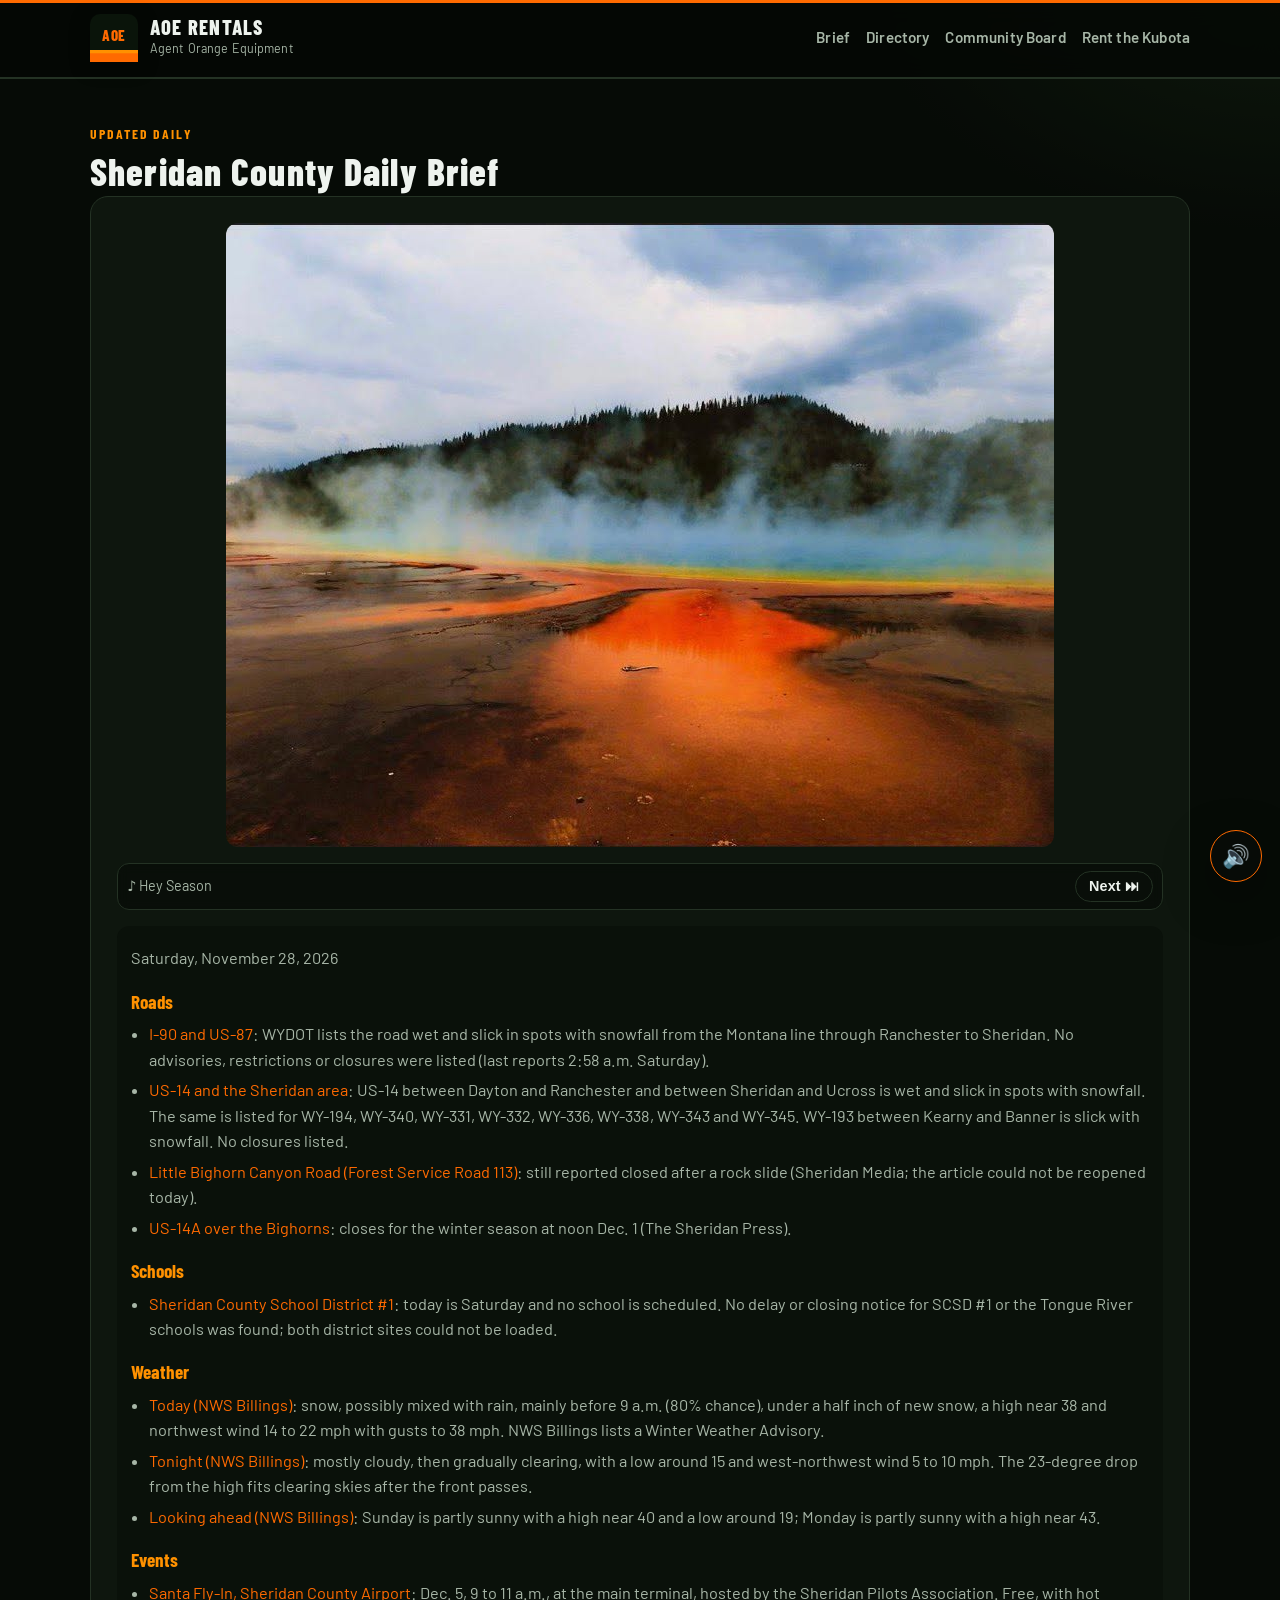
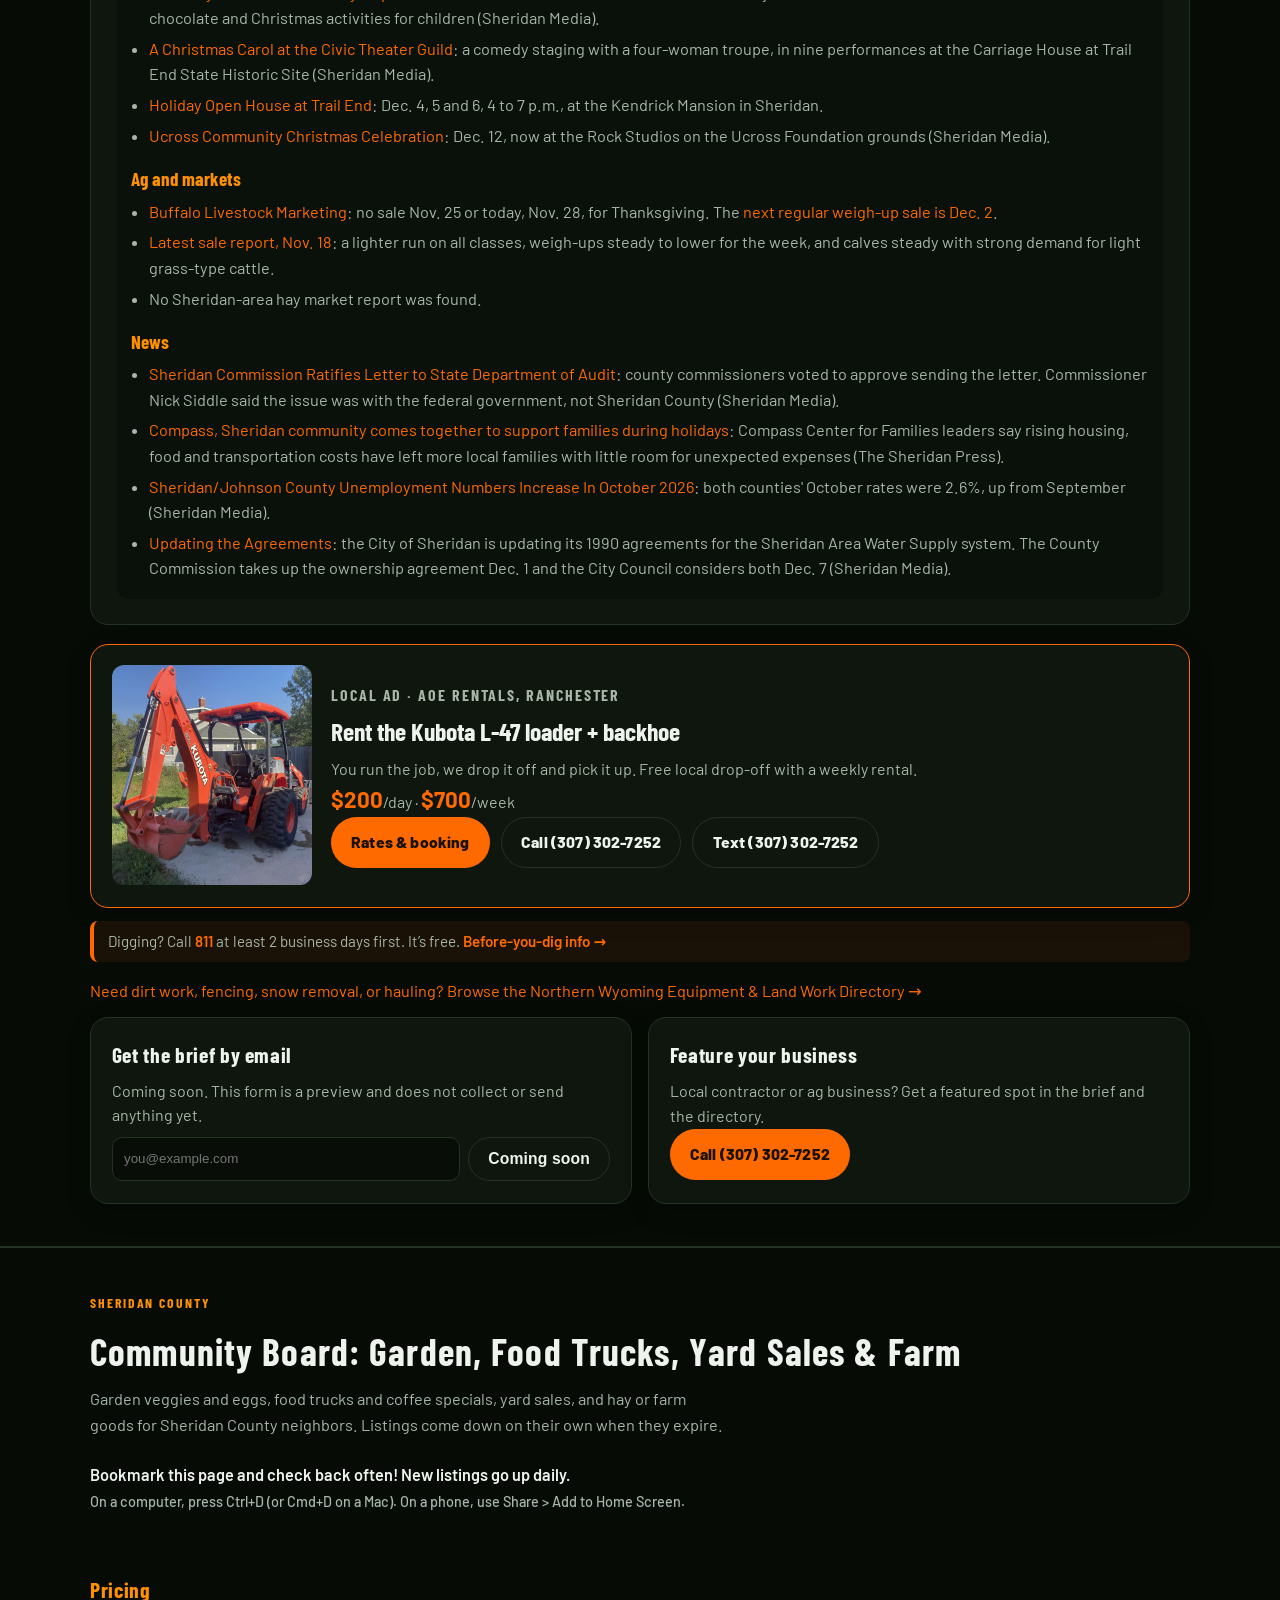
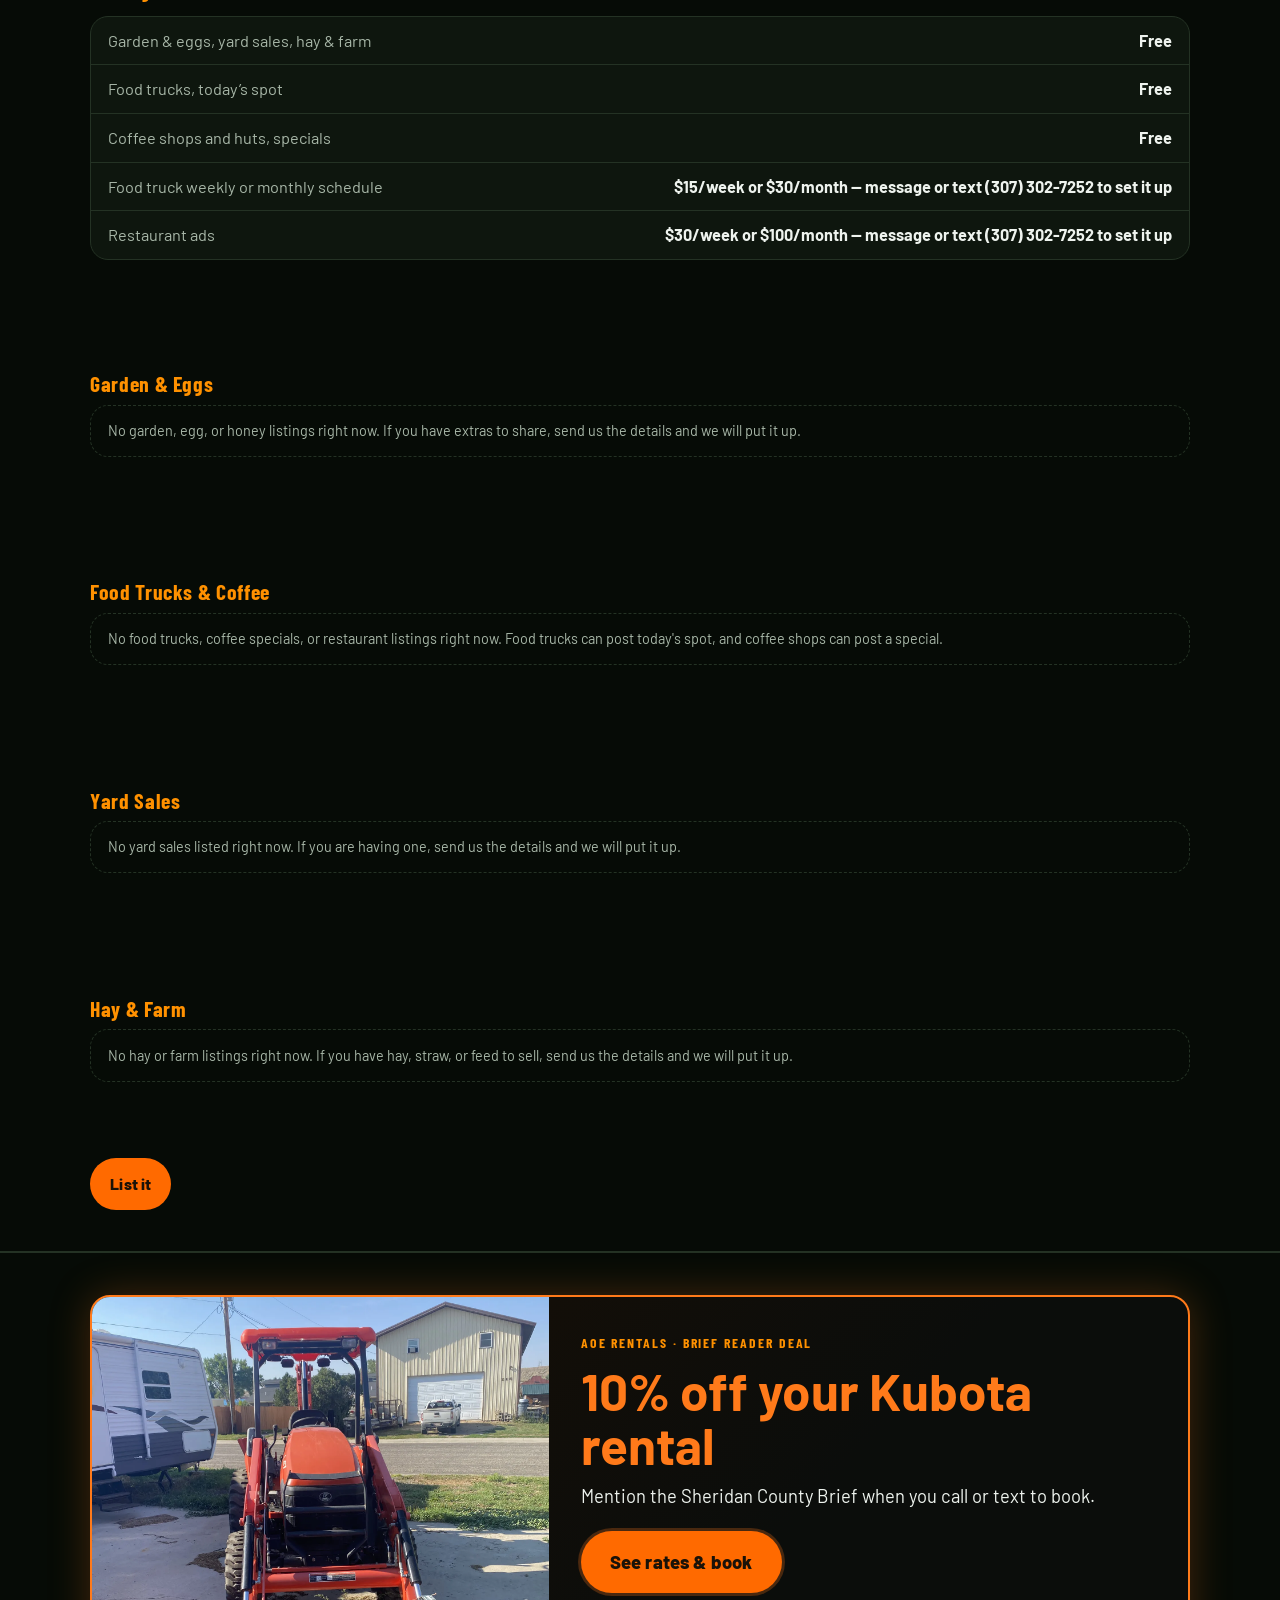
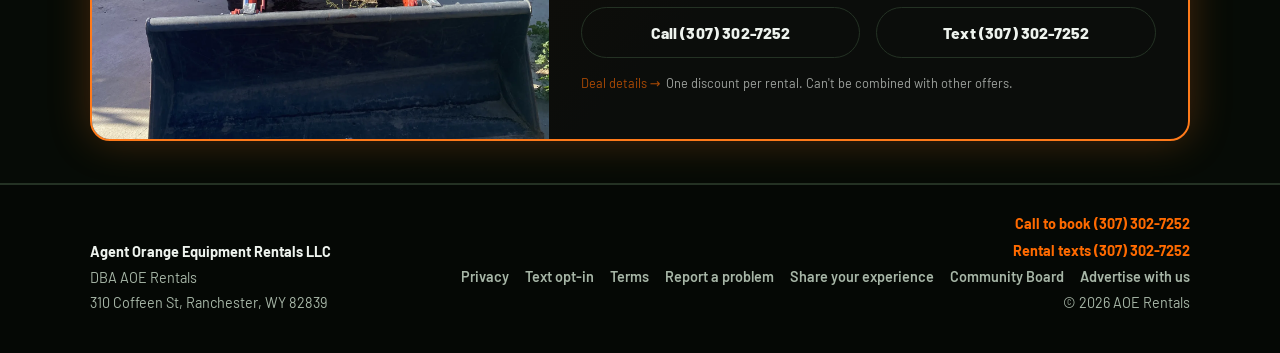
<file: index.html>
<!DOCTYPE html>
<html lang="en">
<head>
  <meta name="google-site-verification" content="XRtDp937F2dgaVs2_JRyppwqxyw12K1FWjylyy8Uv8o" />
  <meta charset="utf-8" />
  <meta name="viewport" content="width=device-width, initial-scale=1" />
  <title>Sheridan County Daily Brief | AOE Rentals · Ranchester, WY</title>
  <meta name="description" content="Sheridan County Daily Brief: roads, schools, weather, events, ag markets, and local news with sources. From AOE Rentals in Ranchester, WY." />
  <link rel="canonical" href="https://aoerentalswyo.com/" />
  <meta name="theme-color" content="#050805" />
  <link rel="preconnect" href="https://fonts.googleapis.com" />
  <link rel="preconnect" href="https://fonts.gstatic.com" crossorigin />
  <link href="https://fonts.googleapis.com/css2?family=Barlow+Condensed:wght@600;700;800&family=Barlow:wght@400;500;600;700;800&display=swap" rel="stylesheet" />
  <link rel="icon" href="/favicon.svg" type="image/svg+xml" />
  <link rel="stylesheet" href="/styles.css" />
  <script data-goatcounter="https://aoerentals.goatcounter.com/count" async src="//gc.zgo.at/count.js"></script>
</head>
<body>
  <a class="skip" href="#main">Skip to content</a>

  <header>
    <div class="wrap nav">
      <a class="brand" href="/">
        <span class="logo" aria-hidden="true">
          <svg viewBox="0 0 48 48" width="44" height="44">
            <rect width="48" height="48" rx="10" fill="#0a140a"/>
            <path d="M0 36h48v12H0z" fill="#ff6a00"/>
            <path d="M0 36h48v3.2H0z" fill="#ff9100"/>
            <text x="24" y="27" text-anchor="middle" fill="#ff6a00" font-size="15" font-weight="800" font-family="Barlow Condensed, Arial Narrow, sans-serif" letter-spacing="0.5">AOE</text>
          </svg>
        </span>
        <span class="brand-text">
          <strong>AOE Rentals</strong>
          <span>Agent Orange Equipment</span>
        </span>
      </a>
      <nav class="nav-links" aria-label="Primary">
        <div class="nav-text-links">
          <a href="/">Brief</a>
          <a href="/directory/">Directory</a>
          <a href="/yard-sales/">Community Board</a>
          <a href="/rentals/">Rent the Kubota</a>
        </div>
      </nav>
    </div>
  </header>

  <main id="main">
    <section class="band" id="brief">
      <div class="wrap">
        <p class="eyebrow">Updated daily</p>
        <h1 class="section-title">Sheridan County Daily Brief</h1>
        <div class="brief">
          <img class="brief-photo" src="assets/img/brief-bg.jpg" alt="Hot spring steam rising in front of forested hills" width="828" height="624" decoding="async" onerror="this.remove()" />
          <div class="brief-player" id="brief-player">
            <button type="button" class="btn btn-ghost sound-toggle" id="sound-toggle" aria-pressed="false">🔇 Sound off</button>
            <span class="now-playing" id="now-playing" aria-live="polite"></span>
            <button type="button" class="btn btn-ghost player-btn" id="player-pause" hidden aria-label="Pause">Pause</button>
            <button type="button" class="btn btn-ghost player-btn" id="player-next" hidden aria-label="Next track">Next ⏭</button>
          </div>
          <span class="brief-badge">Sample brief</span>
          <p class="note" id="brief-label">Sample brief: placeholder content, not real news</p>
          <div class="brief-grid" id="brief-body"></div>
        </div>
        <article class="card ad-card" aria-label="AOE Rentals advertisement">
          <picture class="ad-photo">
            <source srcset="/images/kubota-l47-side.webp" type="image/webp" />
            <img src="/images/kubota-l47-side.jpg" alt="2017 Kubota L-47 loader and backhoe" width="1600" height="2133" loading="lazy" decoding="async" />
          </picture>
          <div class="ad-body">
            <p class="card-kicker">Local ad · AOE Rentals, Ranchester</p>
            <h2>Rent the Kubota L-47 loader + backhoe</h2>
            <p>You run the job, we drop it off and pick it up. Free local drop-off with a weekly rental.</p>
            <p class="ad-price"><b>$200</b>/day · <b>$700</b>/week</p>
            <div class="cta-row">
              <a class="btn btn-primary" href="/rentals/">Rates &amp; booking</a>
              <a class="btn btn-ghost" href="tel:+13073027252">Call (307) 302-7252</a>
              <a class="btn btn-ghost" href="sms:+13073027252">Text (307) 302-7252</a>
            </div>
          </div>
        </article>
        <p class="dig-reminder">Digging? Call <a href="tel:811">811</a> at least 2 business days first. It&rsquo;s free. <a href="/rentals/#dig-safe">Before-you-dig info &rarr;</a></p>
        <p class="dir-teaser"><a href="/directory/">Need dirt work, fencing, snow removal, or hauling? Browse the Northern Wyoming Equipment &amp; Land Work Directory →</a></p>
        <div class="promo-row">
          <article class="card">
            <h3>Get the brief by email</h3>
            <p class="note">Coming soon. This form is a preview and does not collect or send anything yet.</p>
            <form class="signup" onsubmit="return false;" aria-label="Newsletter signup (preview, inactive)">
              <input type="email" placeholder="you@example.com" disabled aria-label="Email (inactive)" />
              <button class="btn btn-ghost" type="button" disabled>Coming soon</button>
            </form>
          </article>
          <article class="card">
            <h3>Feature your business</h3>
            <p>Local contractor or ag business? Get a featured spot in the brief and the directory.</p>
            <a class="btn btn-primary" href="tel:+13073027252">Call (307) 302-7252</a>
          </article>
        </div>
      </div>
    </section>
    <section class="band" id="yard-sales">
      <div class="wrap">
        <p class="eyebrow">Sheridan County</p>
        <h2 class="section-title">Community Board: Garden, Food Trucks, Yard Sales &amp; Farm</h2>
        <p class="section-sub">Garden veggies and eggs, food trucks and coffee specials, yard sales, and hay or farm goods for Sheridan County neighbors. Listings come down on their own when they expire.</p>
        <p class="board-bookmark">Bookmark this page and check back often! New listings go up daily. <span class="board-bookmark-hint">On a computer, press Ctrl+D (or Cmd+D on a Mac). On a phone, use Share &gt; Add to Home Screen.</span></p>
        <section class="board-pricing" aria-labelledby="home-board-pricing-title">
          <h3 id="home-board-pricing-title">Pricing</h3>
          <ul class="board-pricing-list">
            <li><span>Garden &amp; eggs, yard sales, hay &amp; farm</span> <strong>Free</strong></li>
            <li><span>Food trucks, today&rsquo;s spot</span> <strong>Free</strong></li>
            <li><span>Coffee shops and huts, specials</span> <strong>Free</strong></li>
            <li><span>Food truck weekly or monthly schedule</span> <strong>$15/week or $30/month &mdash; message or text (307) 302-7252 to set it up</strong></li>
            <li><span>Restaurant ads</span> <strong>$30/week or $100/month &mdash; message or text (307) 302-7252 to set it up</strong></li>
          </ul>
        </section>
        <div class="community-board">
          <section class="board-section" aria-labelledby="home-board-garden">
            <h3 id="home-board-garden">Garden &amp; Eggs</h3>
            <div id="garden-body"></div>
          </section>
          <section class="board-section" aria-labelledby="home-board-food">
            <h3 id="home-board-food">Food Trucks &amp; Coffee</h3>
            <div id="food-body"></div>
          </section>
          <section class="board-section" aria-labelledby="home-board-yard">
            <h3 id="home-board-yard">Yard Sales</h3>
            <div id="yard-sales-body"></div>
          </section>
          <section class="board-section" aria-labelledby="home-board-farm">
            <h3 id="home-board-farm">Hay &amp; Farm</h3>
            <div id="farm-body"></div>
          </section>
        </div>
        <div class="cta-row yard-sales-actions">
          <a class="btn btn-primary" href="/yard-sales/">List it</a>
        </div>
      </div>
    </section>
    <section class="band" id="promo">
      <div class="wrap">
        <div class="promo">
          <a class="promo-media" href="/promo/"><picture><source srcset="/images/kubota-l47-front.webp" type="image/webp" /><img class="promo-img" src="/images/kubota-l47-front.jpg" alt="2017 Kubota L-47 ready to rent" decoding="async" /></picture></a>
          <div class="promo-body">
            <p class="eyebrow">AOE Rentals · Brief reader deal</p>
            <h2 class="promo-h">10% off your Kubota rental</h2>
            <p class="promo-sub">Mention the Sheridan County Brief when you call or text to book.</p>
            <a class="btn btn-primary btn-xl" href="/rentals/">See rates &amp; book</a>
            <div class="cta-row promo-row">
              <a class="btn btn-ghost" href="tel:+13073027252">Call (307) 302-7252</a>
              <a class="btn btn-ghost" href="sms:+13073027252">Text (307) 302-7252</a>
            </div>
            <p class="promo-fine"><a href="/promo/">Deal details →</a>&nbsp;&nbsp;One discount per rental. Can't be combined with other offers.</p>
          </div>
        </div>
      </div>
    </section>
  </main>

  <footer>
    <div class="wrap foot">
      <div class="foot-brand">
        <strong>Agent Orange Equipment Rentals LLC</strong>
        <span>DBA AOE Rentals</span>
        <address>310 Coffeen St, Ranchester, WY 82839</address>
      </div>
      <div class="foot-meta">
        <a href="tel:+13073027252">Call to book (307) 302-7252</a>
        <a href="tel:+13073027252">Rental texts (307) 302-7252</a>
        <nav class="foot-legal" aria-label="Legal">
          <a href="/privacy.html">Privacy</a>
          <a href="/text-opt-in.html">Text opt-in</a>
          <a href="/terms.html">Terms</a>
          <a href="mailto:buzzbe+website@mail.grokbot.com?subject=AOE%20website%20problem%20report&amp;body=Page%20URL%3A%0A%0AWhat%20went%20wrong%3A%0A" title="Email us about a broken page or typo">Report a problem</a>
          <a href="mailto:buzzbe+experience@mail.grokbot.com?subject=Share%20my%20AOE%20experience&amp;body=Service%20used%20%28e.g.%20Kubota%20rental%2C%20trailer%2C%20other%29%3A%0A%0AYour%20experience%3A%0A%0APublic%20display%20name%20%28optional%29%3A%0A%0AMay%20we%20publish%20your%20comments%20on%20our%20website%3F%20Yes%20%2F%20No%20%28please%20choose%29%3A%0A%0ANote%3A%20Submissions%20are%20reviewed%20by%20us%20and%20are%20never%20posted%20automatically.%20Sending%20this%20email%20does%20not%20count%20as%20permission%20to%20publish.%0A" title="Email us about your rental">Share your experience</a>
          <a href="/yard-sales/">Community Board</a>
          <a href="/advertise/">Advertise with us</a>
        </nav>
        <span>© <span id="y"></span> AOE Rentals</span>
      </div>
    </div>
  </footer>
  <script src="/site.js"></script>
</body>
</html>
</file>
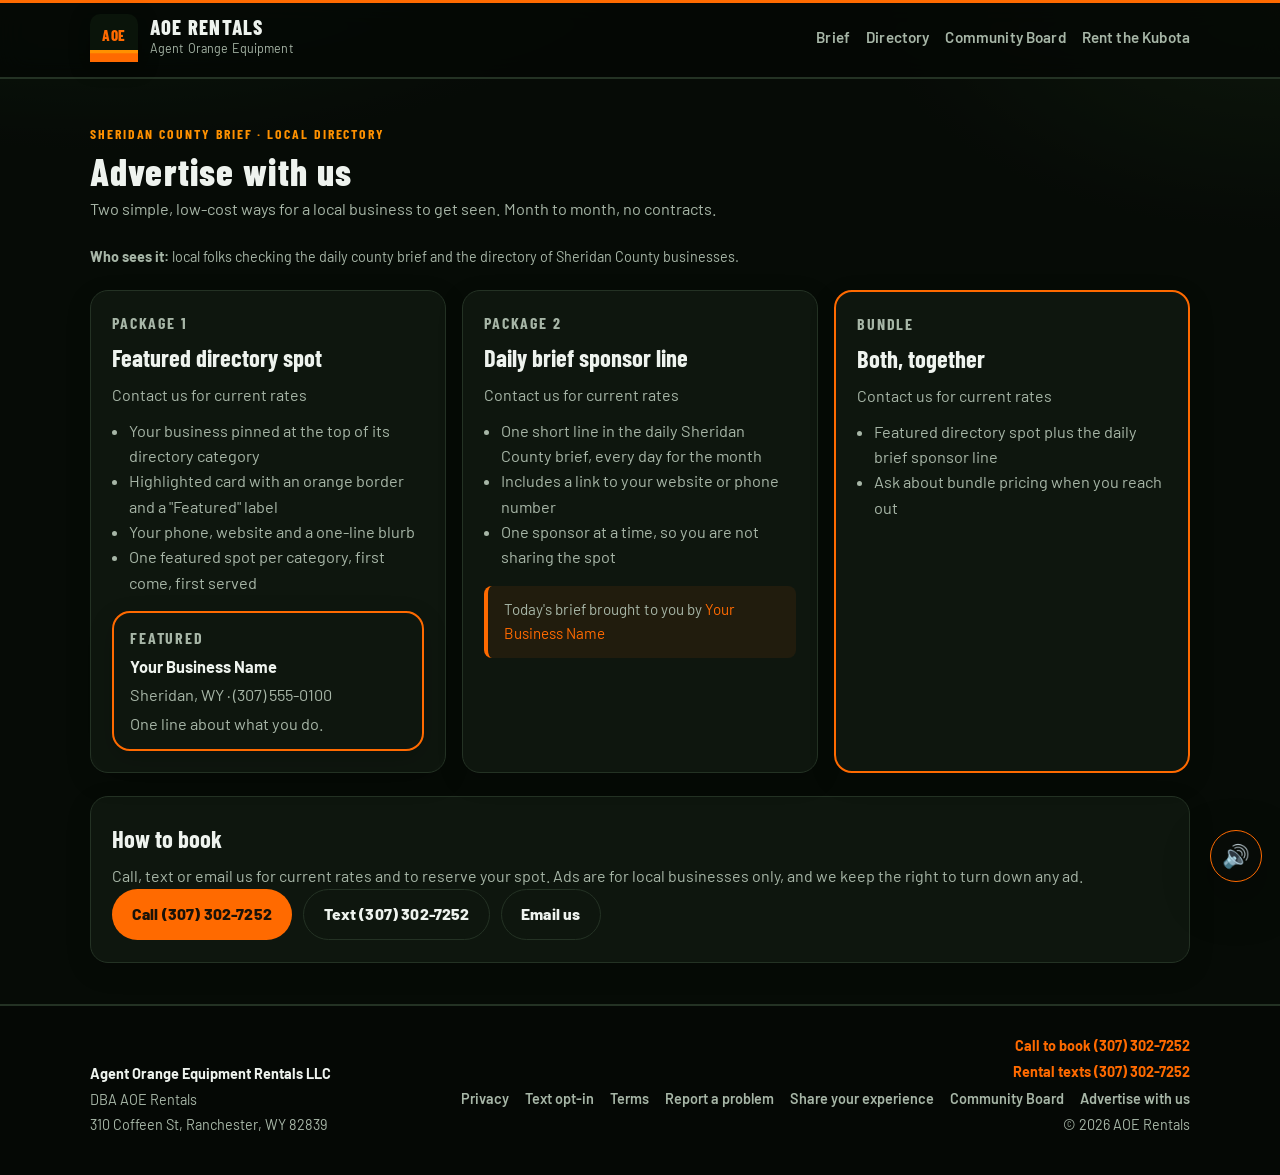
<file: advertise/index.html>
<!DOCTYPE html>
<html lang="en">
<head>
  <meta charset="utf-8" />
  <meta name="viewport" content="width=device-width, initial-scale=1" />
  <title>Advertise | AOE Rentals · Sheridan County Brief</title>
  <meta name="description" content="Featured directory spots and daily brief sponsor lines for local Sheridan County businesses." />
  <meta name="theme-color" content="#050805" />
  <link rel="preconnect" href="https://fonts.googleapis.com" />
  <link rel="preconnect" href="https://fonts.gstatic.com" crossorigin />
  <link href="https://fonts.googleapis.com/css2?family=Barlow+Condensed:wght@600;700;800&family=Barlow:wght@400;500;600;700;800&display=swap" rel="stylesheet" />
  <link rel="icon" href="/favicon.svg" type="image/svg+xml" />
  <link rel="stylesheet" href="/styles.css" />
  <script data-goatcounter="https://aoerentals.goatcounter.com/count" async src="//gc.zgo.at/count.js"></script>
</head>
<body>
  <a class="skip" href="#main">Skip to content</a>

  <header>
    <div class="wrap nav">
      <a class="brand" href="/">
        <span class="logo" aria-hidden="true">
          <svg viewBox="0 0 48 48" width="44" height="44">
            <rect width="48" height="48" rx="10" fill="#0a140a"/>
            <path d="M0 36h48v12H0z" fill="#ff6a00"/>
            <path d="M0 36h48v3.2H0z" fill="#ff9100"/>
            <text x="24" y="27" text-anchor="middle" fill="#ff6a00" font-size="15" font-weight="800" font-family="Barlow Condensed, Arial Narrow, sans-serif" letter-spacing="0.5">AOE</text>
          </svg>
        </span>
        <span class="brand-text">
          <strong>AOE Rentals</strong>
          <span>Agent Orange Equipment</span>
        </span>
      </a>
      <nav class="nav-links" aria-label="Primary">
        <div class="nav-text-links">
          <a href="/">Brief</a>
          <a href="/directory/">Directory</a>
          <a href="/yard-sales/">Community Board</a>
          <a href="/rentals/">Rent the Kubota</a>
        </div>
      </nav>
    </div>
  </header>

  <main id="main">
    <section class="band">
      <div class="wrap">
        <p class="eyebrow">Sheridan County Brief · Local Directory</p>
        <h1 class="section-title">Advertise with us</h1>
        <p class="section-sub">Two simple, low-cost ways for a local business to get seen. Month to month, no contracts.</p>
        <p class="note"><strong>Who sees it:</strong> local folks checking the daily county brief and the directory of Sheridan County businesses.</p>

        <div class="ad-packages">
          <article class="card ad-pkg">
            <p class="card-kicker">Package 1</p>
            <h2>Featured directory spot</h2>
            <p class="ad-pkg-price">Contact us for current rates</p>
            <ul>
              <li>Your business pinned at the top of its directory category</li>
              <li>Highlighted card with an orange border and a "Featured" label</li>
              <li>Your phone, website and a one-line blurb</li>
              <li>One featured spot per category, first come, first served</li>
            </ul>
            <div class="ad-sample card featured" aria-label="Example featured card">
              <p class="card-kicker">Featured</p>
              <strong>Your Business Name</strong>
              <span>Sheridan, WY · (307) 555-0100</span>
              <span>One line about what you do.</span>
            </div>
          </article>

          <article class="card ad-pkg">
            <p class="card-kicker">Package 2</p>
            <h2>Daily brief sponsor line</h2>
            <p class="ad-pkg-price">Contact us for current rates</p>
            <ul>
              <li>One short line in the daily Sheridan County brief, every day for the month</li>
              <li>Includes a link to your website or phone number</li>
              <li>One sponsor at a time, so you are not sharing the spot</li>
            </ul>
            <div class="ad-sample ad-sponsor-line" aria-label="Example sponsor line">
              Today's brief brought to you by <a href="#" onclick="return false;">Your Business Name</a>
            </div>
          </article>

          <article class="card ad-pkg featured">
            <p class="card-kicker">Bundle</p>
            <h2>Both, together</h2>
            <p class="ad-pkg-price">Contact us for current rates</p>
            <ul>
              <li>Featured directory spot plus the daily brief sponsor line</li>
              <li>Ask about bundle pricing when you reach out</li>
            </ul>
          </article>
        </div>

        <div class="card ad-book">
          <h2>How to book</h2>
          <p>Call, text or email us for current rates and to reserve your spot. Ads are for local businesses only, and we keep the right to turn down any ad.</p>
          <div class="cta-row">
            <a class="btn btn-primary" href="tel:+13073027252">Call (307) 302-7252</a>
            <a class="btn btn-ghost" href="sms:+13073027252">Text (307) 302-7252</a>
            <a class="btn btn-ghost" href="mailto:buzzbe+advertise@mail.grokbot.com?subject=AOE%20advertising%20inquiry">Email us</a>
          </div>
        </div>
      </div>
    </section>
  </main>

  <footer>
    <div class="wrap foot">
      <div class="foot-brand">
        <strong>Agent Orange Equipment Rentals LLC</strong>
        <span>DBA AOE Rentals</span>
        <address>310 Coffeen St, Ranchester, WY 82839</address>
      </div>
      <div class="foot-meta">
        <a href="tel:+13073027252">Call to book (307) 302-7252</a>
        <a href="tel:+13073027252">Rental texts (307) 302-7252</a>
        <nav class="foot-legal" aria-label="Legal">
          <a href="/privacy.html">Privacy</a>
          <a href="/text-opt-in.html">Text opt-in</a>
          <a href="/terms.html">Terms</a>
          <a href="mailto:buzzbe+website@mail.grokbot.com?subject=AOE%20website%20problem%20report&amp;body=Page%20URL%3A%0A%0AWhat%20went%20wrong%3A%0A" title="Email us about a broken page or typo">Report a problem</a>
          <a href="mailto:buzzbe+experience@mail.grokbot.com?subject=Share%20my%20AOE%20experience&amp;body=Service%20used%20%28e.g.%20Kubota%20rental%2C%20trailer%2C%20other%29%3A%0A%0AYour%20experience%3A%0A%0APublic%20display%20name%20%28optional%29%3A%0A%0AMay%20we%20publish%20your%20comments%20on%20our%20website%3F%20Yes%20%2F%20No%20%28please%20choose%29%3A%0A%0ANote%3A%20Submissions%20are%20reviewed%20by%20us%20and%20are%20never%20posted%20automatically.%20Sending%20this%20email%20does%20not%20count%20as%20permission%20to%20publish.%0A" title="Email us about your rental">Share your experience</a>
          <a href="/yard-sales/">Community Board</a>
          <a href="/advertise/">Advertise with us</a>
        </nav>
        <span>© <span id="y"></span> AOE Rentals</span>
      </div>
    </div>
  </footer>
  <script src="/site.js"></script>
</body>
</html>
</file>
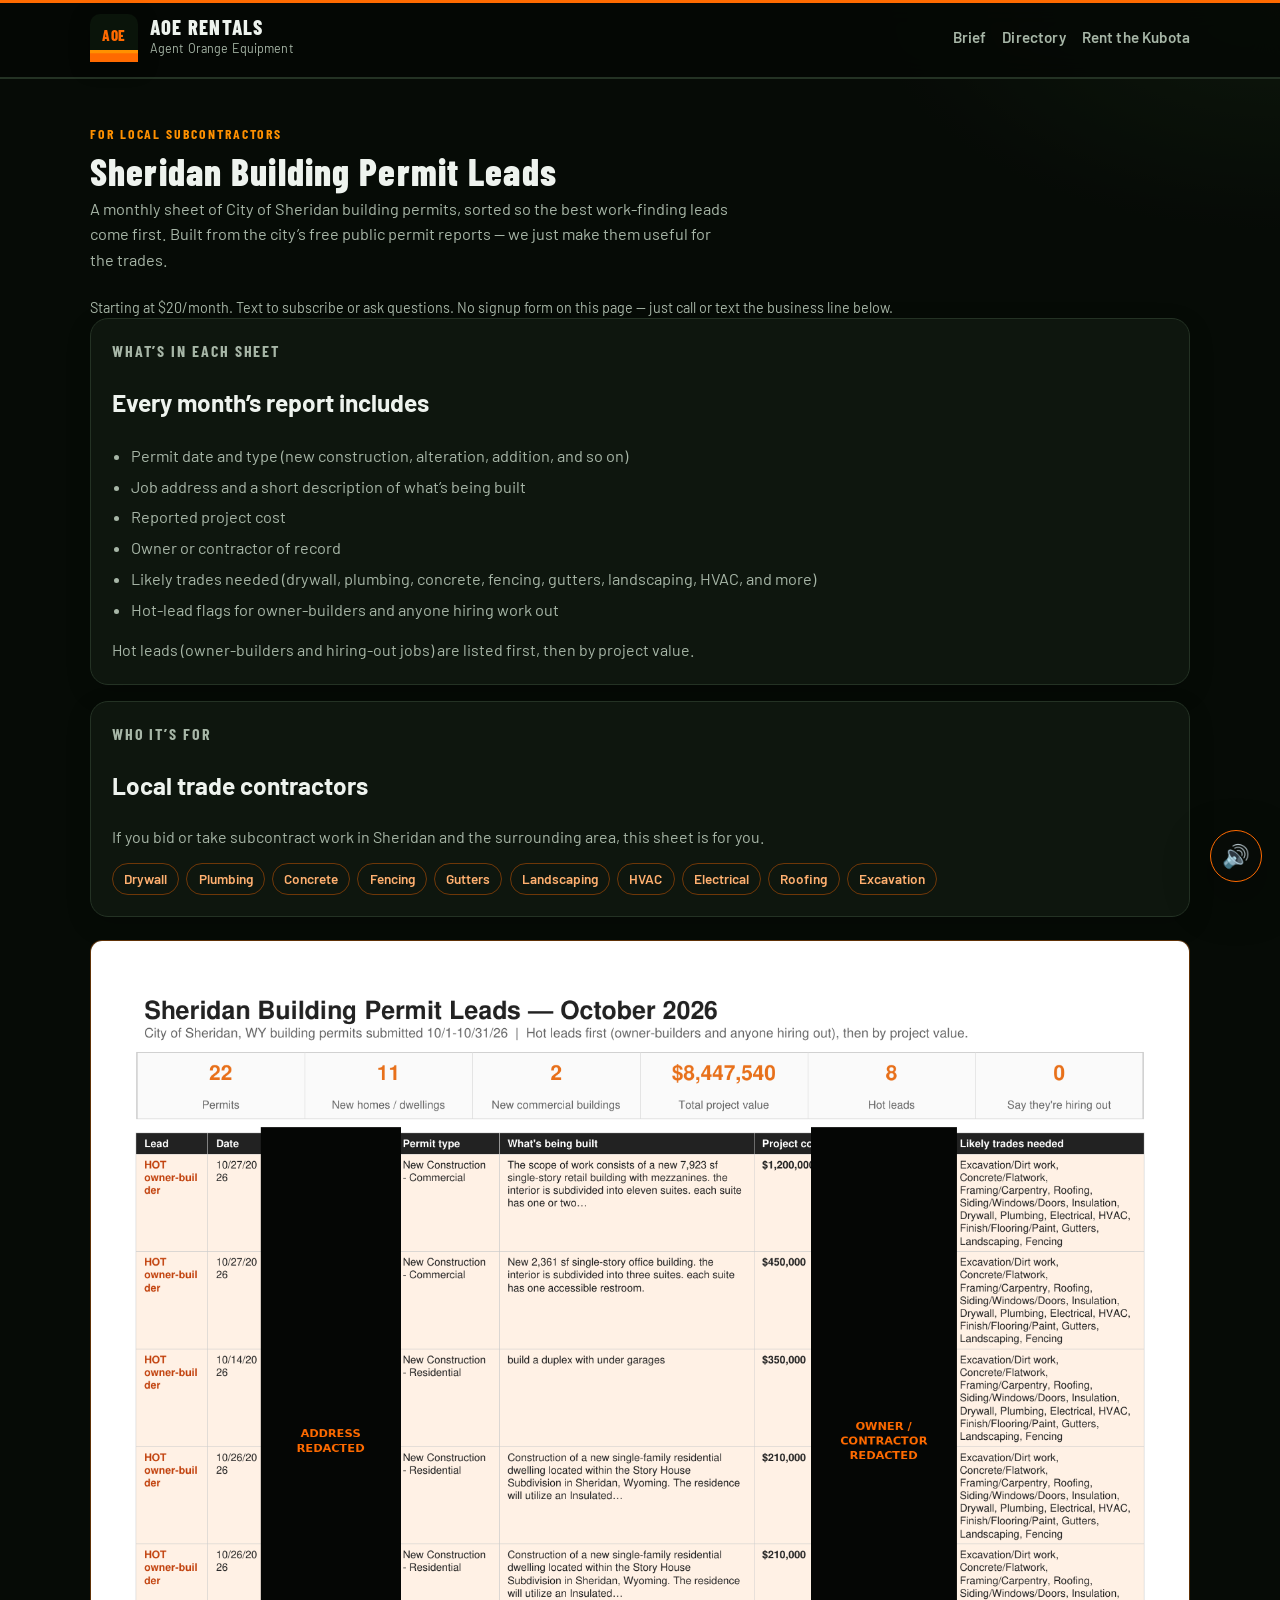
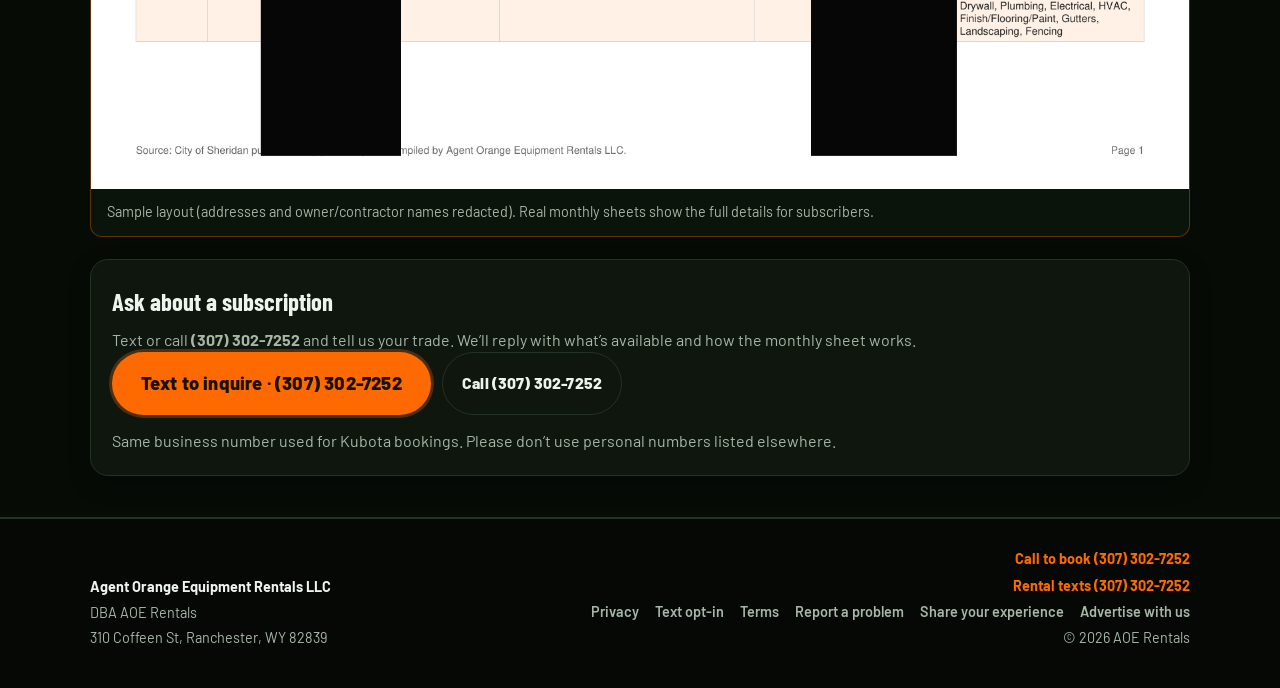
<file: contractor-leads/index.html>
<!DOCTYPE html>
<html lang="en">
<head>
  <meta charset="utf-8" />
  <meta name="viewport" content="width=device-width, initial-scale=1" />
  <title>Contractor Leads | AOE Rentals · Sheridan, WY</title>
  <meta name="description" content="Monthly Sheridan building permit leads for local subcontractors. Text AOE Rentals to inquire." />
  <meta name="robots" content="noindex,nofollow" />
  <meta name="theme-color" content="#050805" />
  <link rel="preconnect" href="https://fonts.googleapis.com" />
  <link rel="preconnect" href="https://fonts.gstatic.com" crossorigin />
  <link href="https://fonts.googleapis.com/css2?family=Barlow+Condensed:wght@600;700;800&family=Barlow:wght@400;500;600;700;800&display=swap" rel="stylesheet" />
  <link rel="icon" href="/favicon.svg" type="image/svg+xml" />
  <link rel="stylesheet" href="/styles.css" />
  <script data-goatcounter="https://aoerentals.goatcounter.com/count" async src="//gc.zgo.at/count.js"></script>
  <style>
    .leads-preview {
      margin: 1.4rem 0;
      border: 1px solid rgba(255, 106, 0, 0.35);
      border-radius: 12px;
      overflow: hidden;
      background: #0a140a;
    }
    .leads-preview img {
      display: block;
      width: 100%;
      height: auto;
    }
    .leads-preview figcaption {
      padding: 0.75rem 1rem;
      color: var(--muted, #a8b5a8);
      font-size: 0.9rem;
    }
    .leads-list {
      margin: 0.6rem 0 0;
      padding-left: 1.2rem;
      color: var(--muted, #a8b5a8);
    }
    .leads-list li { margin: 0.35rem 0; }
    .leads-who {
      display: flex;
      flex-wrap: wrap;
      gap: 0.45rem;
      margin: 0.8rem 0 0;
    }
    .leads-who span {
      display: inline-block;
      padding: 0.28rem 0.7rem;
      border-radius: 999px;
      border: 1px solid rgba(255, 106, 0, 0.4);
      color: #ffb070;
      font-size: 0.85rem;
      font-weight: 600;
    }
  </style>
</head>
<body>
  <a class="skip" href="#main">Skip to content</a>

  <header>
    <div class="wrap nav">
      <a class="brand" href="/">
        <span class="logo" aria-hidden="true">
          <svg viewBox="0 0 48 48" width="44" height="44">
            <rect width="48" height="48" rx="10" fill="#0a140a"/>
            <path d="M0 36h48v12H0z" fill="#ff6a00"/>
            <path d="M0 36h48v3.2H0z" fill="#ff9100"/>
            <text x="24" y="27" text-anchor="middle" fill="#ff6a00" font-size="15" font-weight="800" font-family="Barlow Condensed, Arial Narrow, sans-serif" letter-spacing="0.5">AOE</text>
          </svg>
        </span>
        <span class="brand-text">
          <strong>AOE Rentals</strong>
          <span>Agent Orange Equipment</span>
        </span>
      </a>
      <nav class="nav-links" aria-label="Primary">
        <div class="nav-text-links">
          <a href="/">Brief</a>
          <a href="/directory/">Directory</a>
          <a href="/rentals/">Rent the Kubota</a>
        </div>
      </nav>
    </div>
  </header>

  <main id="main">
    <section class="band">
      <div class="wrap">
        <p class="eyebrow">For local subcontractors</p>
        <h1 class="section-title">Sheridan Building Permit Leads</h1>
        <p class="section-sub">
          A monthly sheet of City of Sheridan building permits, sorted so the best work-finding leads come first.
          Built from the city’s free public permit reports — we just make them useful for the trades.
        </p>
        <p class="note">
          Starting at $20/month. Text to subscribe or ask questions. No signup form on this page — just call or text the business line below.
        </p>

        <article class="card">
          <p class="card-kicker">What’s in each sheet</p>
          <h2>Every month’s report includes</h2>
          <ul class="leads-list">
            <li>Permit date and type (new construction, alteration, addition, and so on)</li>
            <li>Job address and a short description of what’s being built</li>
            <li>Reported project cost</li>
            <li>Owner or contractor of record</li>
            <li>Likely trades needed (drywall, plumbing, concrete, fencing, gutters, landscaping, HVAC, and more)</li>
            <li>Hot-lead flags for owner-builders and anyone hiring work out</li>
          </ul>
          <p class="note" style="margin-top:1rem">Hot leads (owner-builders and hiring-out jobs) are listed first, then by project value.</p>
        </article>

        <article class="card" style="margin-top:1rem">
          <p class="card-kicker">Who it’s for</p>
          <h2>Local trade contractors</h2>
          <p>If you bid or take subcontract work in Sheridan and the surrounding area, this sheet is for you.</p>
          <div class="leads-who" aria-label="Example trades">
            <span>Drywall</span>
            <span>Plumbing</span>
            <span>Concrete</span>
            <span>Fencing</span>
            <span>Gutters</span>
            <span>Landscaping</span>
            <span>HVAC</span>
            <span>Electrical</span>
            <span>Roofing</span>
            <span>Excavation</span>
          </div>
        </article>

        <figure class="leads-preview">
          <img
            src="/images/leads-preview-redacted-v2.png"
            alt="Sample October 2026 lead sheet with address and owner/contractor columns fully redacted"
            width="1650"
            height="1275"
            loading="lazy"
            decoding="async"
          />
          <figcaption>
            Sample layout (addresses and owner/contractor names redacted). Real monthly sheets show the full details for subscribers.
          </figcaption>
        </figure>

        <div class="card ad-book">
          <h2>Ask about a subscription</h2>
          <p>
            Text or call <strong>(307) 302-7252</strong> and tell us your trade.
            We’ll reply with what’s available and how the monthly sheet works.
          </p>
          <div class="cta-row">
            <a
              class="btn btn-primary btn-xl"
              href="sms:+13073027252?body=Hi%2C%20I%27m%20interested%20in%20the%20Sheridan%20permit%20leads%20sheet.%20My%20trade%20is%3A%20"
            >Text to inquire · (307) 302-7252</a>
            <a class="btn btn-ghost" href="tel:+13073027252">Call (307) 302-7252</a>
          </div>
          <p class="note" style="margin-top:0.9rem">
            Same business number used for Kubota bookings. Please don’t use personal numbers listed elsewhere.
          </p>
        </div>
      </div>
    </section>
  </main>

  <footer>
    <div class="wrap foot">
      <div class="foot-brand">
        <strong>Agent Orange Equipment Rentals LLC</strong>
        <span>DBA AOE Rentals</span>
        <address>310 Coffeen St, Ranchester, WY 82839</address>
      </div>
      <div class="foot-meta">
        <a href="tel:+13073027252">Call to book (307) 302-7252</a>
        <a href="tel:+13073027252">Rental texts (307) 302-7252</a>
        <nav class="foot-legal" aria-label="Legal">
          <a href="/privacy.html">Privacy</a>
          <a href="/text-opt-in.html">Text opt-in</a>
          <a href="/terms.html">Terms</a>
          <a href="mailto:buzzbe+website@mail.grokbot.com?subject=AOE%20website%20problem%20report&amp;body=Page%20URL%3A%0A%0AWhat%20went%20wrong%3A%0A" title="Email us about a broken page or typo">Report a problem</a>
          <a href="mailto:buzzbe+experience@mail.grokbot.com?subject=Share%20my%20AOE%20experience&amp;body=Service%20used%20%28e.g.%20Kubota%20rental%2C%20trailer%2C%20other%29%3A%0A%0AYour%20experience%3A%0A%0APublic%20display%20name%20%28optional%29%3A%0A%0AMay%20we%20publish%20your%20comments%20on%20our%20website%3F%20Yes%20%2F%20No%20%28please%20choose%29%3A%0A%0ANote%3A%20Submissions%20are%20reviewed%20by%20us%20and%20are%20never%20posted%20automatically.%20Sending%20this%20email%20does%20not%20count%20as%20permission%20to%20publish.%0A" title="Email us about your rental">Share your experience</a>
          <a href="/advertise/">Advertise with us</a>
        </nav>
        <span>© <span id="y"></span> AOE Rentals</span>
      </div>
    </div>
  </footer>
  <script src="/site.js"></script>
</body>
</html>
</file>
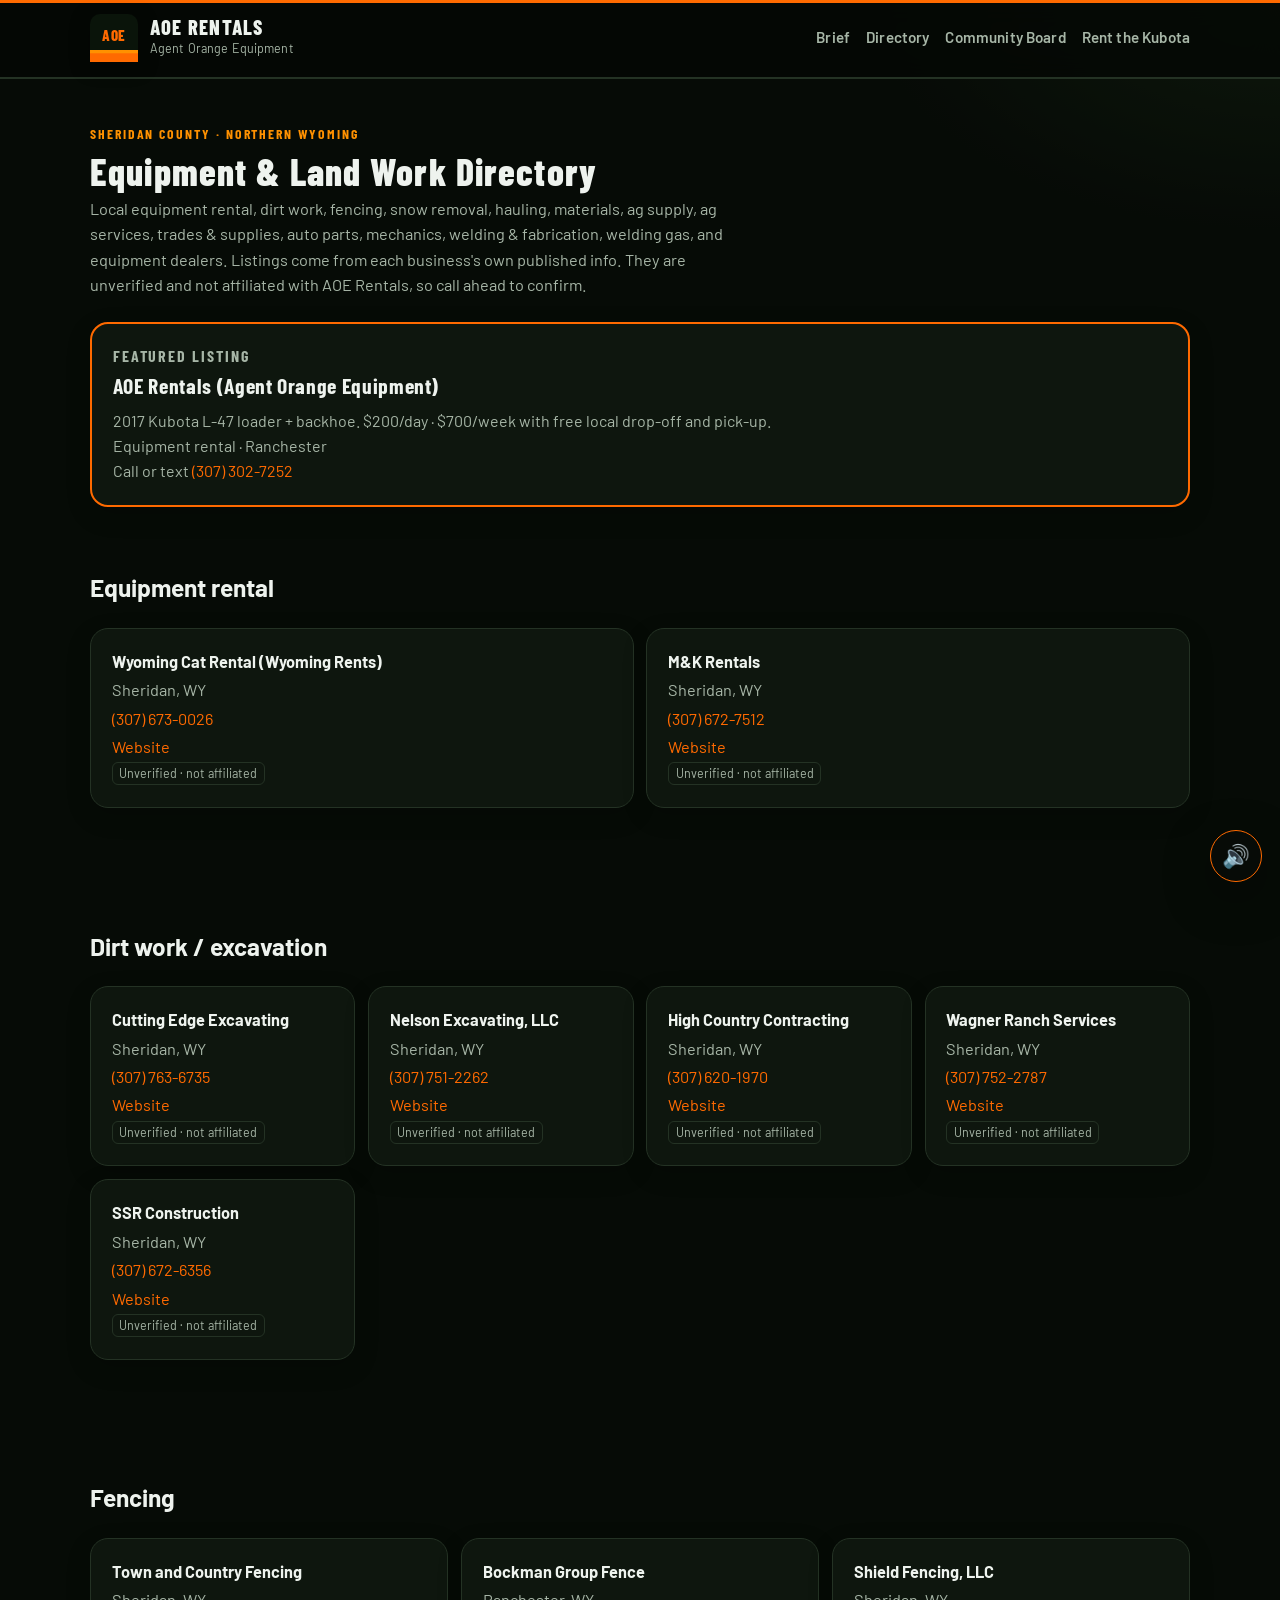
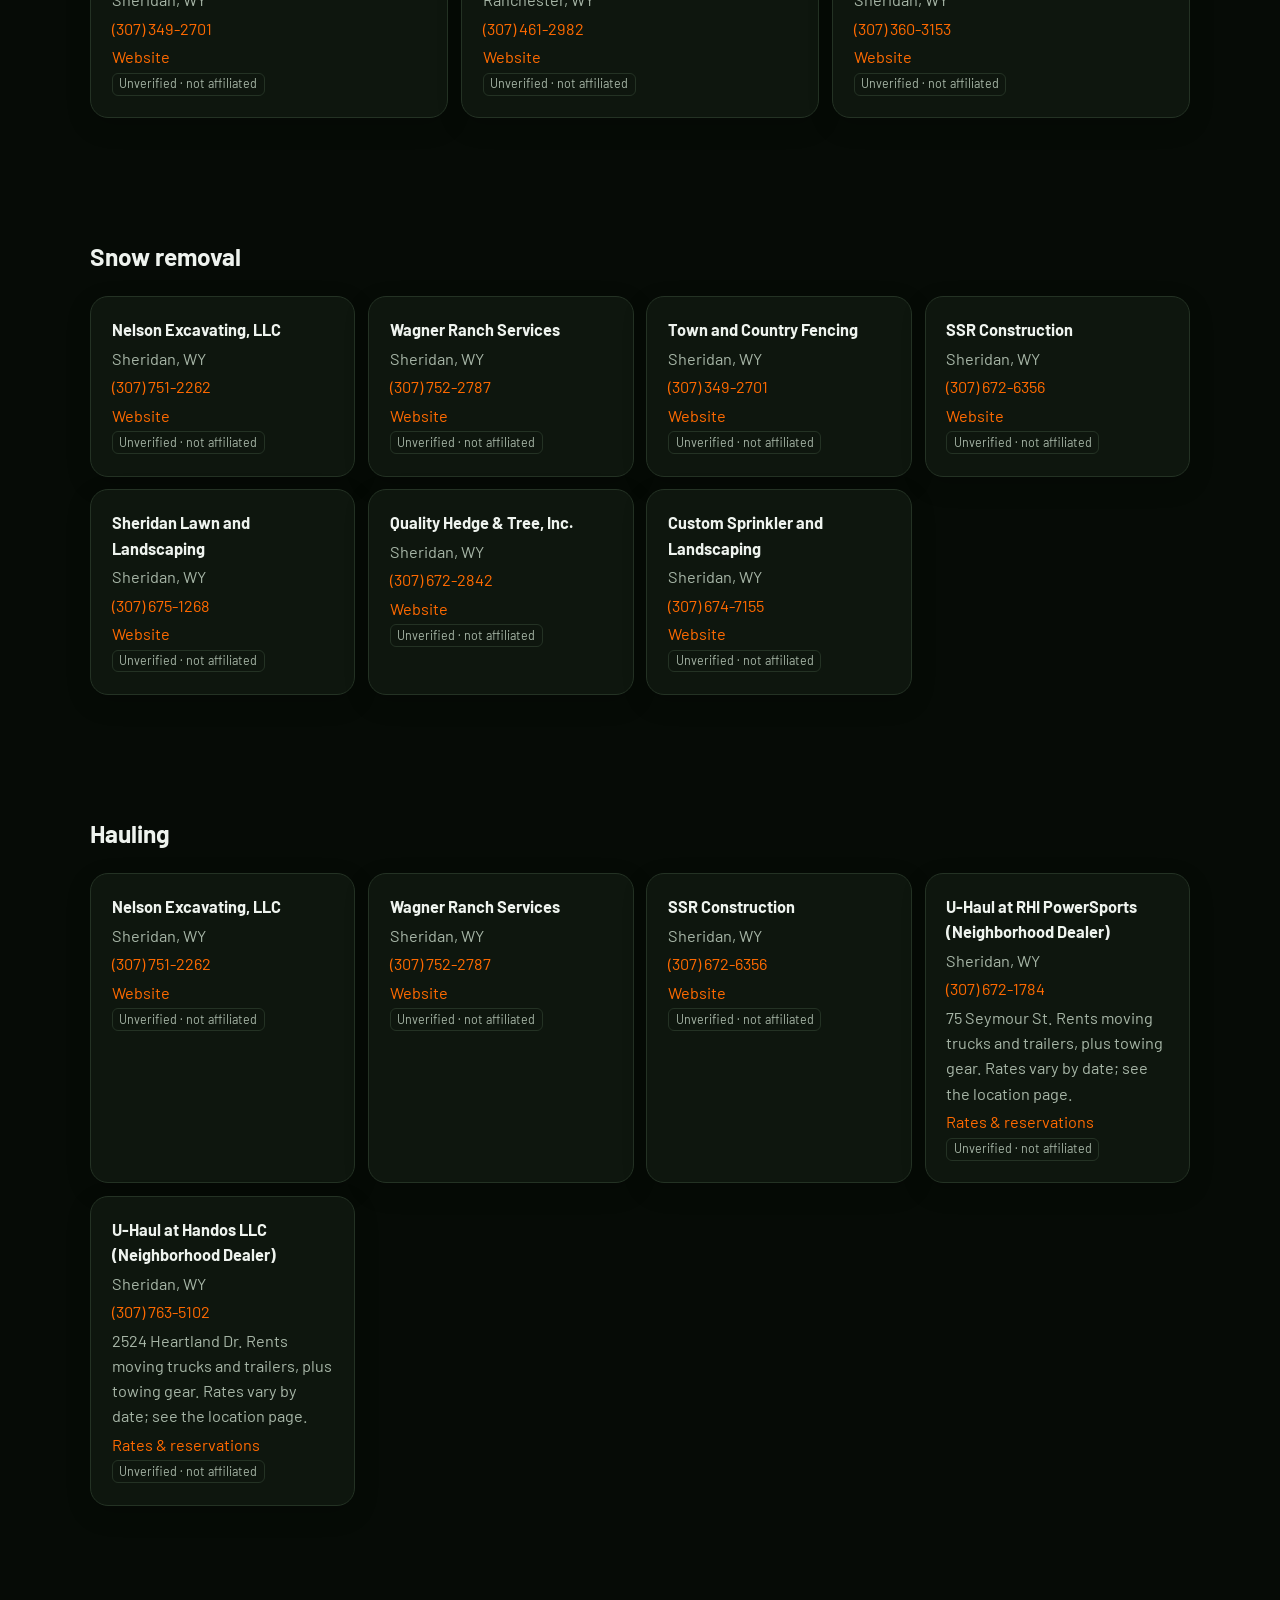
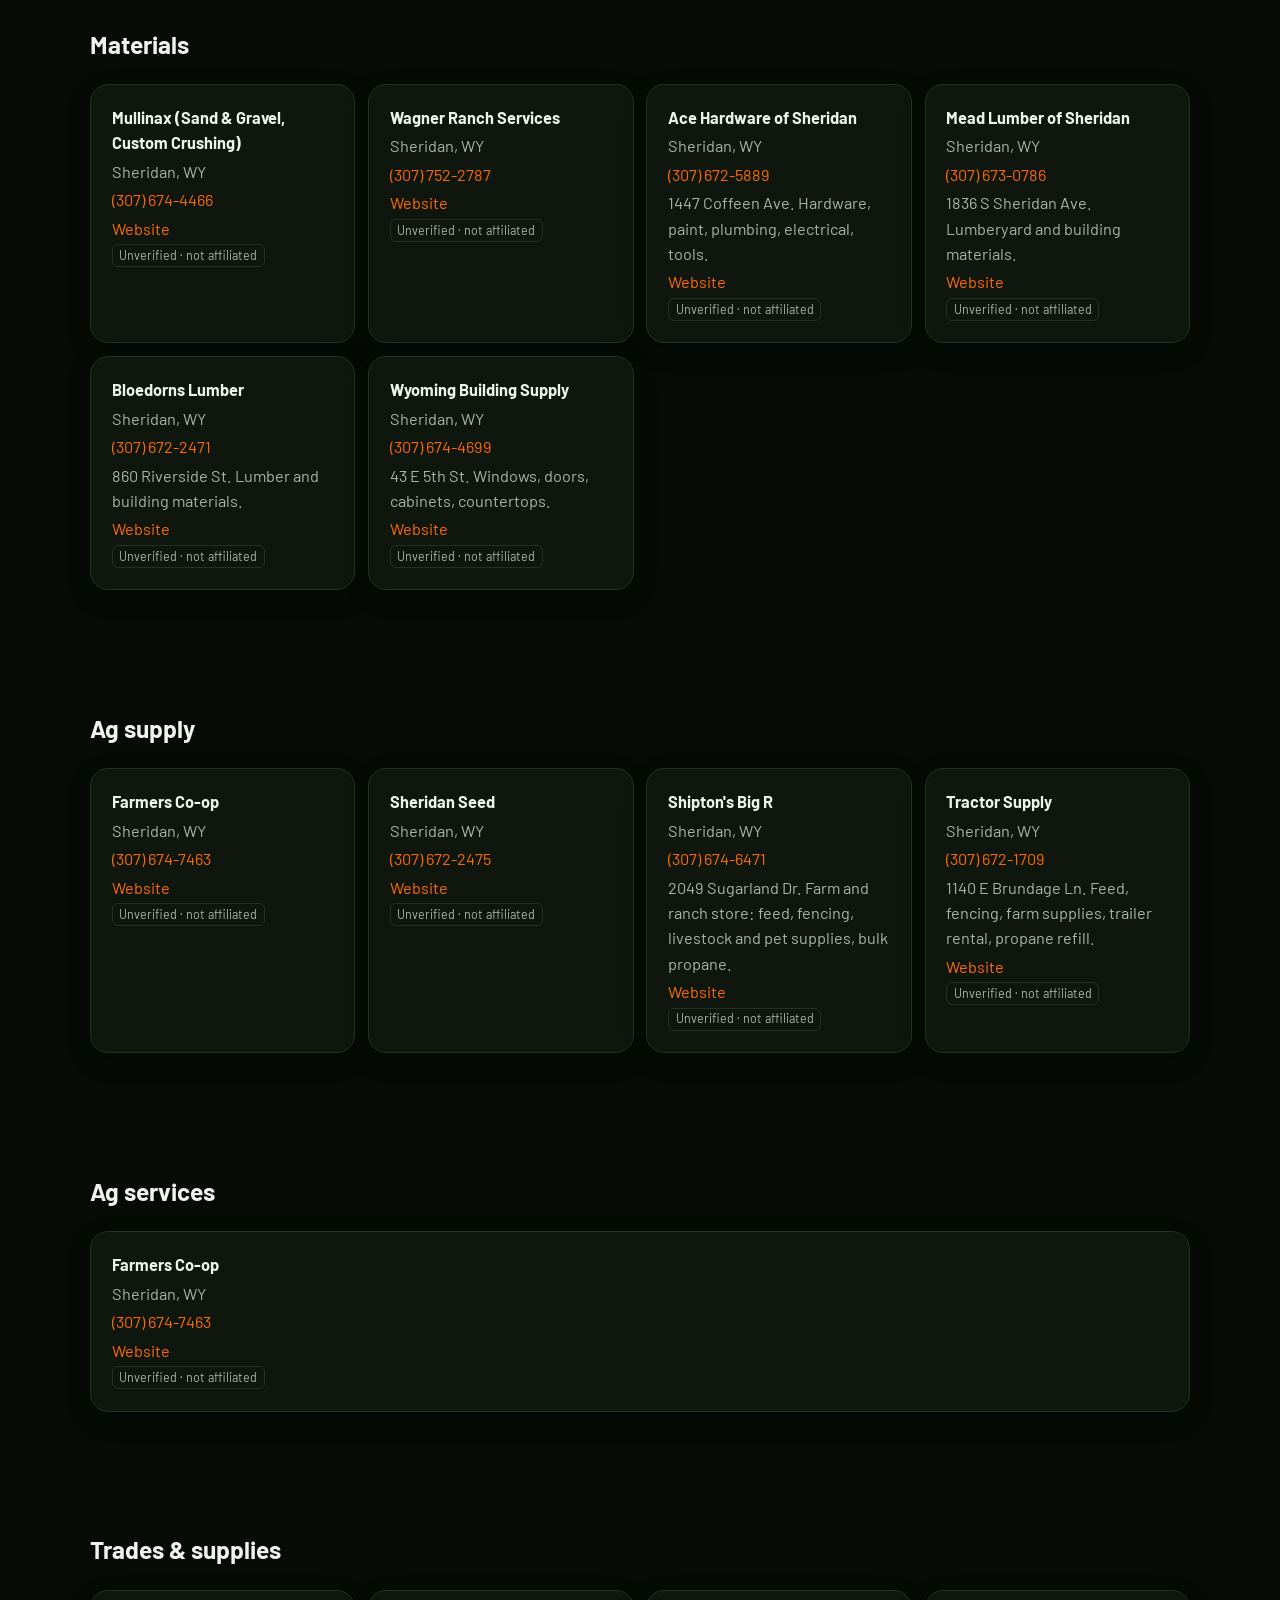
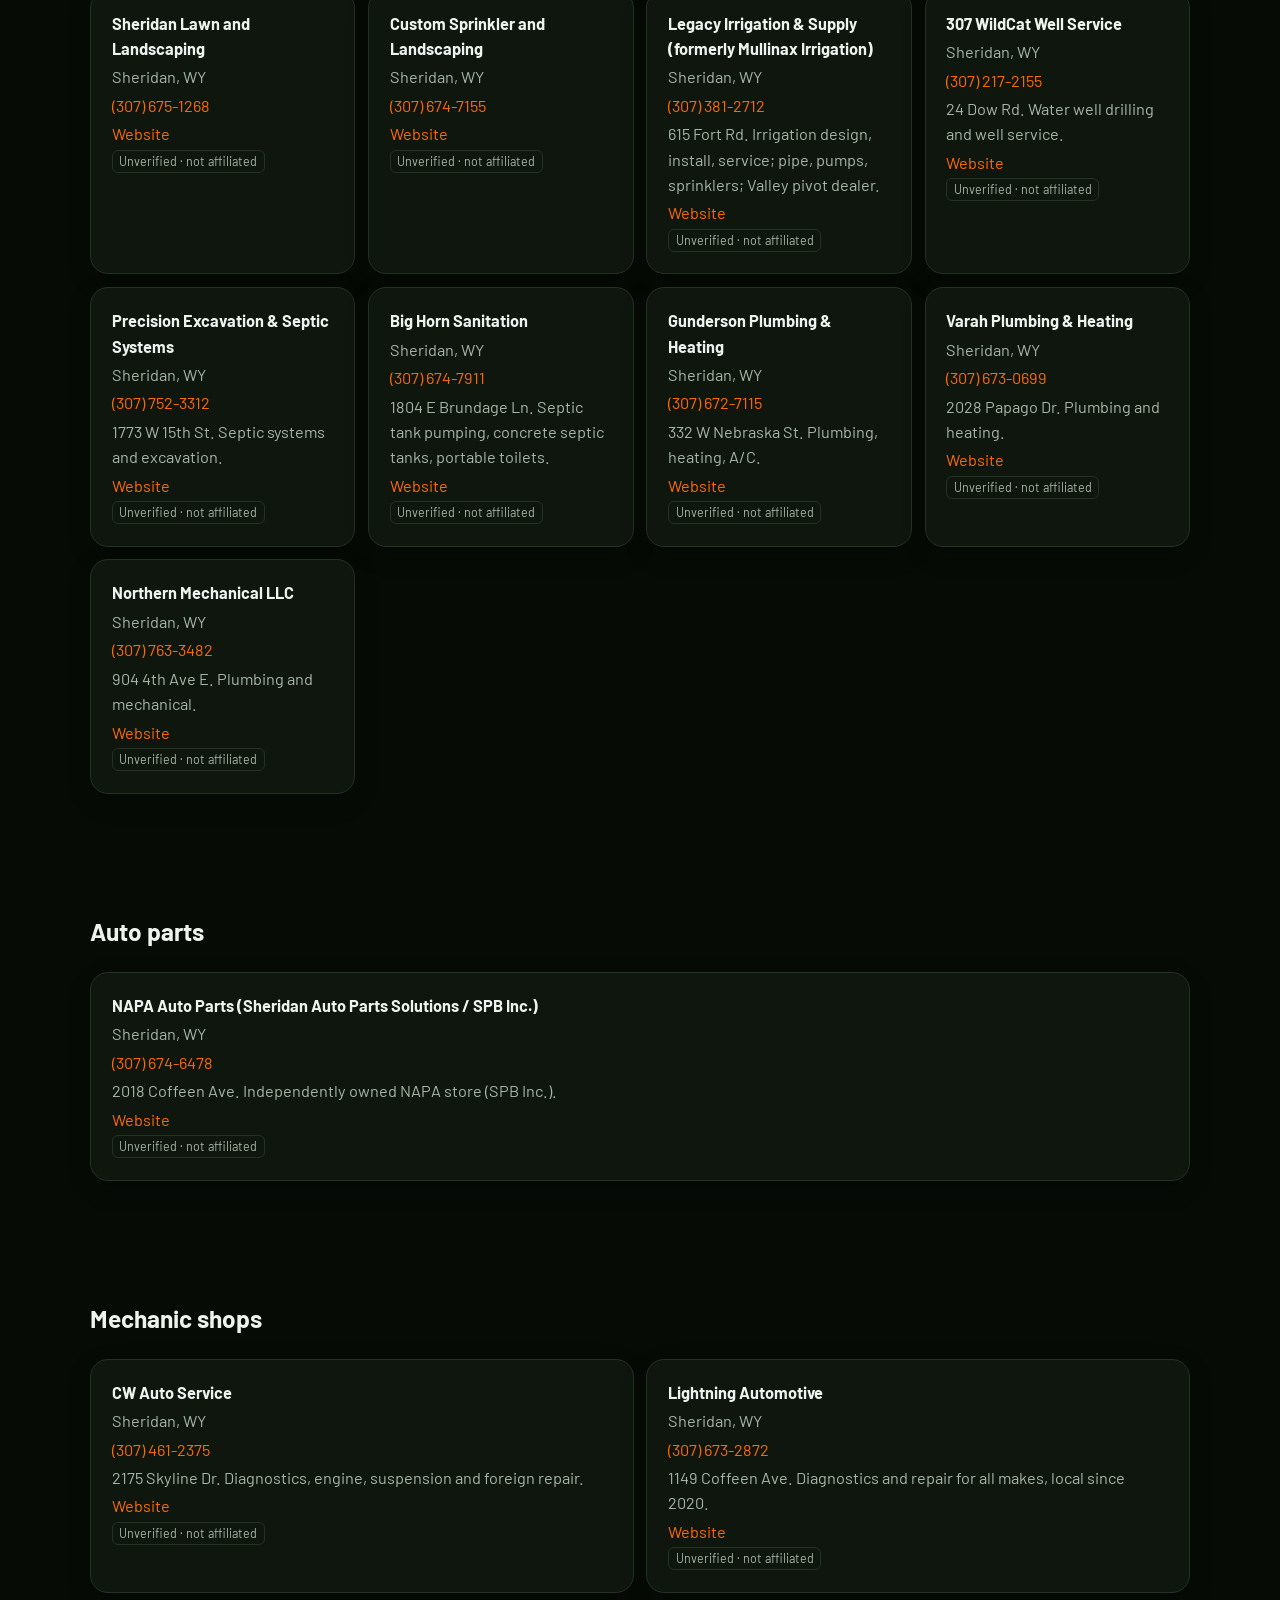
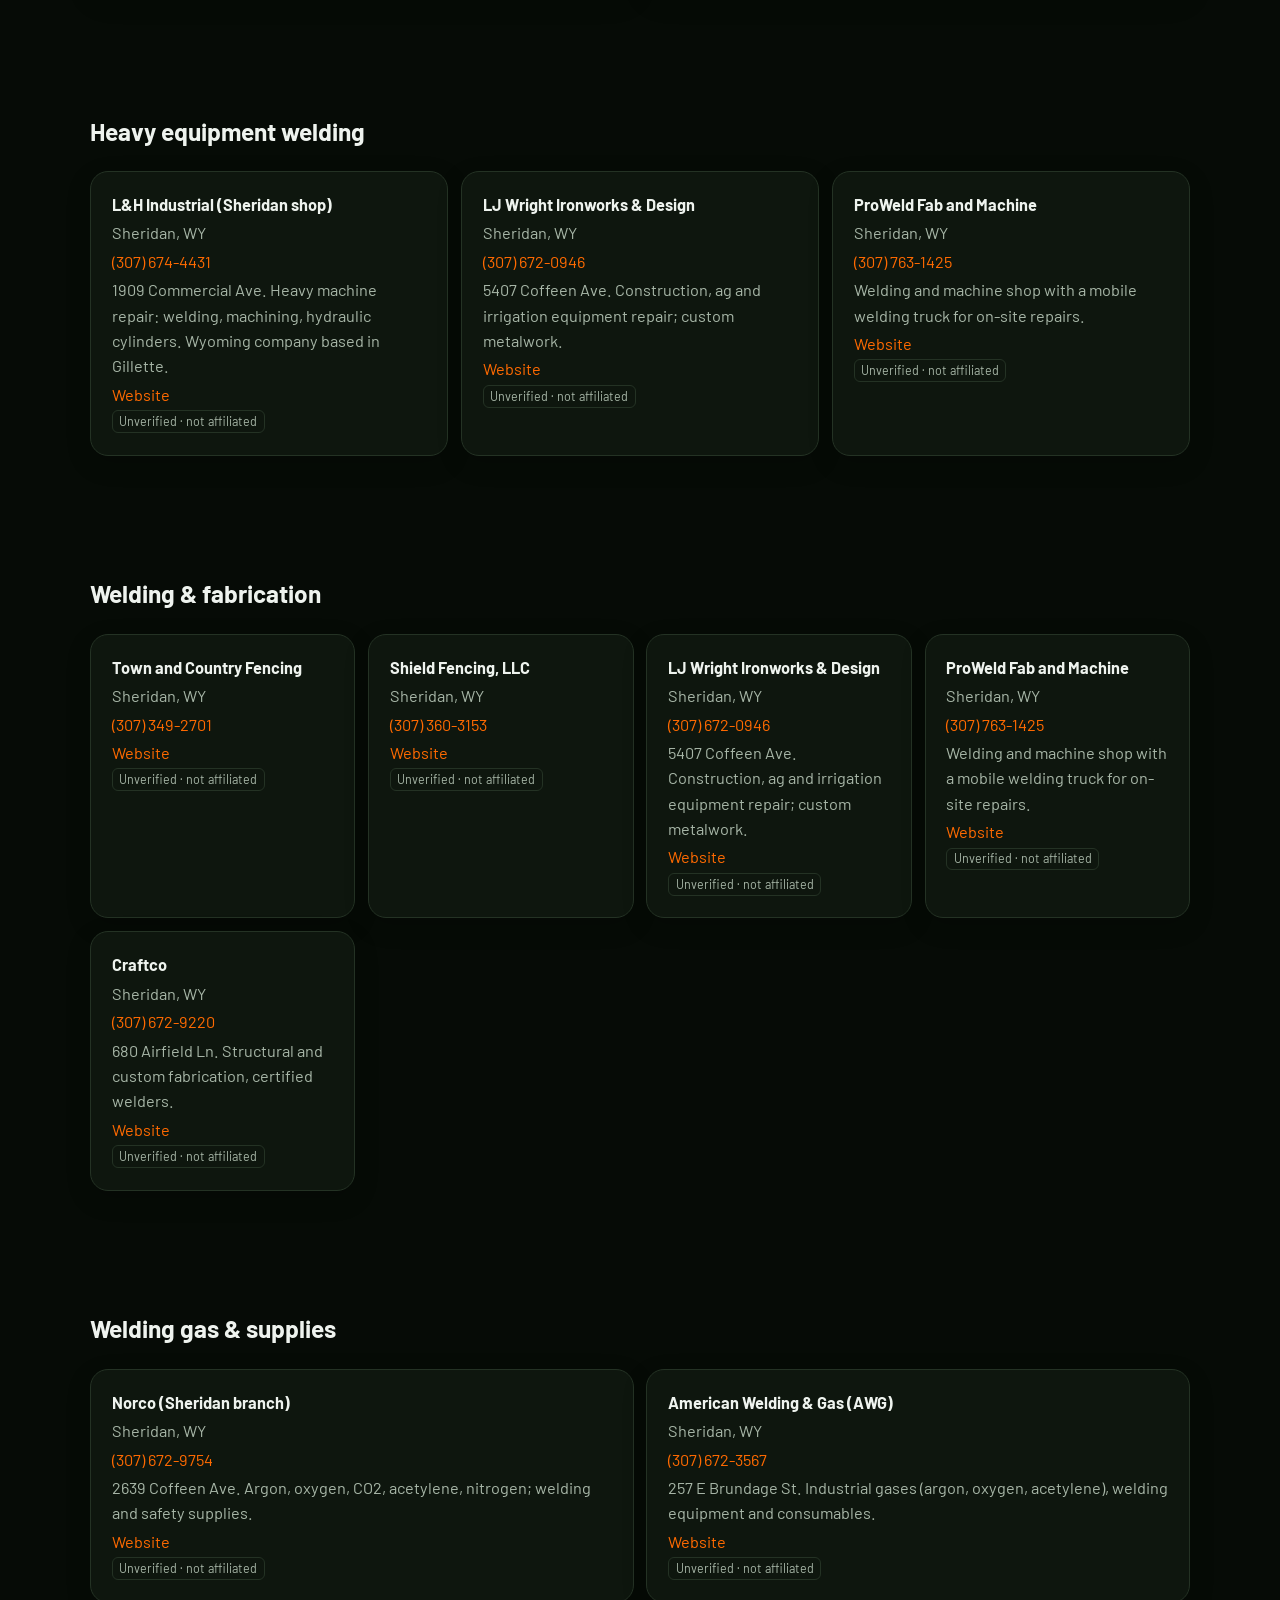
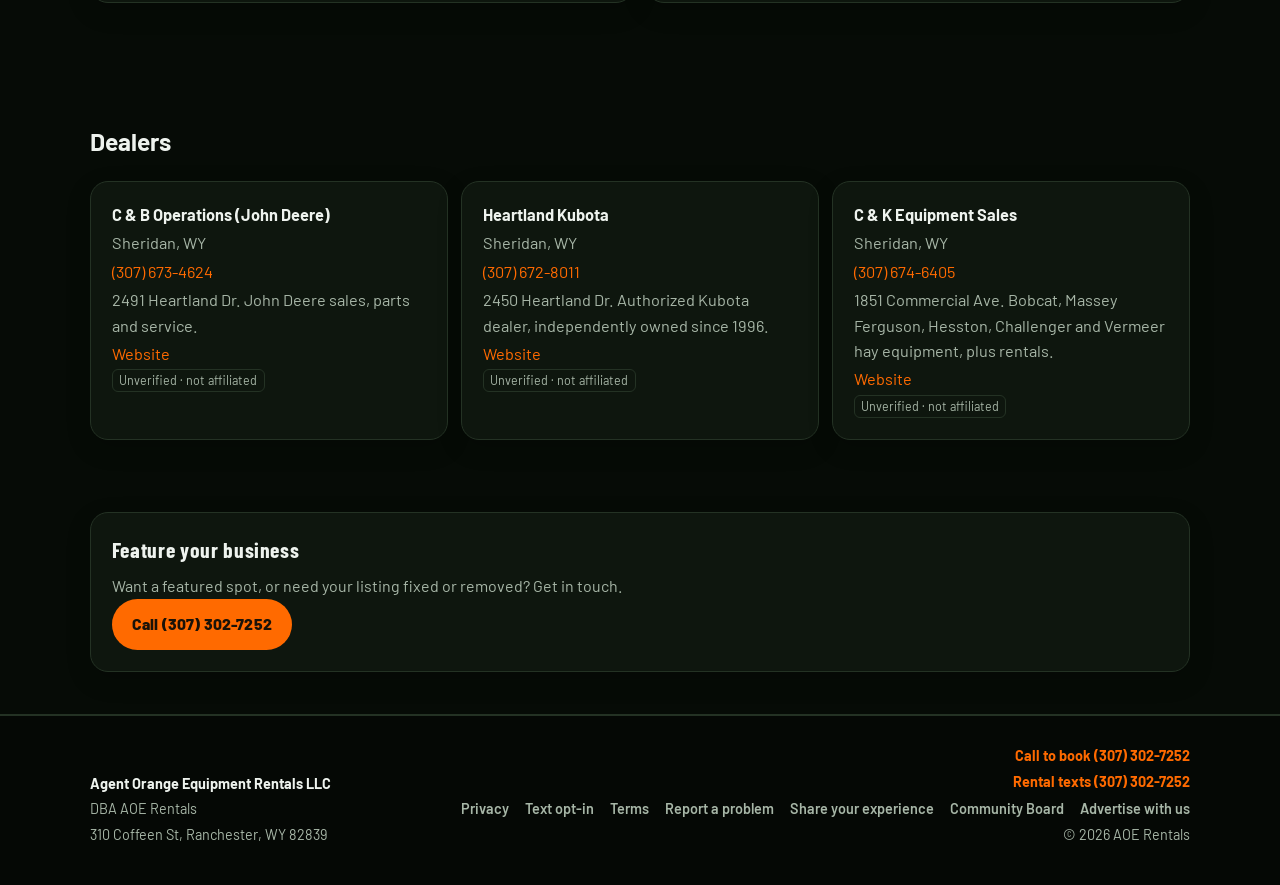
<file: directory/index.html>
<!DOCTYPE html>
<html lang="en">
<head>
  <meta charset="utf-8" />
  <meta name="viewport" content="width=device-width, initial-scale=1" />
  <title>Northern Wyoming Equipment &amp; Land Work Directory | AOE Rentals</title>
  <meta name="description" content="Directory of equipment rental, dirt work, fencing, snow removal, hauling, materials, ag supply, ag services, trades &amp; supplies, auto parts, mechanics, welding &amp; fabrication, welding gas, and equipment dealers around Sheridan County, Wyoming." />
  <link rel="canonical" href="https://aoerentalswyo.com/directory/" />
  <meta name="theme-color" content="#050805" />
  <link rel="preconnect" href="https://fonts.googleapis.com" />
  <link rel="preconnect" href="https://fonts.gstatic.com" crossorigin />
  <link href="https://fonts.googleapis.com/css2?family=Barlow+Condensed:wght@600;700;800&family=Barlow:wght@400;500;600;700;800&display=swap" rel="stylesheet" />
  <link rel="icon" href="/favicon.svg" type="image/svg+xml" />
  <link rel="stylesheet" href="/styles.css" />
  <script data-goatcounter="https://aoerentals.goatcounter.com/count" async src="//gc.zgo.at/count.js"></script>
</head>
<body data-base="../">
  <a class="skip" href="#main">Skip to content</a>

  <header>
    <div class="wrap nav">
      <a class="brand" href="../">
        <span class="logo" aria-hidden="true">
          <svg viewBox="0 0 48 48" width="44" height="44">
            <rect width="48" height="48" rx="10" fill="#0a140a"/>
            <path d="M0 36h48v12H0z" fill="#ff6a00"/>
            <path d="M0 36h48v3.2H0z" fill="#ff9100"/>
            <text x="24" y="27" text-anchor="middle" fill="#ff6a00" font-size="15" font-weight="800" font-family="Barlow Condensed, Arial Narrow, sans-serif" letter-spacing="0.5">AOE</text>
          </svg>
        </span>
        <span class="brand-text">
          <strong>AOE Rentals</strong>
          <span>Agent Orange Equipment</span>
        </span>
      </a>
      <nav class="nav-links" aria-label="Primary">
        <div class="nav-text-links">
          <a href="/">Brief</a>
          <a href="/directory/">Directory</a>
          <a href="/yard-sales/">Community Board</a>
          <a href="/rentals/">Rent the Kubota</a>
        </div>
      </nav>
    </div>
  </header>

  <main id="main">
    <section class="band"><div class="wrap">
      <p class="eyebrow">Sheridan County · Northern Wyoming</p>
      <h1 class="section-title">Equipment &amp; Land Work Directory</h1>
      <p class="section-sub">Local equipment rental, dirt work, fencing, snow removal, hauling, materials, ag supply, ag services, trades &amp; supplies, auto parts, mechanics, welding &amp; fabrication, welding gas, and equipment dealers. Listings come from each business's own published info. They are unverified and not affiliated with AOE Rentals, so call ahead to confirm.</p>
      <article class="card featured" id="dir-featured"></article>
      <div id="dir-body"></div>
      <div class="promo-row"><article class="card"><h3>Feature your business</h3><p>Want a featured spot, or need your listing fixed or removed? Get in touch.</p><a class="btn btn-primary" href="tel:+13073027252">Call (307) 302-7252</a></article></div>
    </div></section>
  </main>

  <footer>
    <div class="wrap foot">
      <div class="foot-brand">
        <strong>Agent Orange Equipment Rentals LLC</strong>
        <span>DBA AOE Rentals</span>
        <address>310 Coffeen St, Ranchester, WY 82839</address>
      </div>
      <div class="foot-meta">
        <a href="tel:+13073027252">Call to book (307) 302-7252</a>
        <a href="tel:+13073027252">Rental texts (307) 302-7252</a>
        <nav class="foot-legal" aria-label="Legal">
          <a href="../privacy.html">Privacy</a>
          <a href="../text-opt-in.html">Text opt-in</a>
          <a href="../terms.html">Terms</a>
          <a href="mailto:buzzbe+website@mail.grokbot.com?subject=AOE%20website%20problem%20report&amp;body=Page%20URL%3A%0A%0AWhat%20went%20wrong%3A%0A" title="Email us about a broken page or typo">Report a problem</a>
          <a href="mailto:buzzbe+experience@mail.grokbot.com?subject=Share%20my%20AOE%20experience&amp;body=Service%20used%20%28e.g.%20Kubota%20rental%2C%20trailer%2C%20other%29%3A%0A%0AYour%20experience%3A%0A%0APublic%20display%20name%20%28optional%29%3A%0A%0AMay%20we%20publish%20your%20comments%20on%20our%20website%3F%20Yes%20%2F%20No%20%28please%20choose%29%3A%0A%0ANote%3A%20Submissions%20are%20reviewed%20by%20us%20and%20are%20never%20posted%20automatically.%20Sending%20this%20email%20does%20not%20count%20as%20permission%20to%20publish.%0A" title="Email us about your rental">Share your experience</a>
          <a href="/yard-sales/">Community Board</a>
          <a href="/advertise/">Advertise with us</a>
        </nav>
        <span>© <span id="y"></span> AOE Rentals</span>
      </div>
    </div>
  </footer>
  <script src="/site.js"></script>
</body>
</html>
</file>
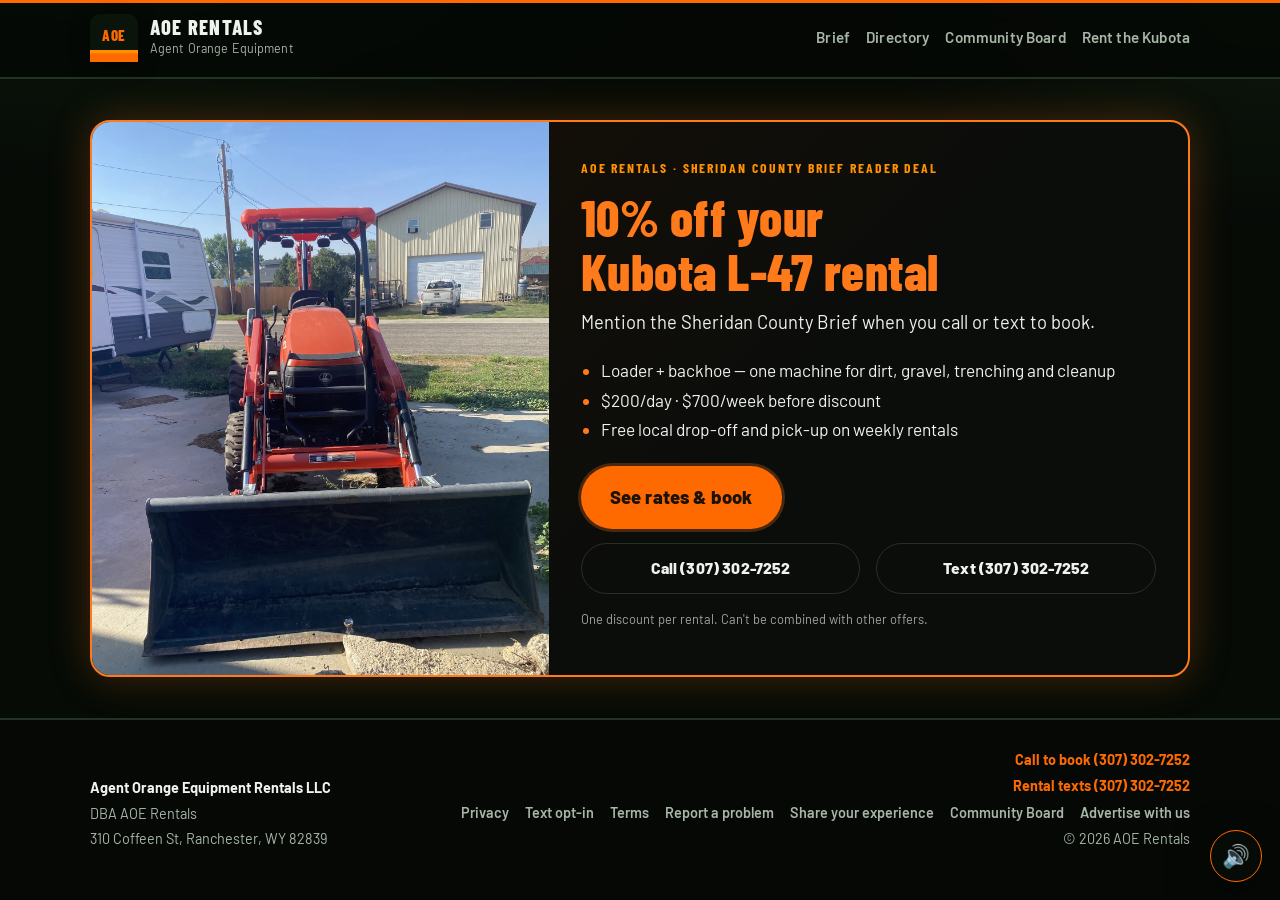
<file: promo/index.html>
<!DOCTYPE html>
<html lang="en">
<head>
  <meta charset="utf-8" />
  <meta name="viewport" content="width=device-width, initial-scale=1" />
  <title>10% off your Kubota L-47 rental | AOE Rentals</title>
  <meta name="description" content="Mention the Sheridan County Brief when you call or text to book and get 10% off the 2017 Kubota L-47 loader + backhoe near Ranchester and Sheridan, WY." />
  <link rel="canonical" href="https://aoerentalswyo.com/promo/" />
  <meta property="og:type" content="website" />
  <meta property="og:site_name" content="AOE Rentals" />
  <meta property="og:title" content="10% off your Kubota L-47 rental | AOE Rentals" />
  <meta property="og:description" content="Mention the Sheridan County Brief when you call or text to book and get 10% off the 2017 Kubota L-47 loader + backhoe near Ranchester and Sheridan, WY." />
  <meta property="og:url" content="https://aoerentalswyo.com/promo/" />
  <meta property="og:image" content="https://aoerentalswyo.com/images/kubota-l47-front.jpg" />
  <meta property="og:image:alt" content="2017 Kubota L-47 loader and backhoe" />
  <meta name="twitter:card" content="summary_large_image" />
  <meta name="twitter:title" content="10% off your Kubota L-47 rental | AOE Rentals" />
  <meta name="twitter:description" content="Mention the Sheridan County Brief when you call or text to book and get 10% off the 2017 Kubota L-47 loader + backhoe near Ranchester and Sheridan, WY." />
  <meta name="twitter:image" content="https://aoerentalswyo.com/images/kubota-l47-front.jpg" />
  <meta name="theme-color" content="#050805" />
  <link rel="preconnect" href="https://fonts.googleapis.com" />
  <link rel="preconnect" href="https://fonts.gstatic.com" crossorigin />
  <link href="https://fonts.googleapis.com/css2?family=Barlow+Condensed:wght@600;700;800&family=Barlow:wght@400;500;600;700;800&display=swap" rel="stylesheet" />
  <link rel="icon" href="/favicon.svg" type="image/svg+xml" />
  <link rel="stylesheet" href="/styles.css" />
  <script data-goatcounter="https://aoerentals.goatcounter.com/count" async src="//gc.zgo.at/count.js"></script>
</head>
<body>
  <a class="skip" href="#main">Skip to content</a>

  <header>
    <div class="wrap nav">
      <a class="brand" href="/">
        <span class="logo" aria-hidden="true">
          <svg viewBox="0 0 48 48" width="44" height="44">
            <rect width="48" height="48" rx="10" fill="#0a140a"/>
            <path d="M0 36h48v12H0z" fill="#ff6a00"/>
            <path d="M0 36h48v3.2H0z" fill="#ff9100"/>
            <text x="24" y="27" text-anchor="middle" fill="#ff6a00" font-size="15" font-weight="800" font-family="Barlow Condensed, Arial Narrow, sans-serif" letter-spacing="0.5">AOE</text>
          </svg>
        </span>
        <span class="brand-text">
          <strong>AOE Rentals</strong>
          <span>Agent Orange Equipment</span>
        </span>
      </a>
      <nav class="nav-links" aria-label="Primary">
        <div class="nav-text-links">
          <a href="/">Brief</a>
          <a href="/directory/">Directory</a>
          <a href="/yard-sales/">Community Board</a>
          <a href="/rentals/">Rent the Kubota</a>
        </div>
      </nav>
    </div>
  </header>

  <main id="main">
    <section class="band promo-page">
      <div class="wrap">
        <div class="promo">
          <div class="promo-media"><picture><source srcset="/images/kubota-l47-front.webp" type="image/webp" /><img class="promo-img" src="/images/kubota-l47-front.jpg" alt="2017 Kubota L-47 loader and backhoe" decoding="async" /></picture></div>
          <div class="promo-body">
            <p class="eyebrow">AOE Rentals · Sheridan County Brief reader deal</p>
            <h1 class="promo-h">10% off your Kubota L-47 rental</h1>
            <p class="promo-sub">Mention the Sheridan County Brief when you call or text to book.</p>
            <ul class="promo-list">
              <li>Loader + backhoe — one machine for dirt, gravel, trenching and cleanup</li>
              <li>$200/day · $700/week before discount</li>
              <li>Free local drop-off and pick-up on weekly rentals</li>
            </ul>
            <a class="btn btn-primary btn-xl" href="/rentals/">See rates &amp; book</a>
            <div class="cta-row promo-row">
              <a class="btn btn-ghost" href="tel:+13073027252">Call (307) 302-7252</a>
              <a class="btn btn-ghost" href="sms:+13073027252">Text (307) 302-7252</a>
            </div>
            <p class="promo-fine">One discount per rental. Can't be combined with other offers.</p>
          </div>
        </div>
      </div>
    </section>
  </main>

  <footer>
    <div class="wrap foot">
      <div class="foot-brand">
        <strong>Agent Orange Equipment Rentals LLC</strong>
        <span>DBA AOE Rentals</span>
        <address>310 Coffeen St, Ranchester, WY 82839</address>
      </div>
      <div class="foot-meta">
        <a href="tel:+13073027252">Call to book (307) 302-7252</a>
        <a href="tel:+13073027252">Rental texts (307) 302-7252</a>
        <nav class="foot-legal" aria-label="Legal">
          <a href="/privacy.html">Privacy</a>
          <a href="/text-opt-in.html">Text opt-in</a>
          <a href="/terms.html">Terms</a>
          <a href="mailto:buzzbe+website@mail.grokbot.com?subject=AOE%20website%20problem%20report&amp;body=Page%20URL%3A%0A%0AWhat%20went%20wrong%3A%0A" title="Email us about a broken page or typo">Report a problem</a>
          <a href="mailto:buzzbe+experience@mail.grokbot.com?subject=Share%20my%20AOE%20experience&amp;body=Service%20used%20%28e.g.%20Kubota%20rental%2C%20trailer%2C%20other%29%3A%0A%0AYour%20experience%3A%0A%0APublic%20display%20name%20%28optional%29%3A%0A%0AMay%20we%20publish%20your%20comments%20on%20our%20website%3F%20Yes%20%2F%20No%20%28please%20choose%29%3A%0A%0ANote%3A%20Submissions%20are%20reviewed%20by%20us%20and%20are%20never%20posted%20automatically.%20Sending%20this%20email%20does%20not%20count%20as%20permission%20to%20publish.%0A" title="Email us about your rental">Share your experience</a>
          <a href="/yard-sales/">Community Board</a>
          <a href="/advertise/">Advertise with us</a>
        </nav>
        <span>© <span id="y"></span> AOE Rentals</span>
      </div>
    </div>
  </footer>
  <script src="/site.js"></script>
</body>
</html>
</file>
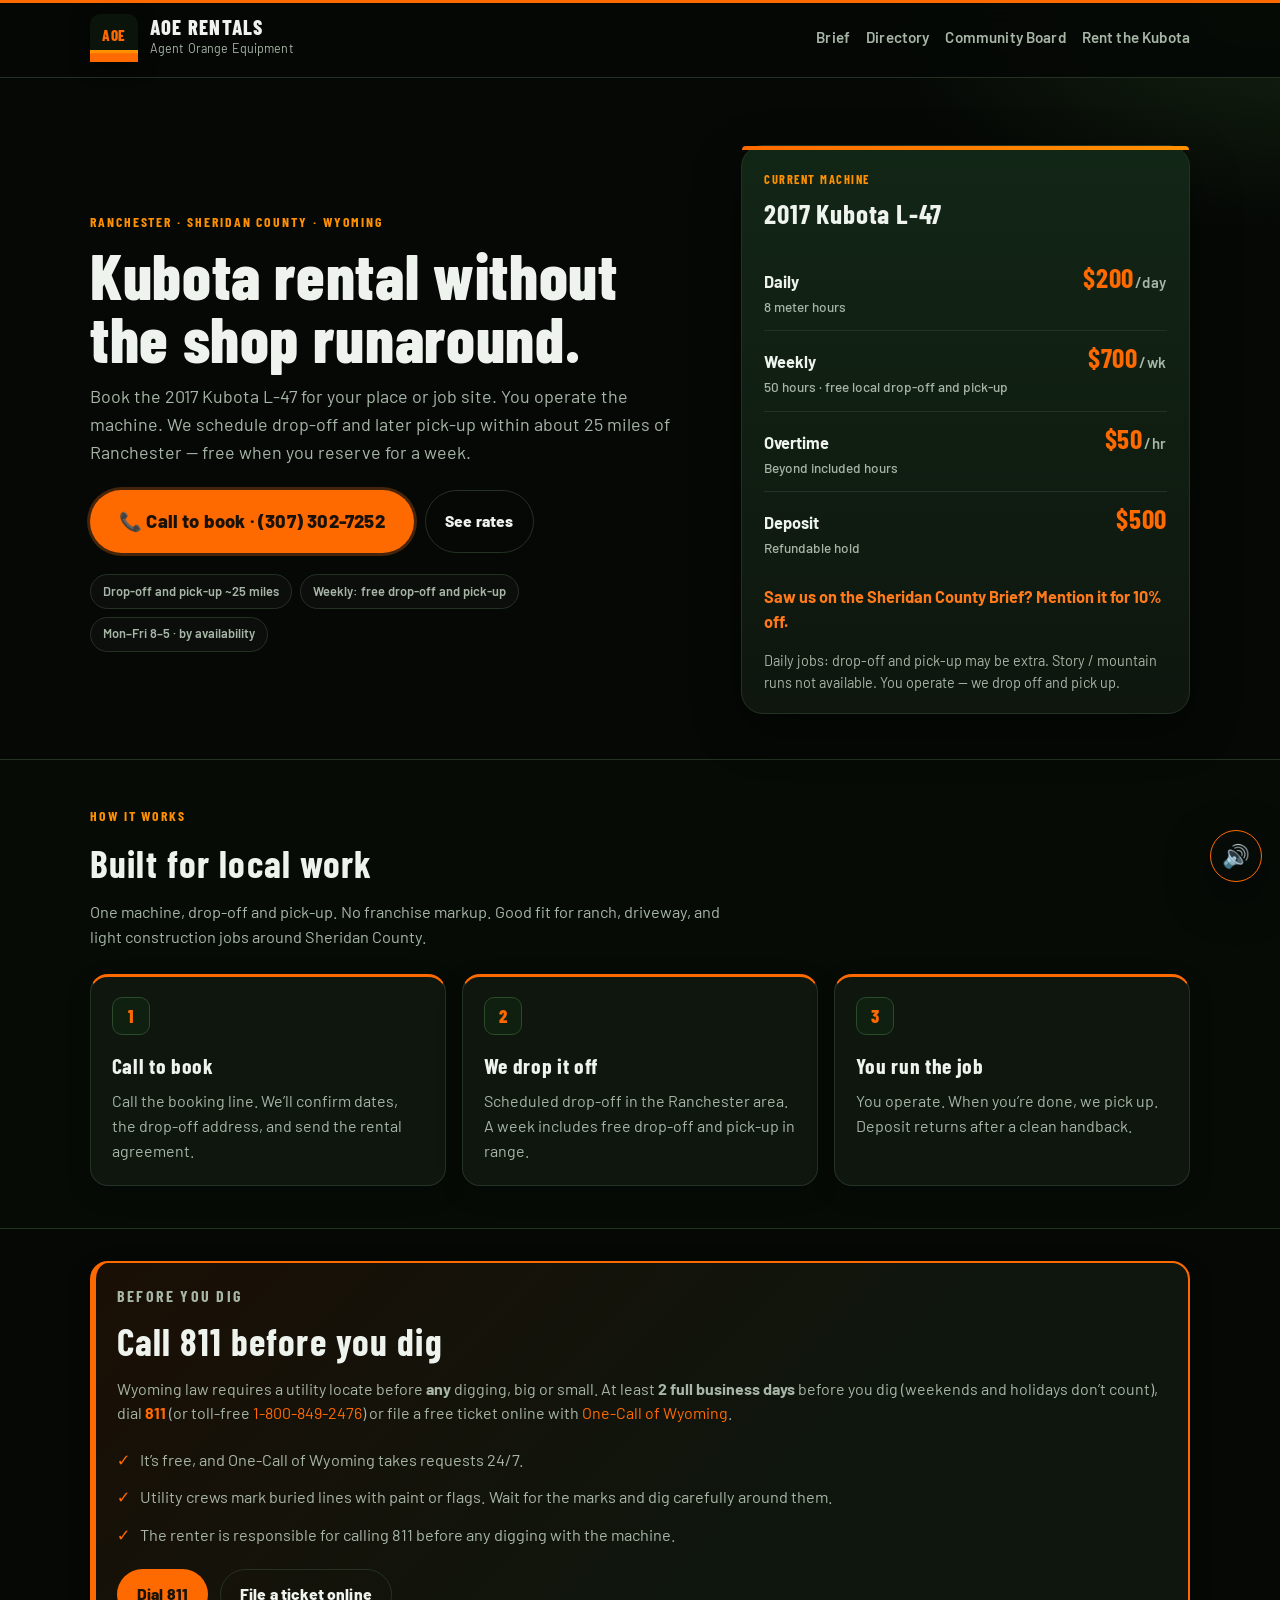
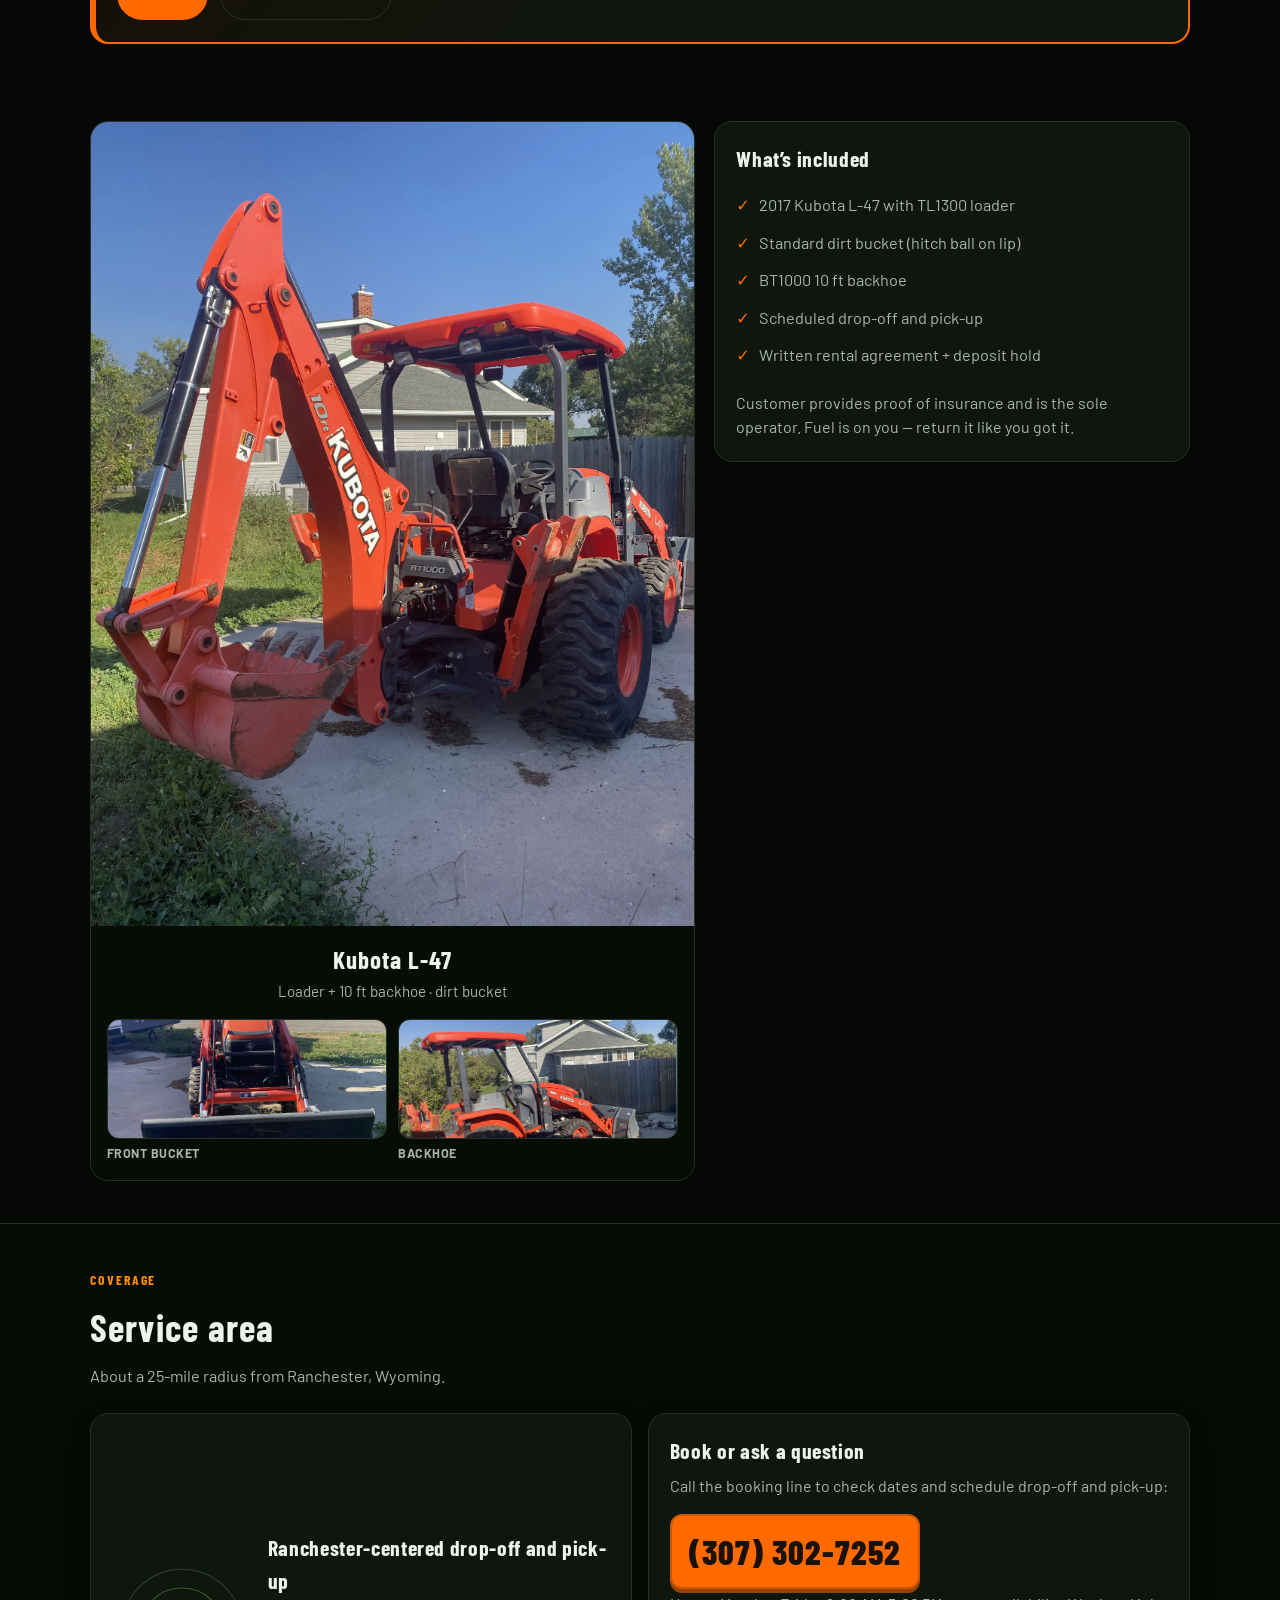
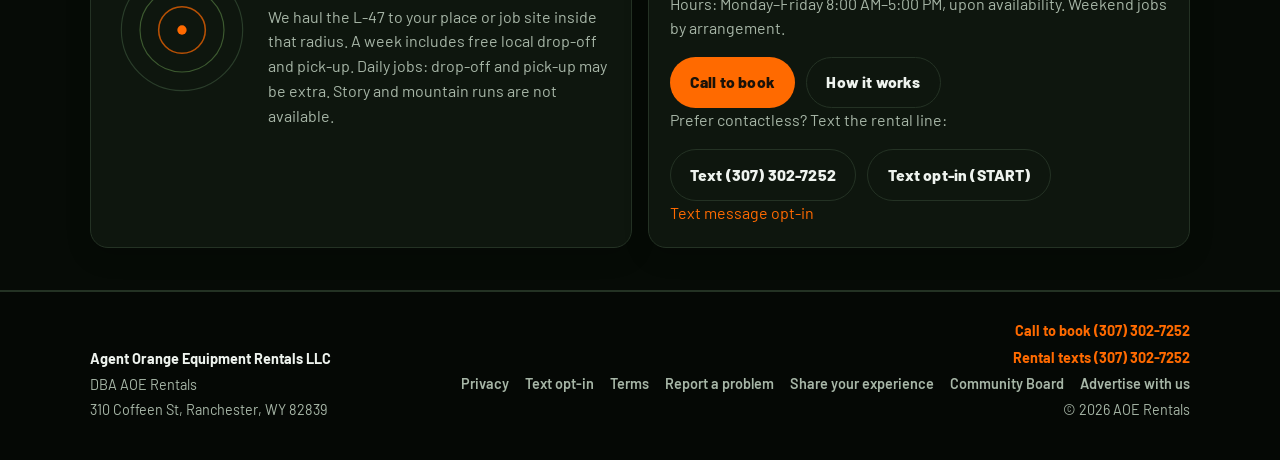
<file: rentals/index.html>
<!DOCTYPE html>
<html lang="en">
<head>
  <meta charset="utf-8" />
  <meta name="viewport" content="width=device-width, initial-scale=1" />
  <title>Rent the Kubota L-47 | AOE Rentals · Ranchester, WY</title>
  <meta name="description" content="Agent Orange Equipment Rentals — 2017 Kubota L-47 rental near Ranchester and Sheridan, Wyoming. Scheduled drop-off and pick-up within about 25 miles. Call to book." />
  <link rel="canonical" href="https://aoerentalswyo.com/rentals/" />
  <meta name="theme-color" content="#050805" />
  <link rel="preconnect" href="https://fonts.googleapis.com" />
  <link rel="preconnect" href="https://fonts.gstatic.com" crossorigin />
  <link href="https://fonts.googleapis.com/css2?family=Barlow+Condensed:wght@600;700;800&family=Barlow:wght@400;500;600;700;800&display=swap" rel="stylesheet" />
  <link rel="icon" href="/favicon.svg" type="image/svg+xml" />
  <link rel="stylesheet" href="/styles.css" />
  <script data-goatcounter="https://aoerentals.goatcounter.com/count" async src="//gc.zgo.at/count.js"></script>
</head>
<body>
  <a class="skip" href="#main">Skip to content</a>

  <header>
    <div class="wrap nav">
      <a class="brand" href="/">
        <span class="logo" aria-hidden="true">
          <svg viewBox="0 0 48 48" width="44" height="44">
            <rect width="48" height="48" rx="10" fill="#0a140a"/>
            <path d="M0 36h48v12H0z" fill="#ff6a00"/>
            <path d="M0 36h48v3.2H0z" fill="#ff9100"/>
            <text x="24" y="27" text-anchor="middle" fill="#ff6a00" font-size="15" font-weight="800" font-family="Barlow Condensed, Arial Narrow, sans-serif" letter-spacing="0.5">AOE</text>
          </svg>
        </span>
        <span class="brand-text">
          <strong>AOE Rentals</strong>
          <span>Agent Orange Equipment</span>
        </span>
      </a>
      <nav class="nav-links" aria-label="Primary">
        <div class="nav-text-links">
          <a href="/">Brief</a>
          <a href="/directory/">Directory</a>
          <a href="/yard-sales/">Community Board</a>
          <a href="/rentals/">Rent the Kubota</a>
        </div>
      </nav>
    </div>
  </header>

  <main id="main">
    <div class="wrap hero" id="top">
      <div class="hero-copy">
        <p class="eyebrow">Ranchester · Sheridan County · Wyoming</p>
        <h1>Kubota rental without the shop runaround.</h1>
        <p class="lede">
          Book the 2017 Kubota L-47 for your place or job site. You operate the machine. We schedule drop-off and later pick-up within about 25 miles of Ranchester — free when you reserve for a week.
        </p>
        <div class="cta-row">
          <a class="btn btn-primary btn-xl" href="tel:+13073027252">📞 Call to book · (307) 302-7252</a>
          <a class="btn btn-ghost" href="#rates">See rates</a>
        </div>
        <div class="pill-row">
          <span class="pill">Drop-off and pick-up ~25 miles</span>
          <span class="pill">Weekly: free drop-off and pick-up</span>
          <span class="pill">Mon–Fri 8–5 · by availability</span>
        </div>
      </div>

      <aside class="hero-card" id="rates" aria-labelledby="rates-title">
        <p class="card-kicker">Current machine</p>
        <h2 id="rates-title">2017 Kubota L-47</h2>
        <div class="rate">
          <div>
            <strong>Daily</strong>
            <small>8 meter hours</small>
          </div>
          <b>$200<span>/day</span></b>
        </div>
        <div class="rate">
          <div>
            <strong>Weekly</strong>
            <small>50 hours · free local drop-off and pick-up</small>
          </div>
          <b>$700<span>/wk</span></b>
        </div>
        <div class="rate">
          <div>
            <strong>Overtime</strong>
            <small>Beyond included hours</small>
          </div>
          <b>$50<span>/hr</span></b>
        </div>
        <div class="rate">
          <div>
            <strong>Deposit</strong>
            <small>Refundable hold</small>
          </div>
          <b>$500</b>
        </div>
        <p class="promo-note">Saw us on the Sheridan County Brief? Mention it for 10% off.</p>
        <p class="note">Daily jobs: drop-off and pick-up may be extra. Story / mountain runs not available. You operate — we drop off and pick up.</p>
      </aside>
    </div>
    <section class="band" id="how">
      <div class="wrap">
        <p class="eyebrow">How it works</p>
        <h2 class="section-title">Built for local work</h2>
        <p class="section-sub">One machine, drop-off and pick-up. No franchise markup. Good fit for ranch, driveway, and light construction jobs around Sheridan County.</p>
        <div class="grid cols-3">
          <article class="card">
            <div class="icon" aria-hidden="true">1</div>
            <h3>Call to book</h3>
            <p>Call the booking line. We’ll confirm dates, the drop-off address, and send the rental agreement.</p>
          </article>
          <article class="card">
            <div class="icon" aria-hidden="true">2</div>
            <h3>We drop it off</h3>
            <p>Scheduled drop-off in the Ranchester area. A week includes free drop-off and pick-up in range.</p>
          </article>
          <article class="card">
            <div class="icon" aria-hidden="true">3</div>
            <h3>You run the job</h3>
            <p>You operate. When you’re done, we pick up. Deposit returns after a clean handback.</p>
          </article>
        </div>
      </div>
    </section>

    <section class="dig-safe" id="dig-safe" aria-labelledby="dig-safe-title">
      <div class="wrap">
        <div class="card dig-card">
          <p class="eyebrow">Before you dig</p>
          <h2 class="section-title" id="dig-safe-title">Call 811 before you dig</h2>
          <p>Wyoming law requires a utility locate before <strong>any</strong> digging, big or small. At least <strong>2 full business days</strong> before you dig (weekends and holidays don&rsquo;t count), dial <a href="tel:811"><strong>811</strong></a> (or toll-free <a href="tel:+18008492476">1-800-849-2476</a>) or file a free ticket online with <a href="https://www.onecallofwyoming.com/" target="_blank" rel="noopener">One-Call of Wyoming</a>.</p>
          <ul class="check">
            <li>It&rsquo;s free, and One-Call of Wyoming takes requests 24/7.</li>
            <li>Utility crews mark buried lines with paint or flags. Wait for the marks and dig carefully around them.</li>
            <li>The renter is responsible for calling 811 before any digging with the machine.</li>
          </ul>
          <div class="cta-row">
            <a class="btn btn-primary" href="tel:811">Dial 811</a>
            <a class="btn btn-ghost" href="https://onecall.onecallofwyoming.com/ngen.web/Account/Login?returnUrl=%2Fngen.web%2F" target="_blank" rel="noopener">File a ticket online</a>
          </div>
        </div>
      </div>
    </section>

    <section class="machine-section">
      <div class="wrap machine">
        <div class="machine-visual">
          <figure class="machine-photo">
            <picture>
              <source srcset="/images/kubota-l47-side.webp" type="image/webp" />
              <img
                src="/images/kubota-l47-side.jpg"
                alt="2017 Kubota L-47 with TL1300 loader and BT1000 backhoe, side view"
                width="1600"
                height="2133"
                decoding="async"
              />
            </picture>
            <figcaption class="machine-caption">
              <strong>Kubota L-47</strong>
              <span>Loader + 10 ft backhoe · dirt bucket</span>
            </figcaption>
          </figure>
          <div class="machine-gallery">
            <figure>
              <picture>
                <source srcset="/images/kubota-l47-front.webp" type="image/webp" />
                <img
                  src="/images/kubota-l47-front.jpg"
                  alt="Front view of the 2017 Kubota L-47 dirt bucket"
                  width="1600"
                  height="2133"
                  loading="lazy"
                  decoding="async"
                />
              </picture>
              <figcaption>Front bucket</figcaption>
            </figure>
            <figure>
              <picture>
                <source srcset="/images/kubota-l47-backhoe.webp" type="image/webp" />
                <img
                  src="/images/kubota-l47-backhoe.jpg"
                  alt="Kubota L-47 backhoe arm and bucket"
                  width="1600"
                  height="1200"
                  loading="lazy"
                  decoding="async"
                />
              </picture>
              <figcaption>Backhoe</figcaption>
            </figure>
          </div>
        </div>
        <div class="card included">
          <h3>What’s included</h3>
          <ul class="check">
            <li>2017 Kubota L-47 with TL1300 loader</li>
            <li>Standard dirt bucket (hitch ball on lip)</li>
            <li>BT1000 10 ft backhoe</li>
            <li>Scheduled drop-off and pick-up</li>
            <li>Written rental agreement + deposit hold</li>
          </ul>
          <p class="note">Customer provides proof of insurance and is the sole operator. Fuel is on you — return it like you got it.</p>
        </div>
      </div>
    </section>

    <section class="band" id="area">
      <div class="wrap">
        <p class="eyebrow">Coverage</p>
        <h2 class="section-title">Service area</h2>
        <p class="section-sub">About a 25-mile radius from Ranchester, Wyoming.</p>
        <div class="grid cols-2 contact-box">
          <article class="card area-card">
            <div class="radius-visual" aria-hidden="true">
              <svg viewBox="0 0 180 180" width="140" height="140">
                <circle cx="90" cy="90" r="78" fill="none" stroke="#2a3d2a" stroke-width="1.5"/>
                <circle cx="90" cy="90" r="54" fill="none" stroke="#3d5a30" stroke-width="1.5"/>
                <circle cx="90" cy="90" r="30" fill="none" stroke="#ff6a00" stroke-width="2" opacity=".7"/>
                <circle cx="90" cy="90" r="6" fill="#ff6a00"/>
              </svg>
            </div>
            <div>
              <h3>Ranchester-centered drop-off and pick-up</h3>
              <p>We haul the L-47 to your place or job site inside that radius. A week includes free local drop-off and pick-up. Daily jobs: drop-off and pick-up may be extra. Story and mountain runs are not available.</p>
            </div>
          </article>
          <article class="card book-card">
            <h3>Book or ask a question</h3>
            <p class="book-lead">Call the booking line to check dates and schedule drop-off and pick-up:</p>
            <a class="big-phone" href="tel:+13073027252">(307) 302-7252</a>
            <p class="note">Hours: Monday–Friday 8:00 AM–5:00 PM, upon availability. Weekend jobs by arrangement.</p>
            <div class="cta-row">
              <a class="btn btn-primary" href="tel:+13073027252">Call to book</a>
              <a class="btn btn-ghost" href="#how">How it works</a>
            </div>
            <p class="book-lead">Prefer contactless? Text the rental line:</p>
            <div class="cta-row">
              <a class="btn btn-ghost" href="sms:+13073027252">Text (307) 302-7252</a>
              <a class="btn btn-ghost" href="/text-opt-in.html">Text opt-in (START)</a>
            </div>
            <p class="contact-extra"><a href="/text-opt-in.html">Text message opt-in</a></p>
          </article>
        </div>
      </div>
    </section>
  </main>

  <footer>
    <div class="wrap foot">
      <div class="foot-brand">
        <strong>Agent Orange Equipment Rentals LLC</strong>
        <span>DBA AOE Rentals</span>
        <address>310 Coffeen St, Ranchester, WY 82839</address>
      </div>
      <div class="foot-meta">
        <a href="tel:+13073027252">Call to book (307) 302-7252</a>
        <a href="tel:+13073027252">Rental texts (307) 302-7252</a>
        <nav class="foot-legal" aria-label="Legal">
          <a href="/privacy.html">Privacy</a>
          <a href="/text-opt-in.html">Text opt-in</a>
          <a href="/terms.html">Terms</a>
          <a href="mailto:buzzbe+website@mail.grokbot.com?subject=AOE%20website%20problem%20report&amp;body=Page%20URL%3A%0A%0AWhat%20went%20wrong%3A%0A" title="Email us about a broken page or typo">Report a problem</a>
          <a href="mailto:buzzbe+experience@mail.grokbot.com?subject=Share%20my%20AOE%20experience&amp;body=Service%20used%20%28e.g.%20Kubota%20rental%2C%20trailer%2C%20other%29%3A%0A%0AYour%20experience%3A%0A%0APublic%20display%20name%20%28optional%29%3A%0A%0AMay%20we%20publish%20your%20comments%20on%20our%20website%3F%20Yes%20%2F%20No%20%28please%20choose%29%3A%0A%0ANote%3A%20Submissions%20are%20reviewed%20by%20us%20and%20are%20never%20posted%20automatically.%20Sending%20this%20email%20does%20not%20count%20as%20permission%20to%20publish.%0A" title="Email us about your rental">Share your experience</a>
          <a href="/yard-sales/">Community Board</a>
          <a href="/advertise/">Advertise with us</a>
        </nav>
        <span>© <span id="y"></span> AOE Rentals</span>
      </div>
    </div>
  </footer>
  <script src="/site.js"></script>
</body>
</html>
</file>
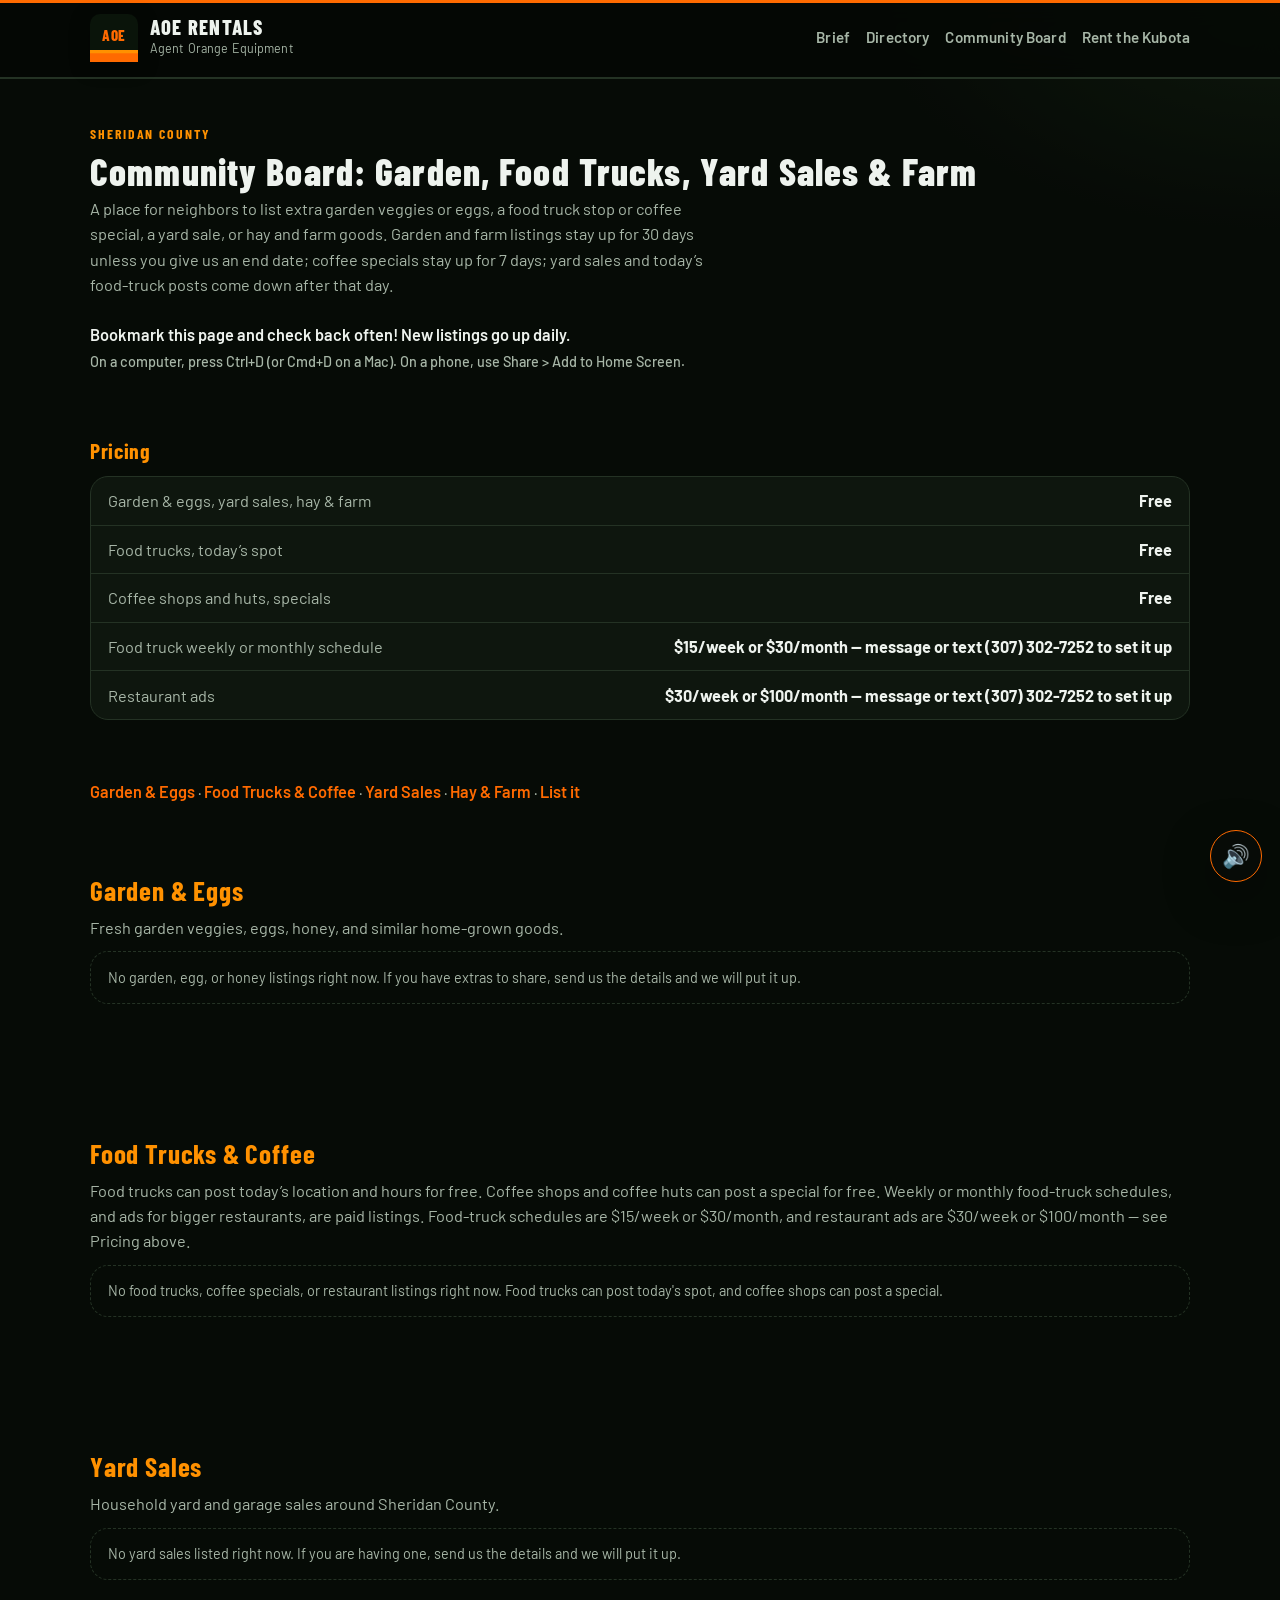
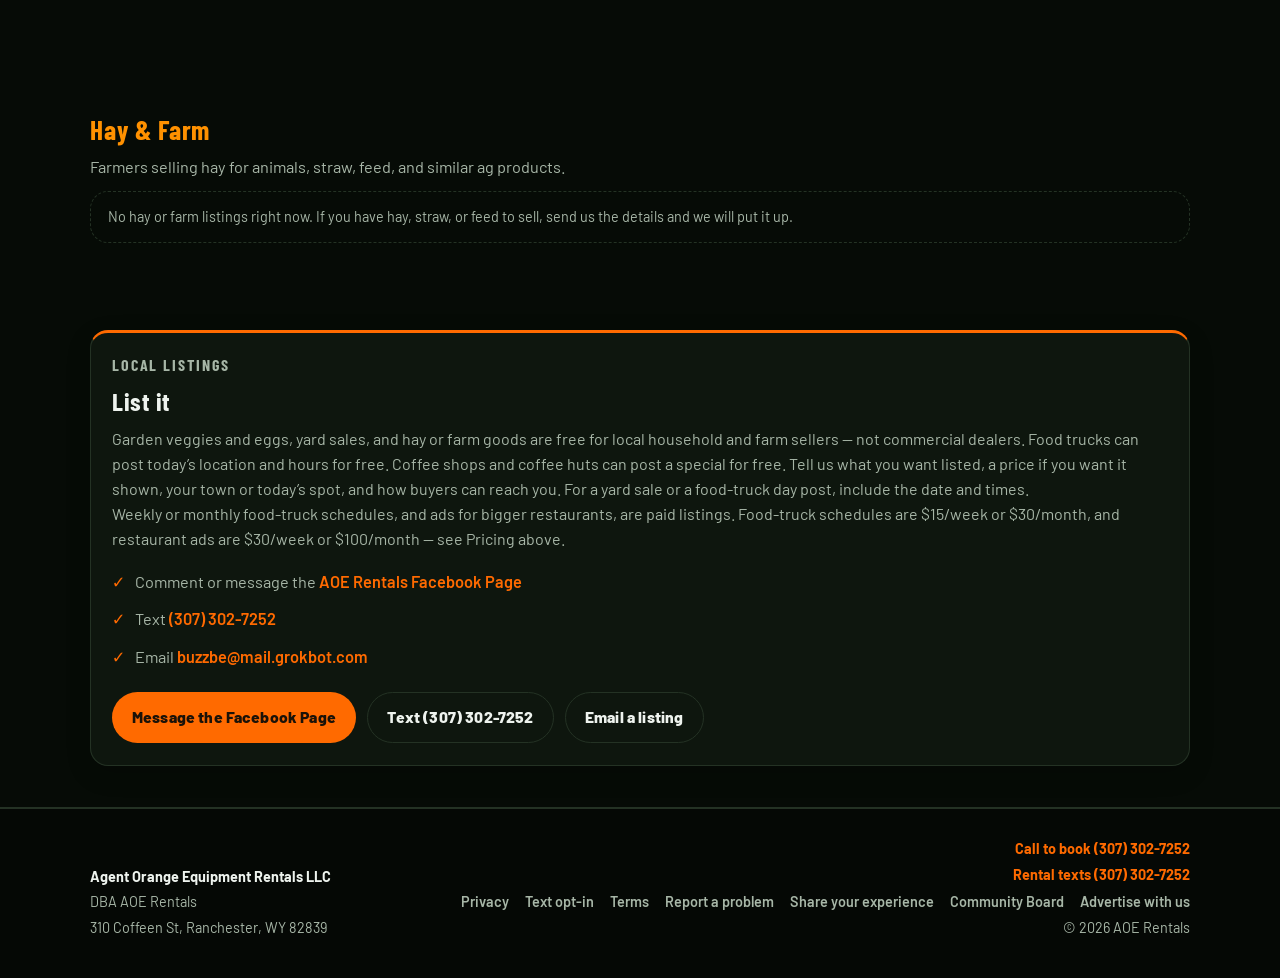
<file: yard-sales/index.html>
<!DOCTYPE html>
<html lang="en">
<head>
  <meta charset="utf-8" />
  <meta name="viewport" content="width=device-width, initial-scale=1" />
  <title>Community Board: Garden, Food Trucks, Yard Sales &amp; Farm | AOE Rentals · Sheridan County, WY</title>
  <meta name="description" content="Community board for Sheridan County, Wyoming: garden veggies and eggs, food trucks and coffee specials, yard sales, and hay or farm goods." />
  <link rel="canonical" href="https://aoerentalswyo.com/yard-sales/" />
  <meta name="theme-color" content="#050805" />
  <link rel="preconnect" href="https://fonts.googleapis.com" />
  <link rel="preconnect" href="https://fonts.gstatic.com" crossorigin />
  <link href="https://fonts.googleapis.com/css2?family=Barlow+Condensed:wght@600;700;800&family=Barlow:wght@400;500;600;700;800&display=swap" rel="stylesheet" />
  <link rel="icon" href="/favicon.svg" type="image/svg+xml" />
  <link rel="stylesheet" href="/styles.css" />
  <script data-goatcounter="https://aoerentals.goatcounter.com/count" async src="//gc.zgo.at/count.js"></script>
</head>
<body>
  <a class="skip" href="#main">Skip to content</a>

  <header>
    <div class="wrap nav">
      <a class="brand" href="/">
        <span class="logo" aria-hidden="true">
          <svg viewBox="0 0 48 48" width="44" height="44">
            <rect width="48" height="48" rx="10" fill="#0a140a"/>
            <path d="M0 36h48v12H0z" fill="#ff6a00"/>
            <path d="M0 36h48v3.2H0z" fill="#ff9100"/>
            <text x="24" y="27" text-anchor="middle" fill="#ff6a00" font-size="15" font-weight="800" font-family="Barlow Condensed, Arial Narrow, sans-serif" letter-spacing="0.5">AOE</text>
          </svg>
        </span>
        <span class="brand-text">
          <strong>AOE Rentals</strong>
          <span>Agent Orange Equipment</span>
        </span>
      </a>
      <nav class="nav-links" aria-label="Primary">
        <div class="nav-text-links">
          <a href="/">Brief</a>
          <a href="/directory/">Directory</a>
          <a href="/yard-sales/">Community Board</a>
          <a href="/rentals/">Rent the Kubota</a>
        </div>
      </nav>
    </div>
  </header>

  <main id="main">
    <section class="band">
      <div class="wrap">
        <p class="eyebrow">Sheridan County</p>
        <h1 class="section-title">Community Board: Garden, Food Trucks, Yard Sales &amp; Farm</h1>
        <p class="section-sub">A place for neighbors to list extra garden veggies or eggs, a food truck stop or coffee special, a yard sale, or hay and farm goods. Garden and farm listings stay up for 30 days unless you give us an end date; coffee specials stay up for 7 days; yard sales and today&rsquo;s food-truck posts come down after that day.</p>
        <p class="board-bookmark">Bookmark this page and check back often! New listings go up daily. <span class="board-bookmark-hint">On a computer, press Ctrl+D (or Cmd+D on a Mac). On a phone, use Share &gt; Add to Home Screen.</span></p>
        <section class="board-pricing" aria-labelledby="board-pricing-title">
          <h2 id="board-pricing-title">Pricing</h2>
          <ul class="board-pricing-list">
            <li><span>Garden &amp; eggs, yard sales, hay &amp; farm</span> <strong>Free</strong></li>
            <li><span>Food trucks, today&rsquo;s spot</span> <strong>Free</strong></li>
            <li><span>Coffee shops and huts, specials</span> <strong>Free</strong></li>
            <li><span>Food truck weekly or monthly schedule</span> <strong>$15/week or $30/month &mdash; message or text (307) 302-7252 to set it up</strong></li>
            <li><span>Restaurant ads</span> <strong>$30/week or $100/month &mdash; message or text (307) 302-7252 to set it up</strong></li>
          </ul>
        </section>
        <p class="board-jump"><a href="#board-garden">Garden &amp; Eggs</a> · <a href="#board-food">Food Trucks &amp; Coffee</a> · <a href="#board-yard">Yard Sales</a> · <a href="#board-farm">Hay &amp; Farm</a> · <a href="#list-your-sale">List it</a></p>

        <section class="board-section" id="board-garden" aria-labelledby="board-garden-title">
          <h2 id="board-garden-title">Garden &amp; Eggs</h2>
          <p class="board-lead">Fresh garden veggies, eggs, honey, and similar home-grown goods.</p>
          <div id="garden-body"></div>
        </section>

        <section class="board-section" id="board-food" aria-labelledby="board-food-title">
          <h2 id="board-food-title">Food Trucks &amp; Coffee</h2>
          <p class="board-lead">Food trucks can post today&rsquo;s location and hours for free. Coffee shops and coffee huts can post a special for free. Weekly or monthly food-truck schedules, and ads for bigger restaurants, are paid listings. Food-truck schedules are $15/week or $30/month, and restaurant ads are $30/week or $100/month &mdash; see Pricing above.</p>
          <div id="food-body"></div>
        </section>

        <section class="board-section" id="board-yard" aria-labelledby="board-yard-title">
          <h2 id="board-yard-title">Yard Sales</h2>
          <p class="board-lead">Household yard and garage sales around Sheridan County.</p>
          <div id="yard-sales-body"></div>
        </section>

        <section class="board-section" id="board-farm" aria-labelledby="board-farm-title">
          <h2 id="board-farm-title">Hay &amp; Farm</h2>
          <p class="board-lead">Farmers selling hay for animals, straw, feed, and similar ag products.</p>
          <div id="farm-body"></div>
        </section>

        <article class="card yard-sales-howto" id="list-your-sale">
          <p class="card-kicker">Local listings</p>
          <h2>List it</h2>
          <p>Garden veggies and eggs, yard sales, and hay or farm goods are free for local household and farm sellers &mdash; not commercial dealers. Food trucks can post today&rsquo;s location and hours for free. Coffee shops and coffee huts can post a special for free. Tell us what you want listed, a price if you want it shown, your town or today&rsquo;s spot, and how buyers can reach you. For a yard sale or a food-truck day post, include the date and times.</p>
          <p>Weekly or monthly food-truck schedules, and ads for bigger restaurants, are paid listings. Food-truck schedules are $15/week or $30/month, and restaurant ads are $30/week or $100/month &mdash; see Pricing above.</p>
          <ul class="check">
            <li>Comment or message the <a href="https://www.facebook.com/profile.php?id=61596800339797" target="_blank" rel="noopener">AOE Rentals Facebook Page</a></li>
            <li>Text <a href="sms:+13073027252">(307) 302-7252</a></li>
            <li>Email <a href="mailto:buzzbe@mail.grokbot.com?subject=Community%20board%20listing&amp;body=What%20would%20you%20like%20to%20list%3F%20(garden%2Feggs%2C%20food%20truck%2C%20coffee%20special%2C%20yard%20sale%2C%20hay%2Ffarm%2C%20or%20restaurant%20ad)%3A%0AWhat%27s%20for%20sale%3A%0APrice%20(optional%2C%20only%20if%20you%20want%20it%20shown)%3A%0ATown%3A%0AHow%20should%20buyers%20reach%20you%3A%0ADates%20and%20times%20(for%20a%20yard%20sale)%3A%0A">buzzbe@mail.grokbot.com</a></li>
          </ul>
          <div class="cta-row yard-sales-actions">
            <a class="btn btn-primary" href="https://www.facebook.com/profile.php?id=61596800339797" target="_blank" rel="noopener">Message the Facebook Page</a>
            <a class="btn btn-ghost" href="sms:+13073027252">Text (307) 302-7252</a>
            <a class="btn btn-ghost" href="mailto:buzzbe@mail.grokbot.com?subject=Community%20board%20listing&amp;body=What%20would%20you%20like%20to%20list%3F%20(garden%2Feggs%2C%20food%20truck%2C%20coffee%20special%2C%20yard%20sale%2C%20hay%2Ffarm%2C%20or%20restaurant%20ad)%3A%0AWhat%27s%20for%20sale%3A%0APrice%20(optional%2C%20only%20if%20you%20want%20it%20shown)%3A%0ATown%3A%0AHow%20should%20buyers%20reach%20you%3A%0ADates%20and%20times%20(for%20a%20yard%20sale)%3A%0A">Email a listing</a>
          </div>
        </article>
      </div>
    </section>
  </main>

  <footer>
    <div class="wrap foot">
      <div class="foot-brand">
        <strong>Agent Orange Equipment Rentals LLC</strong>
        <span>DBA AOE Rentals</span>
        <address>310 Coffeen St, Ranchester, WY 82839</address>
      </div>
      <div class="foot-meta">
        <a href="tel:+13073027252">Call to book (307) 302-7252</a>
        <a href="tel:+13073027252">Rental texts (307) 302-7252</a>
        <nav class="foot-legal" aria-label="Legal">
          <a href="/privacy.html">Privacy</a>
          <a href="/text-opt-in.html">Text opt-in</a>
          <a href="/terms.html">Terms</a>
          <a href="mailto:buzzbe+website@mail.grokbot.com?subject=AOE%20website%20problem%20report&amp;body=Page%20URL%3A%0A%0AWhat%20went%20wrong%3A%0A" title="Email us about a broken page or typo">Report a problem</a>
          <a href="mailto:buzzbe+experience@mail.grokbot.com?subject=Share%20my%20AOE%20experience&amp;body=Service%20used%20%28e.g.%20Kubota%20rental%2C%20trailer%2C%20other%29%3A%0A%0AYour%20experience%3A%0A%0APublic%20display%20name%20%28optional%29%3A%0A%0AMay%20we%20publish%20your%20comments%20on%20our%20website%3F%20Yes%20%2F%20No%20%28please%20choose%29%3A%0A%0ANote%3A%20Submissions%20are%20reviewed%20by%20us%20and%20are%20never%20posted%20automatically.%20Sending%20this%20email%20does%20not%20count%20as%20permission%20to%20publish.%0A" title="Email us about your rental">Share your experience</a>
          <a href="/yard-sales/">Community Board</a>
          <a href="/advertise/">Advertise with us</a>
        </nav>
        <span>© <span id="y"></span> AOE Rentals</span>
      </div>
    </div>
  </footer>
  <script src="/site.js"></script>
</body>
</html>
</file>
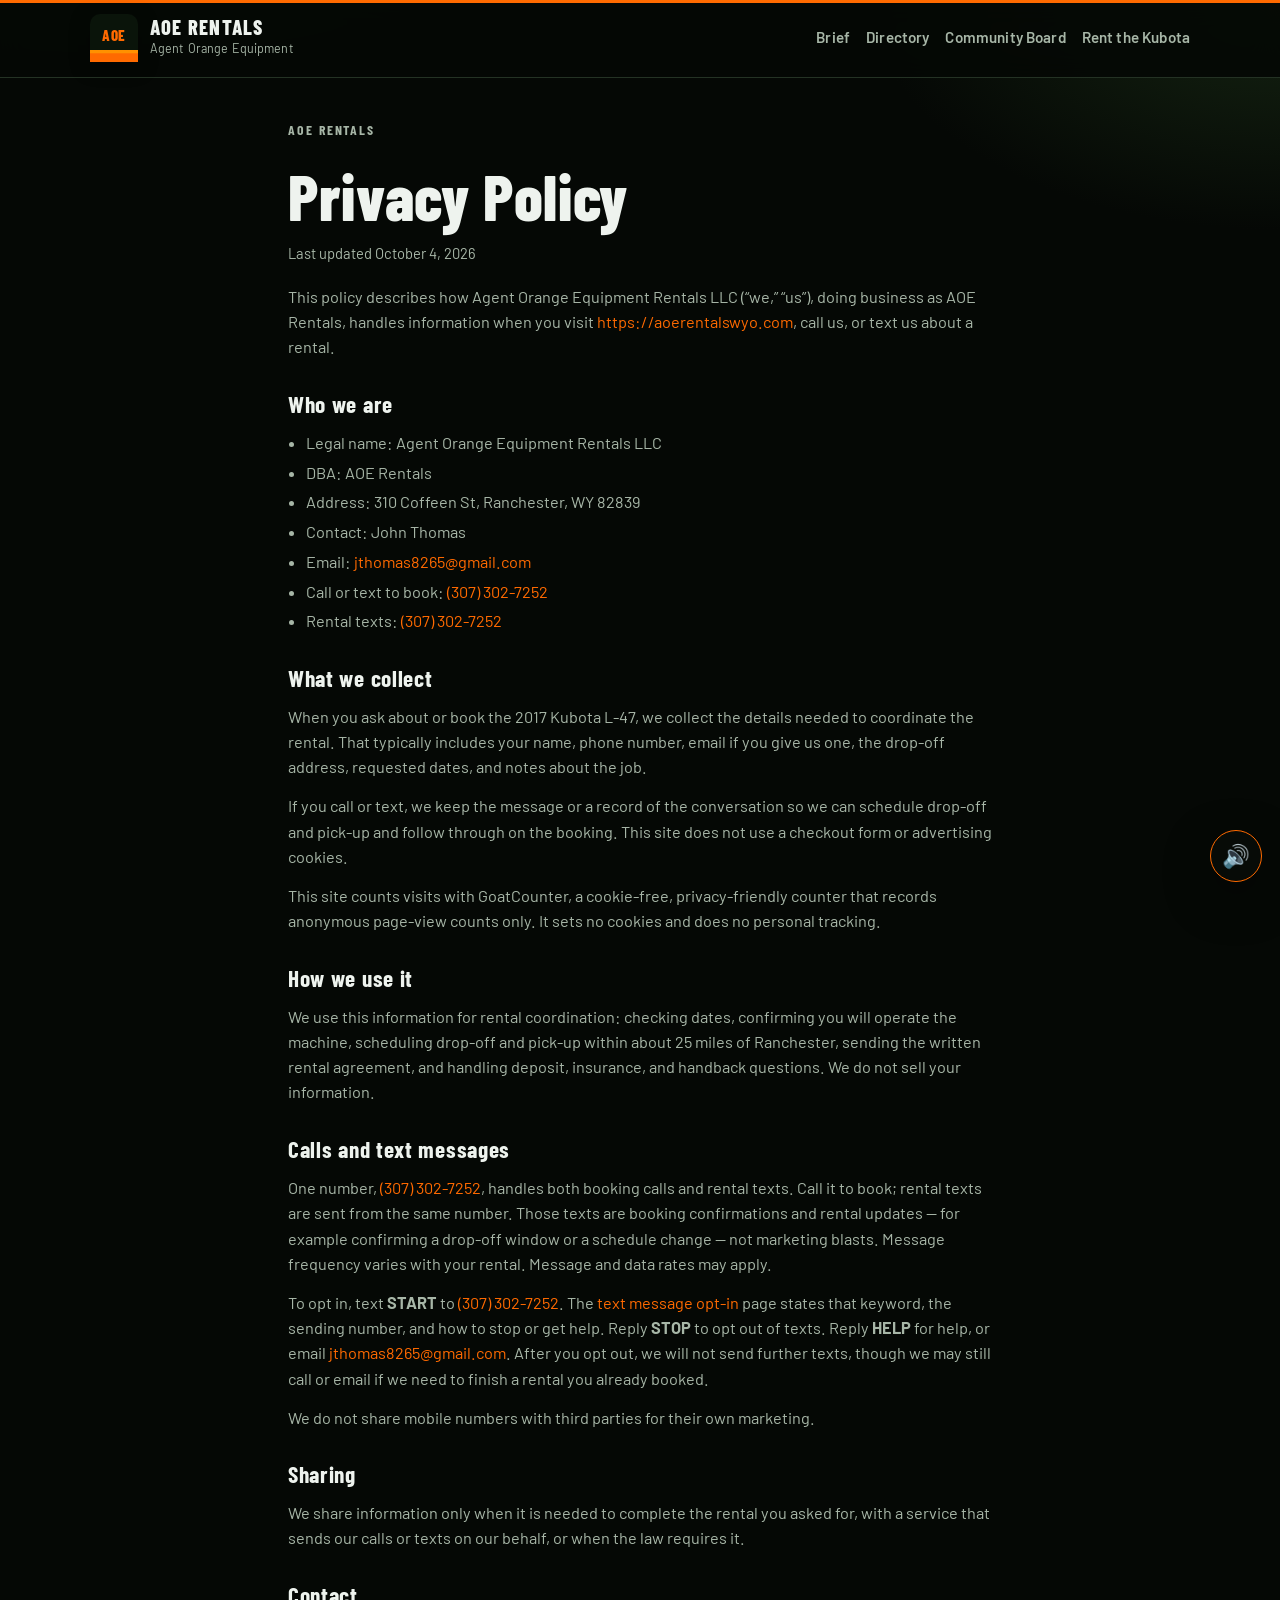
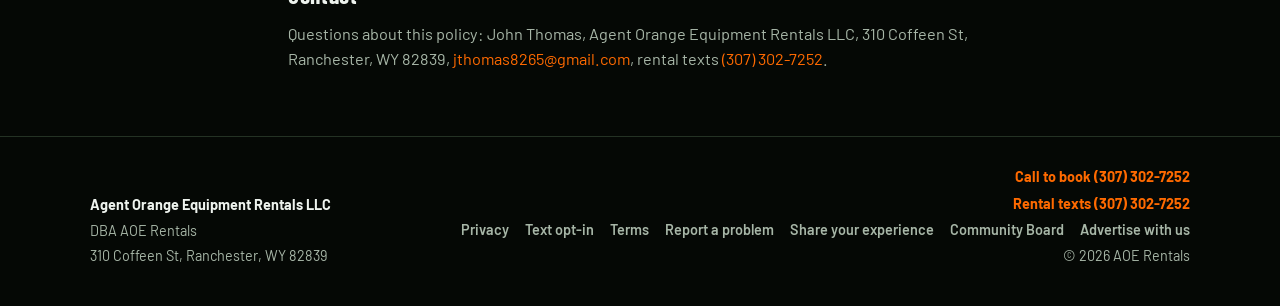
<file: privacy.html>
<!DOCTYPE html>
<html lang="en">
<head>
  <meta charset="utf-8" />
  <meta name="viewport" content="width=device-width, initial-scale=1" />
  <title>Privacy Policy | AOE Rentals</title>
  <meta name="description" content="Privacy policy for Agent Orange Equipment Rentals LLC (DBA AOE Rentals), including how we use calls and texts to coordinate Kubota rentals." />
  <meta name="theme-color" content="#050805" />
  <link rel="preconnect" href="https://fonts.googleapis.com" />
  <link rel="preconnect" href="https://fonts.gstatic.com" crossorigin />
  <link href="https://fonts.googleapis.com/css2?family=Barlow+Condensed:wght@600;700;800&family=Barlow:wght@400;500;600;700;800&display=swap" rel="stylesheet" />
  <link rel="icon" href="/favicon.svg" type="image/svg+xml" />
  <link rel="stylesheet" href="/styles.css" />
  <script data-goatcounter="https://aoerentals.goatcounter.com/count" async src="//gc.zgo.at/count.js"></script>
</head>
<body>
  <a class="skip" href="#main">Skip to content</a>

  <header>
    <div class="wrap nav">
      <a class="brand" href="index.html">
        <span class="logo" aria-hidden="true">
          <svg viewBox="0 0 48 48" width="44" height="44">
            <rect width="48" height="48" rx="10" fill="#0a140a"/>
            <path d="M0 36h48v12H0z" fill="#ff6a00"/>
            <path d="M0 36h48v3.2H0z" fill="#ff9100"/>
            <text x="24" y="27" text-anchor="middle" fill="#ff6a00" font-size="15" font-weight="800" font-family="Barlow Condensed, Arial Narrow, sans-serif" letter-spacing="0.5">AOE</text>
          </svg>
        </span>
        <span class="brand-text">
          <strong>AOE Rentals</strong>
          <span>Agent Orange Equipment</span>
        </span>
      </a>
      <nav class="nav-links" aria-label="Primary">
        <div class="nav-text-links">
          <a href="/">Brief</a>
          <a href="/directory/">Directory</a>
          <a href="/yard-sales/">Community Board</a>
          <a href="/rentals/">Rent the Kubota</a>
        </div>
      </nav>
    </div>
  </header>

  <main id="main">
    <article class="wrap legal">
      <p class="eyebrow">AOE Rentals</p>
      <h1>Privacy Policy</h1>
      <p class="updated">Last updated October 4, 2026</p>
      <p>
        This policy describes how Agent Orange Equipment Rentals LLC (“we,” “us”), doing business as AOE Rentals, handles information when you visit <a href="https://aoerentalswyo.com">https://aoerentalswyo.com</a>, call us, or text us about a rental.
      </p>

      <h2>Who we are</h2>
      <ul>
        <li>Legal name: Agent Orange Equipment Rentals LLC</li>
        <li>DBA: AOE Rentals</li>
        <li>Address: 310 Coffeen St, Ranchester, WY 82839</li>
        <li>Contact: John Thomas</li>
        <li>Email: <a href="mailto:jthomas8265@gmail.com">jthomas8265@gmail.com</a></li>
        <li>Call or text to book: <a href="tel:+13073027252">(307) 302-7252</a></li>
        <li>Rental texts: <a href="tel:+13073027252">(307) 302-7252</a></li>
      </ul>

      <h2>What we collect</h2>
      <p>
        When you ask about or book the 2017 Kubota L-47, we collect the details needed to coordinate the rental. That typically includes your name, phone number, email if you give us one, the drop-off address, requested dates, and notes about the job.
      </p>
      <p>
        If you call or text, we keep the message or a record of the conversation so we can schedule drop-off and pick-up and follow through on the booking. This site does not use a checkout form or advertising cookies.
      </p>
      <p>
        This site counts visits with GoatCounter, a cookie-free, privacy-friendly counter that records anonymous page-view counts only. It sets no cookies and does no personal tracking.
      </p>

      <h2>How we use it</h2>
      <p>
        We use this information for rental coordination: checking dates, confirming you will operate the machine, scheduling drop-off and pick-up within about 25 miles of Ranchester, sending the written rental agreement, and handling deposit, insurance, and handback questions. We do not sell your information.
      </p>

      <h2>Calls and text messages</h2>
      <p>
        One number, <a href="tel:+13073027252">(307) 302-7252</a>, handles both booking calls and rental texts. Call it to book; rental texts are sent from the same number. Those texts are booking confirmations and rental updates — for example confirming a drop-off window or a schedule change — not marketing blasts. Message frequency varies with your rental. Message and data rates may apply.
      </p>
      <p>
        To opt in, text <strong>START</strong> to <a href="tel:+13073027252">(307) 302-7252</a>. The <a href="text-opt-in.html">text message opt-in</a> page states that keyword, the sending number, and how to stop or get help. Reply <strong>STOP</strong> to opt out of texts. Reply <strong>HELP</strong> for help, or email <a href="mailto:jthomas8265@gmail.com">jthomas8265@gmail.com</a>. After you opt out, we will not send further texts, though we may still call or email if we need to finish a rental you already booked.
      </p>
      <p>
        We do not share mobile numbers with third parties for their own marketing.
      </p>

      <h2>Sharing</h2>
      <p>
        We share information only when it is needed to complete the rental you asked for, with a service that sends our calls or texts on our behalf, or when the law requires it.
      </p>

      <h2>Contact</h2>
      <p>
        Questions about this policy: John Thomas, Agent Orange Equipment Rentals LLC, 310 Coffeen St, Ranchester, WY 82839, <a href="mailto:jthomas8265@gmail.com">jthomas8265@gmail.com</a>, rental texts <a href="tel:+13073027252">(307) 302-7252</a>.
      </p>
    </article>
  </main>

  <footer>
    <div class="wrap foot">
      <div class="foot-brand">
        <strong>Agent Orange Equipment Rentals LLC</strong>
        <span>DBA AOE Rentals</span>
        <address>310 Coffeen St, Ranchester, WY 82839</address>
      </div>
      <div class="foot-meta">
        <a href="tel:+13073027252">Call to book (307) 302-7252</a>
        <a href="tel:+13073027252">Rental texts (307) 302-7252</a>
        <nav class="foot-legal" aria-label="Legal">
          <a href="privacy.html">Privacy</a>
          <a href="text-opt-in.html">Text opt-in</a>
          <a href="terms.html">Terms</a>
          <a href="mailto:buzzbe+website@mail.grokbot.com?subject=AOE%20website%20problem%20report&amp;body=Page%20URL%3A%0A%0AWhat%20went%20wrong%3A%0A" title="Email us about a broken page or typo">Report a problem</a>
          <a href="mailto:buzzbe+experience@mail.grokbot.com?subject=Share%20my%20AOE%20experience&amp;body=Service%20used%20%28e.g.%20Kubota%20rental%2C%20trailer%2C%20other%29%3A%0A%0AYour%20experience%3A%0A%0APublic%20display%20name%20%28optional%29%3A%0A%0AMay%20we%20publish%20your%20comments%20on%20our%20website%3F%20Yes%20%2F%20No%20%28please%20choose%29%3A%0A%0ANote%3A%20Submissions%20are%20reviewed%20by%20us%20and%20are%20never%20posted%20automatically.%20Sending%20this%20email%20does%20not%20count%20as%20permission%20to%20publish.%0A" title="Email us about your rental">Share your experience</a>
          <a href="/yard-sales/">Community Board</a>
          <a href="/advertise/">Advertise with us</a>
        </nav>
        <span>© <span id="y"></span> AOE Rentals</span>
      </div>
    </div>
  </footer>
  <script src="/site.js"></script>
</body>
</html>
</file>
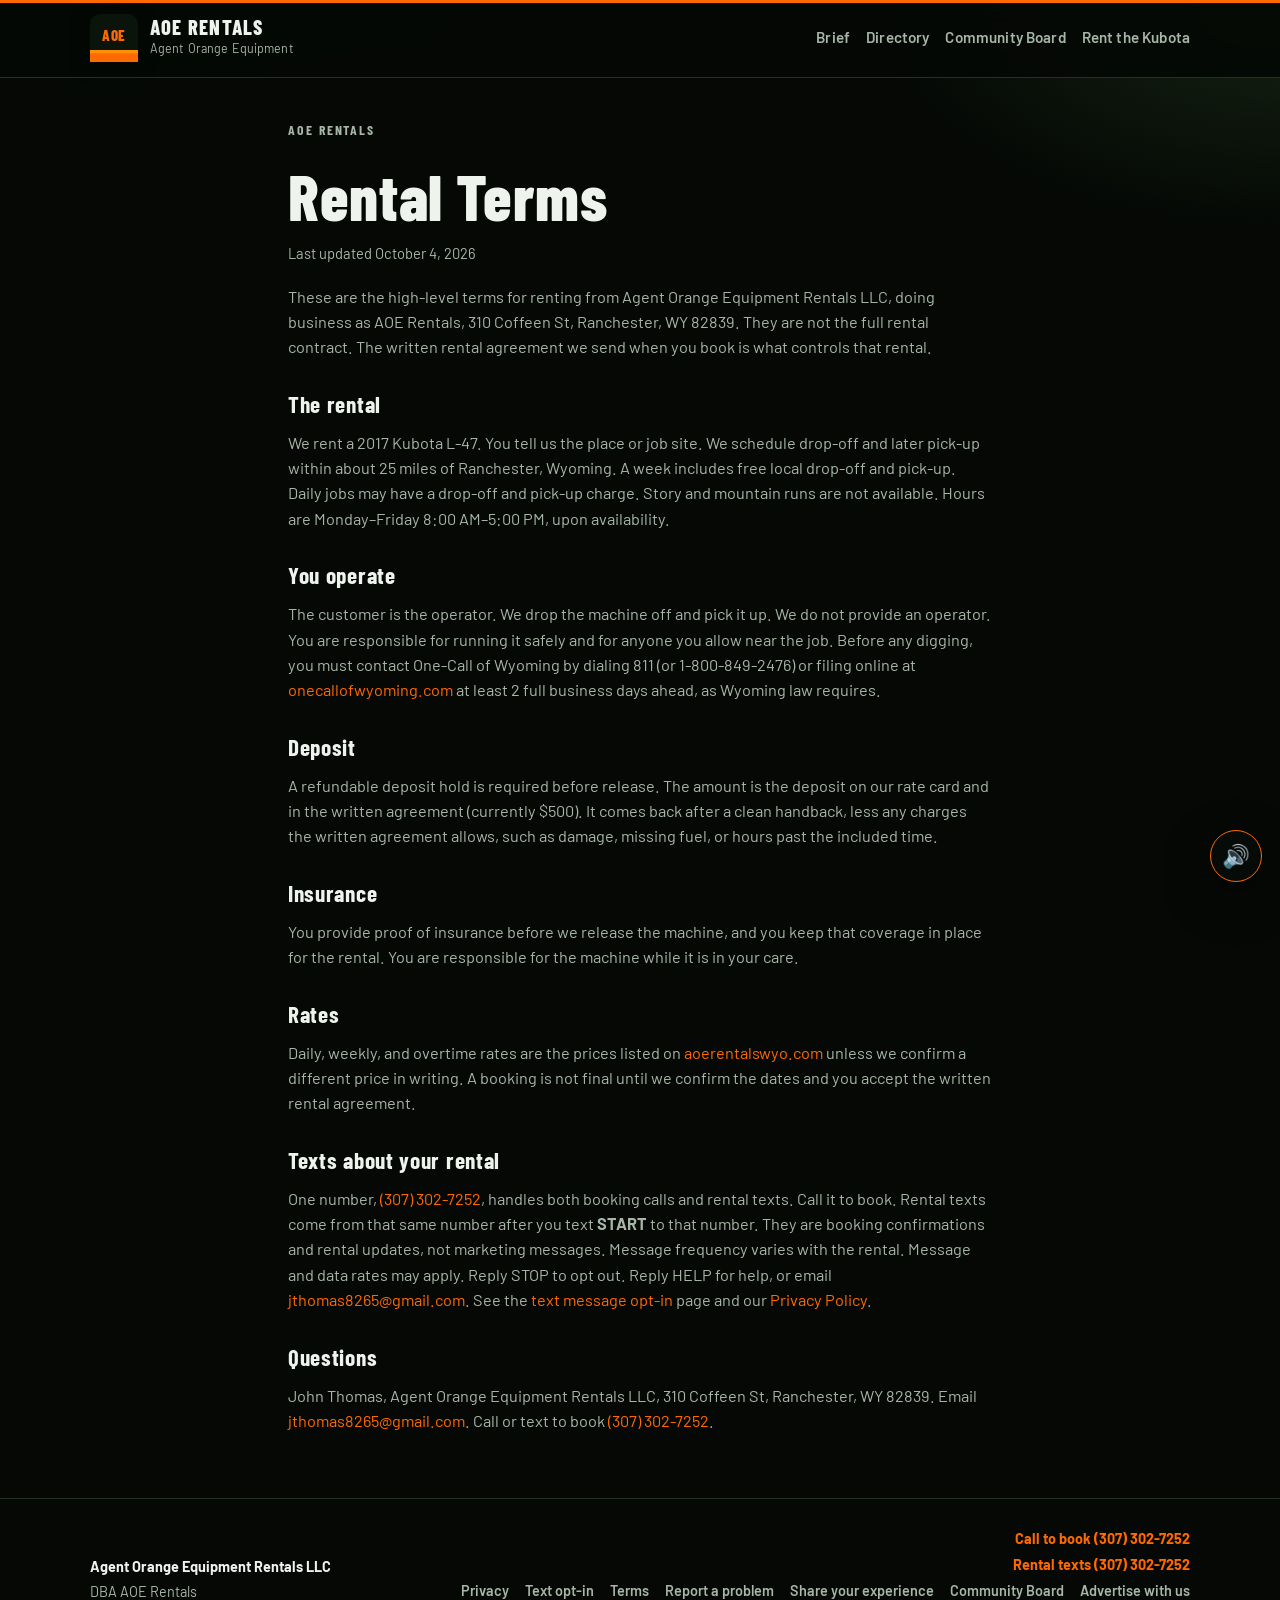
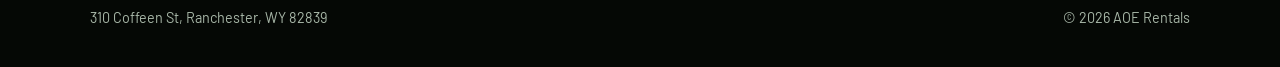
<file: terms.html>
<!DOCTYPE html>
<html lang="en">
<head>
  <meta charset="utf-8" />
  <meta name="viewport" content="width=device-width, initial-scale=1" />
  <title>Rental Terms | AOE Rentals</title>
  <meta name="description" content="High-level rental terms for Agent Orange Equipment Rentals LLC (DBA AOE Rentals). The written rental agreement controls each booking." />
  <meta name="theme-color" content="#050805" />
  <link rel="preconnect" href="https://fonts.googleapis.com" />
  <link rel="preconnect" href="https://fonts.gstatic.com" crossorigin />
  <link href="https://fonts.googleapis.com/css2?family=Barlow+Condensed:wght@600;700;800&family=Barlow:wght@400;500;600;700;800&display=swap" rel="stylesheet" />
  <link rel="icon" href="/favicon.svg" type="image/svg+xml" />
  <link rel="stylesheet" href="/styles.css" />
  <script data-goatcounter="https://aoerentals.goatcounter.com/count" async src="//gc.zgo.at/count.js"></script>
</head>
<body>
  <a class="skip" href="#main">Skip to content</a>

  <header>
    <div class="wrap nav">
      <a class="brand" href="index.html">
        <span class="logo" aria-hidden="true">
          <svg viewBox="0 0 48 48" width="44" height="44">
            <rect width="48" height="48" rx="10" fill="#0a140a"/>
            <path d="M0 36h48v12H0z" fill="#ff6a00"/>
            <path d="M0 36h48v3.2H0z" fill="#ff9100"/>
            <text x="24" y="27" text-anchor="middle" fill="#ff6a00" font-size="15" font-weight="800" font-family="Barlow Condensed, Arial Narrow, sans-serif" letter-spacing="0.5">AOE</text>
          </svg>
        </span>
        <span class="brand-text">
          <strong>AOE Rentals</strong>
          <span>Agent Orange Equipment</span>
        </span>
      </a>
      <nav class="nav-links" aria-label="Primary">
        <div class="nav-text-links">
          <a href="/">Brief</a>
          <a href="/directory/">Directory</a>
          <a href="/yard-sales/">Community Board</a>
          <a href="/rentals/">Rent the Kubota</a>
        </div>
      </nav>
    </div>
  </header>

  <main id="main">
    <article class="wrap legal">
      <p class="eyebrow">AOE Rentals</p>
      <h1>Rental Terms</h1>
      <p class="updated">Last updated October 4, 2026</p>
      <p>
        These are the high-level terms for renting from Agent Orange Equipment Rentals LLC, doing business as AOE Rentals, 310 Coffeen St, Ranchester, WY 82839. They are not the full rental contract. The written rental agreement we send when you book is what controls that rental.
      </p>

      <h2>The rental</h2>
      <p>
        We rent a 2017 Kubota L-47. You tell us the place or job site. We schedule drop-off and later pick-up within about 25 miles of Ranchester, Wyoming. A week includes free local drop-off and pick-up. Daily jobs may have a drop-off and pick-up charge. Story and mountain runs are not available. Hours are Monday–Friday 8:00 AM–5:00 PM, upon availability.
      </p>

      <h2>You operate</h2>
      <p>
        The customer is the operator. We drop the machine off and pick it up. We do not provide an operator. You are responsible for running it safely and for anyone you allow near the job. Before any digging, you must contact One-Call of Wyoming by dialing 811 (or 1-800-849-2476) or filing online at <a href="https://www.onecallofwyoming.com/">onecallofwyoming.com</a> at least 2 full business days ahead, as Wyoming law requires.
      </p>

      <h2>Deposit</h2>
      <p>
        A refundable deposit hold is required before release. The amount is the deposit on our rate card and in the written agreement (currently $500). It comes back after a clean handback, less any charges the written agreement allows, such as damage, missing fuel, or hours past the included time.
      </p>

      <h2>Insurance</h2>
      <p>
        You provide proof of insurance before we release the machine, and you keep that coverage in place for the rental. You are responsible for the machine while it is in your care.
      </p>

      <h2>Rates</h2>
      <p>
        Daily, weekly, and overtime rates are the prices listed on <a href="index.html#rates">aoerentalswyo.com</a> unless we confirm a different price in writing. A booking is not final until we confirm the dates and you accept the written rental agreement.
      </p>

      <h2>Texts about your rental</h2>
      <p>
        One number, <a href="tel:+13073027252">(307) 302-7252</a>, handles both booking calls and rental texts. Call it to book. Rental texts come from that same number after you text <strong>START</strong> to that number. They are booking confirmations and rental updates, not marketing messages. Message frequency varies with the rental. Message and data rates may apply. Reply STOP to opt out. Reply HELP for help, or email <a href="mailto:jthomas8265@gmail.com">jthomas8265@gmail.com</a>. See the <a href="text-opt-in.html">text message opt-in</a> page and our <a href="privacy.html">Privacy Policy</a>.
      </p>

      <h2>Questions</h2>
      <p>
        John Thomas, Agent Orange Equipment Rentals LLC, 310 Coffeen St, Ranchester, WY 82839. Email <a href="mailto:jthomas8265@gmail.com">jthomas8265@gmail.com</a>. Call or text to book <a href="tel:+13073027252">(307) 302-7252</a>.
      </p>
    </article>
  </main>

  <footer>
    <div class="wrap foot">
      <div class="foot-brand">
        <strong>Agent Orange Equipment Rentals LLC</strong>
        <span>DBA AOE Rentals</span>
        <address>310 Coffeen St, Ranchester, WY 82839</address>
      </div>
      <div class="foot-meta">
        <a href="tel:+13073027252">Call to book (307) 302-7252</a>
        <a href="tel:+13073027252">Rental texts (307) 302-7252</a>
        <nav class="foot-legal" aria-label="Legal">
          <a href="privacy.html">Privacy</a>
          <a href="text-opt-in.html">Text opt-in</a>
          <a href="terms.html">Terms</a>
          <a href="mailto:buzzbe+website@mail.grokbot.com?subject=AOE%20website%20problem%20report&amp;body=Page%20URL%3A%0A%0AWhat%20went%20wrong%3A%0A" title="Email us about a broken page or typo">Report a problem</a>
          <a href="mailto:buzzbe+experience@mail.grokbot.com?subject=Share%20my%20AOE%20experience&amp;body=Service%20used%20%28e.g.%20Kubota%20rental%2C%20trailer%2C%20other%29%3A%0A%0AYour%20experience%3A%0A%0APublic%20display%20name%20%28optional%29%3A%0A%0AMay%20we%20publish%20your%20comments%20on%20our%20website%3F%20Yes%20%2F%20No%20%28please%20choose%29%3A%0A%0ANote%3A%20Submissions%20are%20reviewed%20by%20us%20and%20are%20never%20posted%20automatically.%20Sending%20this%20email%20does%20not%20count%20as%20permission%20to%20publish.%0A" title="Email us about your rental">Share your experience</a>
          <a href="/yard-sales/">Community Board</a>
          <a href="/advertise/">Advertise with us</a>
        </nav>
        <span>© <span id="y"></span> AOE Rentals</span>
      </div>
    </div>
  </footer>
  <script src="/site.js"></script>
</body>
</html>
</file>
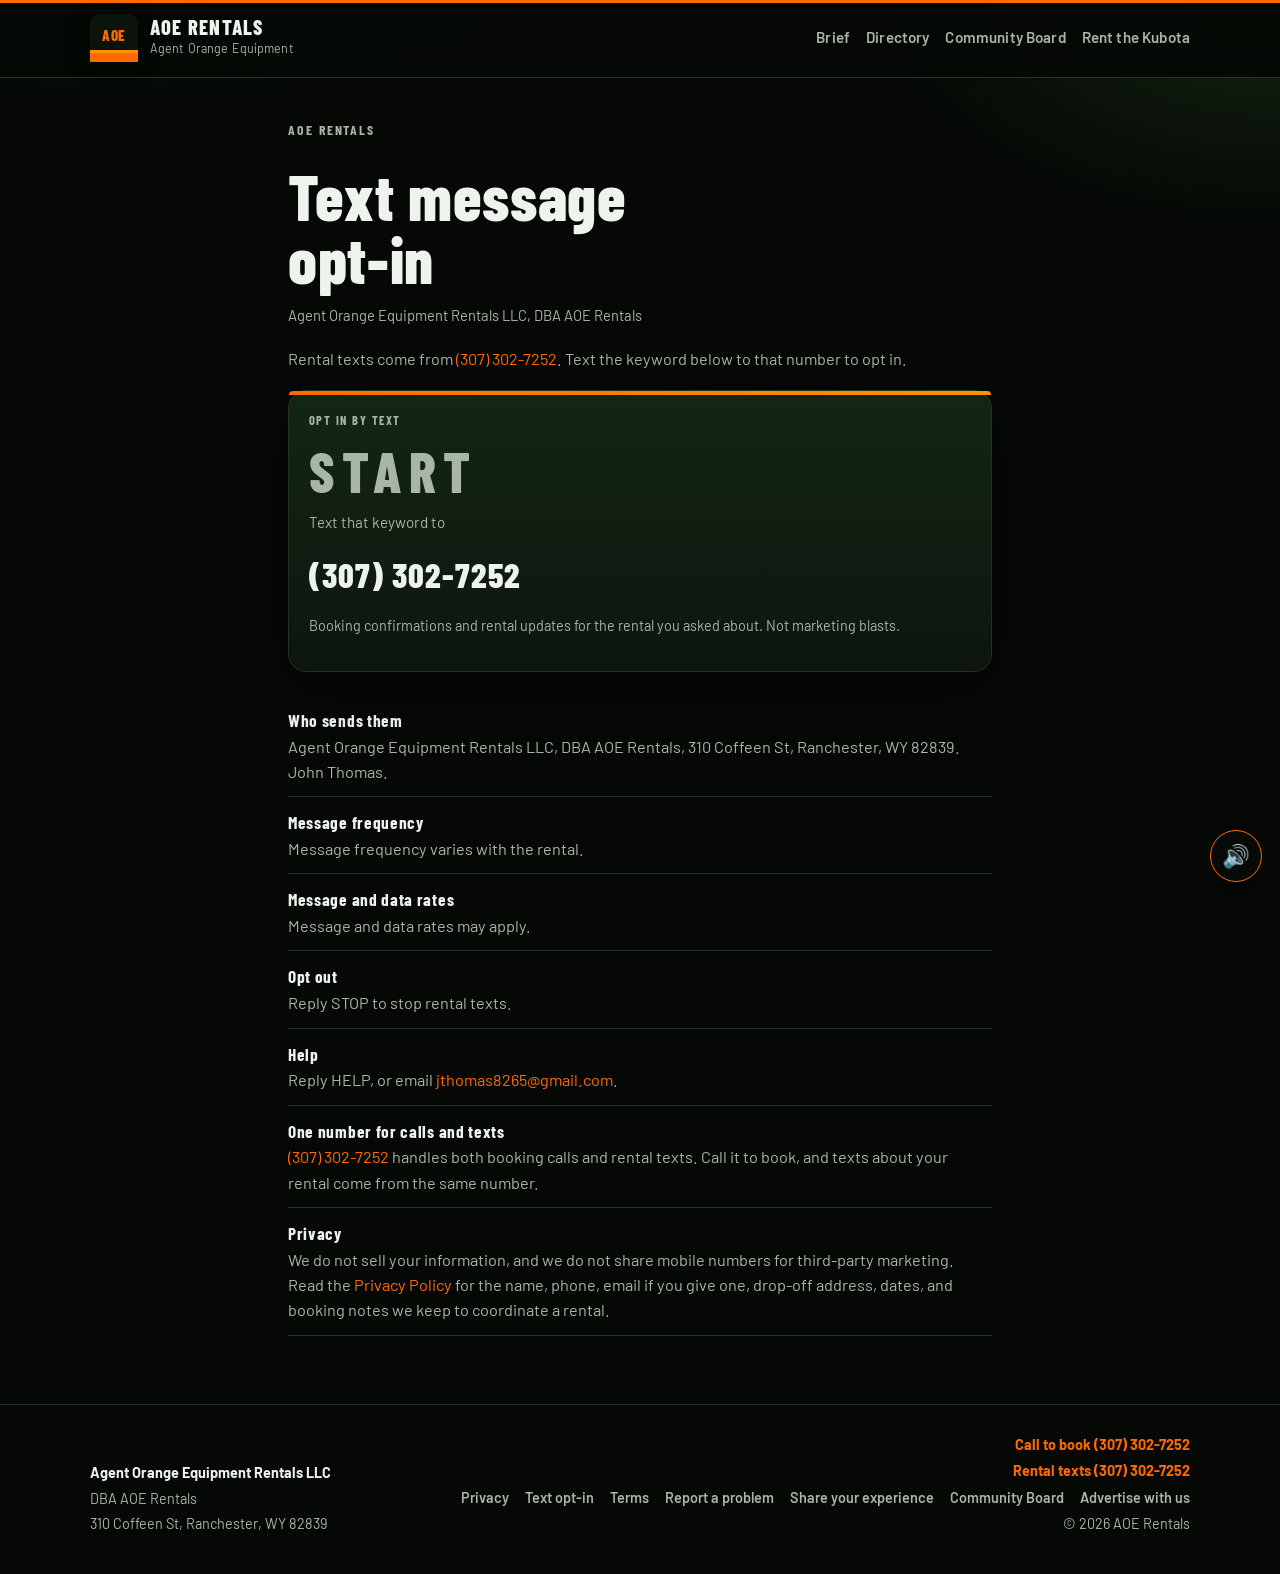
<file: text-opt-in.html>
<!DOCTYPE html>
<html lang="en">
<head>
  <meta charset="utf-8" />
  <meta name="viewport" content="width=device-width, initial-scale=1" />
  <title>Text Message Opt-In | AOE Rentals</title>
  <meta name="description" content="Opt in to AOE Rentals booking and rental texts by texting START to (307) 302-7252. Reply STOP to opt out. Reply HELP for help." />
  <meta name="theme-color" content="#050805" />
  <link rel="preconnect" href="https://fonts.googleapis.com" />
  <link rel="preconnect" href="https://fonts.gstatic.com" crossorigin />
  <link href="https://fonts.googleapis.com/css2?family=Barlow+Condensed:wght@600;700;800&family=Barlow:wght@400;500;600;700;800&display=swap" rel="stylesheet" />
  <link rel="icon" href="/favicon.svg" type="image/svg+xml" />
  <link rel="stylesheet" href="/styles.css" />
  <script data-goatcounter="https://aoerentals.goatcounter.com/count" async src="//gc.zgo.at/count.js"></script>
</head>
<body>
  <a class="skip" href="#main">Skip to content</a>

  <header>
    <div class="wrap nav">
      <a class="brand" href="index.html">
        <span class="logo" aria-hidden="true">
          <svg viewBox="0 0 48 48" width="44" height="44">
            <rect width="48" height="48" rx="10" fill="#0a140a"/>
            <path d="M0 36h48v12H0z" fill="#ff6a00"/>
            <path d="M0 36h48v3.2H0z" fill="#ff9100"/>
            <text x="24" y="27" text-anchor="middle" fill="#ff6a00" font-size="15" font-weight="800" font-family="Barlow Condensed, Arial Narrow, sans-serif" letter-spacing="0.5">AOE</text>
          </svg>
        </span>
        <span class="brand-text">
          <strong>AOE Rentals</strong>
          <span>Agent Orange Equipment</span>
        </span>
      </a>
      <nav class="nav-links" aria-label="Primary">
        <div class="nav-text-links">
          <a href="/">Brief</a>
          <a href="/directory/">Directory</a>
          <a href="/yard-sales/">Community Board</a>
          <a href="/rentals/">Rent the Kubota</a>
        </div>
      </nav>
    </div>
  </header>

  <main id="main">
    <article class="wrap legal">
      <p class="eyebrow">AOE Rentals</p>
      <h1>Text message opt-in</h1>
      <p class="updated">Agent Orange Equipment Rentals LLC, DBA AOE Rentals</p>
      <p>
        Rental texts come from <a href="tel:+13073027252">(307) 302-7252</a>. Text the keyword below to that number to opt in.
      </p>

      <section class="optin-panel" aria-labelledby="optin-heading">
        <p class="card-kicker optin-kicker" id="optin-heading">Opt in by text</p>
        <p class="optin-keyword">START</p>
        <p class="optin-to">Text that keyword to</p>
        <a class="optin-number" href="sms:+13073027252?body=START">(307) 302-7252</a>
        <p class="note">Booking confirmations and rental updates for the rental you asked about. Not marketing blasts.</p>
      </section>

      <ul class="fact-list">
        <li>
          <strong>Who sends them</strong>
          Agent Orange Equipment Rentals LLC, DBA AOE Rentals, 310 Coffeen St, Ranchester, WY 82839. John Thomas.
        </li>
        <li>
          <strong>Message frequency</strong>
          Message frequency varies with the rental.
        </li>
        <li>
          <strong>Message and data rates</strong>
          Message and data rates may apply.
        </li>
        <li>
          <strong>Opt out</strong>
          Reply STOP to stop rental texts.
        </li>
        <li>
          <strong>Help</strong>
          Reply HELP, or email <a href="mailto:jthomas8265@gmail.com">jthomas8265@gmail.com</a>.
        </li>
        <li>
          <strong>One number for calls and texts</strong>
          <a href="tel:+13073027252">(307) 302-7252</a> handles both booking calls and rental texts. Call it to book, and texts about your rental come from the same number.
        </li>
        <li>
          <strong>Privacy</strong>
          We do not sell your information, and we do not share mobile numbers for third-party marketing. Read the <a href="privacy.html">Privacy Policy</a> for the name, phone, email if you give one, drop-off address, dates, and booking notes we keep to coordinate a rental.
        </li>
      </ul>
    </article>
  </main>

  <footer>
    <div class="wrap foot">
      <div class="foot-brand">
        <strong>Agent Orange Equipment Rentals LLC</strong>
        <span>DBA AOE Rentals</span>
        <address>310 Coffeen St, Ranchester, WY 82839</address>
      </div>
      <div class="foot-meta">
        <a href="tel:+13073027252">Call to book (307) 302-7252</a>
        <a href="tel:+13073027252">Rental texts (307) 302-7252</a>
        <nav class="foot-legal" aria-label="Legal">
          <a href="privacy.html">Privacy</a>
          <a href="text-opt-in.html">Text opt-in</a>
          <a href="terms.html">Terms</a>
          <a href="mailto:buzzbe+website@mail.grokbot.com?subject=AOE%20website%20problem%20report&amp;body=Page%20URL%3A%0A%0AWhat%20went%20wrong%3A%0A" title="Email us about a broken page or typo">Report a problem</a>
          <a href="mailto:buzzbe+experience@mail.grokbot.com?subject=Share%20my%20AOE%20experience&amp;body=Service%20used%20%28e.g.%20Kubota%20rental%2C%20trailer%2C%20other%29%3A%0A%0AYour%20experience%3A%0A%0APublic%20display%20name%20%28optional%29%3A%0A%0AMay%20we%20publish%20your%20comments%20on%20our%20website%3F%20Yes%20%2F%20No%20%28please%20choose%29%3A%0A%0ANote%3A%20Submissions%20are%20reviewed%20by%20us%20and%20are%20never%20posted%20automatically.%20Sending%20this%20email%20does%20not%20count%20as%20permission%20to%20publish.%0A" title="Email us about your rental">Share your experience</a>
          <a href="/yard-sales/">Community Board</a>
          <a href="/advertise/">Advertise with us</a>
        </nav>
        <span>© <span id="y"></span> AOE Rentals</span>
      </div>
    </div>
  </footer>
  <script src="/site.js"></script>
</body>
</html>
</file>
<file: styles.css>
:root {
  --bg: #050805;
  --bg2: #080d08;
  --card: #0e160e;
  --line: #243224;
  --text: #eef3ee;
  --muted: #a7b6a7;
  --accent: #ff6a00;
  --accent2: #ff9100;
  --ink: #1a1208;
  --radius: 18px;
  --shadow: 0 16px 48px rgba(0, 0, 0, .38);
  --sans: "Barlow", "Segoe UI", system-ui, -apple-system, sans-serif;
  --display: "Barlow Condensed", "Arial Narrow", "Segoe UI", sans-serif;
  --pad: clamp(1.1rem, 3vw, 1.6rem);
}

* { box-sizing: border-box; }

html {
  scroll-behavior: smooth;
  color-scheme: dark;
}

body {
  margin: 0;
  font-family: var(--sans);
  background:
    radial-gradient(1100px 520px at 8% -12%, #123016 0%, transparent 56%),
    radial-gradient(820px 460px at 100% 0%, #152412 0%, transparent 50%),
    var(--bg);
  color: var(--text);
  line-height: 1.55;
  min-height: 100vh;
  font-size: 1.02rem;
}

a { color: var(--accent); text-decoration: none; }
a:hover { text-decoration: underline; }

:focus-visible {
  outline: 2px solid var(--accent2);
  outline-offset: 3px;
}

.skip {
  position: absolute;
  left: .8rem;
  top: -3rem;
  background: var(--accent);
  color: var(--ink);
  font-weight: 800;
  padding: .55rem .85rem;
  border-radius: 8px;
  z-index: 40;
}

.skip:focus {
  top: .8rem;
  text-decoration: none;
}

.wrap {
  width: min(1100px, calc(100% - 2rem));
  margin: 0 auto;
}

header {
  position: sticky;
  top: 0;
  z-index: 20;
  backdrop-filter: blur(14px);
  background: rgba(5, 8, 5, .9);
  border-bottom: 1px solid var(--line);
  box-shadow: inset 0 3px 0 var(--accent);
}

.nav {
  display: flex;
  align-items: center;
  justify-content: space-between;
  gap: .85rem 1.2rem;
  padding: .85rem 0 .95rem;
  flex-wrap: wrap;
}

.brand {
  display: flex;
  align-items: center;
  gap: .75rem;
  color: inherit;
  text-decoration: none;
  min-width: 0;
}

.brand:hover { text-decoration: none; }

.logo {
  display: grid;
  place-items: center;
  flex: 0 0 auto;
  filter: drop-shadow(0 4px 10px rgba(0, 0, 0, .35));
}

.logo svg {
  display: block;
  width: 48px;
  height: 48px;
}

.brand-text {
  display: grid;
  gap: .08rem;
  min-width: 0;
}

.brand-text strong {
  font-family: var(--display);
  font-size: 1.28rem;
  font-weight: 800;
  letter-spacing: .06em;
  text-transform: uppercase;
  line-height: 1;
}

.brand-text span {
  font-size: .78rem;
  color: var(--muted);
  letter-spacing: .01em;
  white-space: nowrap;
  overflow: hidden;
  text-overflow: ellipsis;
}

.nav-links {
  display: flex;
  gap: .85rem 1rem;
  align-items: center;
  flex-wrap: wrap;
  justify-content: flex-end;
  margin-left: auto;
}

.nav-text-links {
  display: flex;
  gap: 1rem;
  align-items: center;
}

.nav-text-links a {
  color: var(--muted);
  font-size: .95rem;
  font-weight: 600;
  text-decoration: none;
  letter-spacing: .01em;
}

.nav-text-links a:hover { color: var(--text); }

.btn {
  display: inline-flex;
  align-items: center;
  justify-content: center;
  gap: .4rem;
  border-radius: 999px;
  padding: .78rem 1.2rem;
  font-weight: 800;
  font-size: .98rem;
  letter-spacing: .01em;
  border: 1px solid transparent;
  cursor: pointer;
  text-decoration: none !important;
  transition: transform .15s ease, background .15s ease, border-color .15s ease;
  white-space: nowrap;
}

.btn:hover { transform: translateY(-1px); }

.btn-primary,
.btn-primary:hover,
.btn-primary:visited {
  background: var(--accent);
  color: var(--ink) !important;
}

.btn-primary:hover { background: var(--accent2); }

.btn-ghost {
  background: transparent;
  color: var(--text);
  border-color: var(--line);
}

.btn-ghost:hover {
  border-color: var(--accent);
  color: var(--accent);
}

.hero {
  padding: 2.6rem 0 1.6rem;
  display: grid;
  gap: 1.8rem;
}

.hero-copy { min-width: 0; }

.eyebrow {
  display: inline-flex;
  align-items: center;
  gap: .45rem;
  margin: 0;
  font-family: var(--display);
  font-size: .86rem;
  letter-spacing: .14em;
  text-transform: uppercase;
  color: var(--accent2);
  font-weight: 700;
}

h1 {
  margin: .7rem 0 .85rem;
  font-family: var(--display);
  font-size: clamp(2.35rem, 7vw, 4rem);
  line-height: .98;
  letter-spacing: .01em;
  font-weight: 800;
  text-wrap: balance;
}

.lede {
  color: var(--muted);
  font-size: 1.12rem;
  max-width: 38rem;
  margin: 0 0 1.5rem;
}

.cta-row {
  display: flex;
  flex-wrap: wrap;
  gap: .7rem;
}

.pill-row {
  display: flex;
  flex-wrap: wrap;
  gap: .5rem;
  margin-top: 1.35rem;
}

.pill {
  font-size: .8rem;
  font-weight: 600;
  color: var(--muted);
  border: 1px solid var(--line);
  background: rgba(255, 255, 255, .025);
  border-radius: 999px;
  padding: .4rem .75rem;
}

.hero-card {
  background: linear-gradient(180deg, #122616, var(--card));
  border: 1px solid var(--line);
  border-radius: calc(var(--radius) + 4px);
  box-shadow: var(--shadow);
  padding: 1.35rem 1.4rem 1.25rem;
  position: relative;
}

.hero-card::before {
  content: "";
  position: absolute;
  left: 0;
  right: 0;
  top: 0;
  height: 4px;
  border-radius: calc(var(--radius) + 4px) calc(var(--radius) + 4px) 0 0;
  background: linear-gradient(90deg, var(--accent), var(--accent2));
}

.card-kicker {
  margin: .15rem 0 .2rem;
  font-family: var(--display);
  letter-spacing: .12em;
  text-transform: uppercase;
  font-size: .78rem;
  color: var(--accent2);
  font-weight: 700;
}

.hero-card h2 {
  margin: 0 0 1rem;
  font-family: var(--display);
  font-size: 1.7rem;
  letter-spacing: .03em;
}

.rate {
  display: flex;
  justify-content: space-between;
  align-items: baseline;
  gap: 1rem;
  padding: .82rem 0;
  border-bottom: 1px solid var(--line);
}

.rate:last-of-type { border-bottom: 0; }

.rate strong {
  font-size: 1.02rem;
}

.rate b {
  font-family: var(--display);
  font-size: 1.7rem;
  color: var(--accent);
  letter-spacing: .02em;
  line-height: 1;
}

.rate b span {
  font-size: .55em;
  color: var(--muted);
  font-weight: 600;
  font-family: var(--sans);
  margin-left: .12em;
}

.rate small {
  color: var(--muted);
  display: block;
  font-weight: 500;
  margin-top: .12rem;
}

.note {
  margin: 1rem 0 0;
  font-size: .9rem;
  color: var(--muted);
  line-height: 1.5;
}

section { padding: 2.6rem 0; }

.band {
  border-block: 1px solid var(--line);
  background: rgba(8, 13, 8, .55);
}

.section-title {
  margin: .45rem 0 .4rem;
  font-family: var(--display);
  font-size: clamp(1.8rem, 4vw, 2.35rem);
  letter-spacing: .03em;
}

.section-sub {
  margin: 0 0 1.55rem;
  color: var(--muted);
  max-width: 40rem;
}

.grid {
  display: grid;
  gap: 1rem;
}

.card {
  background: var(--card);
  border: 1px solid var(--line);
  border-radius: var(--radius);
  padding: 1.25rem 1.3rem 1.35rem;
  box-shadow: 0 8px 24px rgba(0, 0, 0, .18);
}

.cols-3 .card {
  min-height: 100%;
  border-top: 3px solid var(--accent);
}

.card h3 {
  margin: 0 0 .45rem;
  font-family: var(--display);
  font-size: 1.35rem;
  letter-spacing: .03em;
}

.card p {
  margin: 0;
  color: var(--muted);
  font-size: 1rem;
}

.icon {
  width: 38px;
  height: 38px;
  border-radius: 10px;
  margin-bottom: .85rem;
  display: grid;
  place-items: center;
  background: #102010;
  color: var(--accent);
  border: 1px solid #2a4a2a;
  font-family: var(--display);
  font-size: 1.15rem;
  font-weight: 800;
}

.machine-section { padding-top: 2.8rem; }

.machine {
  display: grid;
  gap: 1.2rem;
  align-items: start;
}

.machine-visual {
  border-radius: var(--radius);
  border: 1px solid var(--line);
  background: #070c07;
  box-shadow: inset 0 3px 0 var(--accent);
  overflow: hidden;
}

.machine-photo {
  margin: 0;
}

.machine-photo img {
  display: block;
  width: 100%;
  height: auto;
  aspect-ratio: 3 / 4;
  object-fit: cover;
  object-position: center 42%;
  background: #0a120a;
}

.machine-caption {
  text-align: center;
  margin: 0;
  padding: .85rem 1rem .15rem;
}

.machine-caption strong {
  display: block;
  font-family: var(--display);
  font-size: 1.55rem;
  letter-spacing: .04em;
}

.machine-caption span {
  color: var(--muted);
  font-size: .95rem;
}

.machine-gallery {
  display: grid;
  grid-template-columns: 1fr 1fr;
  gap: .7rem;
  padding: .8rem 1rem 1.05rem;
}

.machine-gallery figure {
  margin: 0;
  min-width: 0;
}

.machine-gallery img {
  display: block;
  width: 100%;
  height: 7.5rem;
  object-fit: cover;
  border-radius: 12px;
  border: 1px solid var(--line);
  background: #0a120a;
}

.machine-gallery figure:first-child img {
  object-position: center 58%;
}

.machine-gallery figure:last-child img {
  object-position: center 40%;
}

.machine-gallery figcaption {
  margin-top: .35rem;
  color: var(--muted);
  font-size: .78rem;
  letter-spacing: .04em;
  text-transform: uppercase;
  font-weight: 700;
}

.included .note { margin-top: 1.1rem; }

ul.check {
  margin: .7rem 0 0;
  padding: 0;
  list-style: none;
}

ul.check li {
  position: relative;
  padding: .38rem 0 .38rem 1.45rem;
  color: var(--muted);
}

ul.check li::before {
  content: "✓";
  position: absolute;
  left: 0;
  color: var(--accent);
  font-weight: 800;
}

.contact-box { align-items: stretch; }

.area-card {
  display: grid;
  gap: 1rem;
  align-items: center;
}

.radius-visual {
  display: grid;
  place-items: center;
}

.book-lead { margin-bottom: .95rem !important; }

.big-phone {
  display: inline-flex;
  align-items: center;
  justify-content: center;
  font-family: var(--display);
  font-size: clamp(1.7rem, 5vw, 2.15rem);
  font-weight: 800;
  letter-spacing: .03em;
  color: var(--ink);
  text-decoration: none;
  background: var(--accent);
  padding: .55rem 1.05rem;
  border-radius: 12px;
  border: 2px solid #cc5500;
  box-shadow: 0 4px 0 #994000;
  margin-bottom: .15rem;
}

.big-phone:hover {
  color: var(--ink);
  background: var(--accent2);
  text-decoration: none;
}

.book-card .cta-row { margin-top: 1.05rem; }

footer {
  border-top: 1px solid var(--line);
  padding: 1.8rem 0 2.4rem;
  color: var(--muted);
  font-size: .9rem;
}

.foot {
  display: flex;
  flex-wrap: wrap;
  gap: 1rem 2rem;
  justify-content: space-between;
  align-items: flex-end;
}

.foot-brand {
  display: grid;
  gap: .2rem;
}

.foot-brand strong {
  color: var(--text);
  font-weight: 700;
}

.foot-brand > span,
.foot-brand address,
.foot-meta > span,
.foot-meta > a { display: block; }

.foot-brand address {
  font-style: normal;
}

.foot-legal {
  display: flex;
  flex-wrap: wrap;
  gap: .35rem 1rem;
  justify-content: flex-end;
}

.foot-meta .foot-legal a {
  color: var(--muted);
  font-weight: 600;
}

.foot-meta .foot-legal a:hover { color: var(--text); }

.foot-meta {
  display: grid;
  gap: .25rem;
  text-align: right;
}

.foot-meta a {
  color: var(--accent);
  font-weight: 700;
  text-decoration: none;
}

.foot-meta a:hover { text-decoration: underline; }

@media (min-width: 860px) {
  .hero {
    grid-template-columns: 1.2fr .88fr;
    align-items: center;
    padding: 4.2rem 0 2.8rem;
    gap: 2.4rem;
  }
}

@media (min-width: 720px) {
  .grid.cols-3 { grid-template-columns: repeat(3, 1fr); }
  .grid.cols-2 { grid-template-columns: 1fr 1fr; }
  .area-card { grid-template-columns: auto 1fr; }
}

@media (min-width: 800px) {
  .machine { grid-template-columns: 1.12fr .88fr; }
}

@media (max-width: 719px) {
  .foot {
    flex-direction: column;
    align-items: flex-start;
  }

  .nav {
    align-items: stretch;
  }

  .nav-links {
    width: 100%;
    margin-left: 0;
    justify-content: stretch;
    flex-direction: column-reverse;
    gap: .7rem;
  }

  .nav-links .btn {
    width: 100%;
  }

  .nav-text-links {
    width: 100%;
    justify-content: space-between;
    padding: 0 .1rem;
  }

  .cta-row .btn {
    flex: 1 1 10rem;
  }

  .foot-meta { text-align: left; }
  .foot-legal { justify-content: flex-start; }

  .brand-text span { max-width: 14rem; }

  .machine-gallery img { height: 6.4rem; }
}

.legal {
  padding: 2.4rem 0 3.2rem;
  max-width: 44rem;
}

.legal h1 { max-width: 16ch; }

.legal h2 {
  margin: 1.7rem 0 .45rem;
  font-family: var(--display);
  font-size: 1.45rem;
  letter-spacing: .03em;
}

.legal p,
.legal li {
  color: var(--muted);
}

.legal p { margin: 0 0 .85rem; }

.legal ul {
  margin: .2rem 0 1rem;
  padding-left: 1.15rem;
}

.legal li { margin: .28rem 0; }

.legal .updated {
  margin: 0 0 1.2rem;
  color: var(--muted);
  font-size: .92rem;
}

.contact-extra {
  margin: .95rem 0 0;
  font-size: .9rem;
}

.optin-panel {
  margin: 1.15rem 0 1.45rem;
  padding: 1.25rem 1.25rem 1.3rem;
  background: linear-gradient(180deg, #122616, var(--card));
  border: 1px solid var(--line);
  border-radius: var(--radius);
  box-shadow: var(--shadow);
  position: relative;
}

.optin-panel::before {
  content: "";
  position: absolute;
  left: 0;
  right: 0;
  top: 0;
  height: 4px;
  border-radius: var(--radius) var(--radius) 0 0;
  background: linear-gradient(90deg, var(--accent), var(--accent2));
}

.optin-kicker {
  margin: .2rem 0 .35rem;
}

.optin-keyword {
  margin: 0;
  font-family: var(--display);
  font-weight: 800;
  font-size: clamp(2.5rem, 8vw, 3.5rem);
  letter-spacing: .14em;
  line-height: .95;
  color: var(--accent);
}

.optin-to {
  margin: .55rem 0 .15rem;
  color: var(--muted);
  font-size: .95rem;
}

.optin-number {
  font-family: var(--display);
  font-weight: 800;
  font-size: clamp(1.7rem, 5vw, 2.15rem);
  letter-spacing: .03em;
  color: var(--text);
  text-decoration: none;
}

.optin-number:hover {
  color: var(--accent2);
  text-decoration: none;
}

.optin-panel .note { margin-top: .85rem; }

.legal .fact-list {
  list-style: none;
  margin: .3rem 0 1.1rem;
  padding: 0;
}

.legal .fact-list li {
  margin: 0;
  padding: .75rem 0;
  border-bottom: 1px solid var(--line);
}

.legal .fact-list strong {
  display: block;
  color: var(--text);
  font-family: var(--display);
  letter-spacing: .04em;
  font-size: 1.08rem;
  font-weight: 700;
}

@media (prefers-reduced-motion: reduce) {
  html { scroll-behavior: auto; }
  .btn:hover { transform: none; }
}

/* Daily brief + directory (preview) */
.brief{border:1px solid var(--line);background:var(--card);border-radius:var(--radius);padding:var(--pad);}
.brief-badge{display:inline-block;background:var(--accent);color:var(--ink);font-weight:800;border-radius:999px;padding:.15rem .7rem;font-size:.85rem;}
.brief-grid{display:grid;gap:1rem;grid-template-columns:repeat(auto-fit,minmax(200px,1fr));margin-top:1rem;}
.brief-sec h3{margin:.2rem 0;color:var(--accent2);font-family:var(--display);}
.brief-sec ul{margin:0;padding-left:1.1rem;color:var(--muted);}
.dir-list{list-style:none;padding:0;display:grid;gap:.8rem;grid-template-columns:repeat(auto-fit,minmax(240px,1fr));}
.dir-list li{display:flex;flex-direction:column;gap:.2rem;}
.dir-list span{color:var(--muted);}
.tag{color:var(--muted);font-size:.78rem;border:1px solid var(--line);border-radius:6px;padding:.05rem .4rem;align-self:flex-start;}
.featured{border:2px solid var(--accent);}
.signup{display:flex;gap:.5rem;flex-wrap:wrap;margin-top:.6rem;}
.signup input{flex:1;min-width:200px;padding:.7rem;border-radius:10px;border:1px solid var(--line);background:var(--bg2);color:var(--text);}
.promo-row{display:grid;gap:1rem;grid-template-columns:repeat(auto-fit,minmax(260px,1fr));margin-top:1rem;}
.brief-real{display:block;color:var(--text);}
.brief-real h2,.brief-real h3,.brief-real h4{font-family:var(--display);color:var(--accent2);margin:1rem 0 .3rem;}
.brief-real ul{padding-left:1.1rem;color:var(--muted);margin:.2rem 0;}
.brief-real a{color:var(--accent);overflow-wrap:anywhere;}
.brief-real p{color:var(--muted);}
.brief-real table{border-collapse:collapse;width:100%;}
.brief-real td,.brief-real th{border:1px solid var(--line);padding:.3rem .5rem;}
.brief-grid.brief-real{margin-top:.25rem;}
.brief-real > section > header{margin-bottom:.6rem;padding-bottom:.5rem;border-bottom:1px solid var(--line);}
.brief-real > section > header h2{margin-top:0;}
.brief-real > section > header p{margin:0;}
.brief-real section section{margin-bottom:1rem;}
.brief-real footer{margin-top:.8rem;padding-top:.6rem;border-top:1px solid var(--line);color:var(--muted);font-size:.85rem;}
.brief-real li{margin-bottom:.35rem;}
.brief-real strong{color:var(--text);}
.brief-real section{padding:0;}
.brief-real header{position:static;backdrop-filter:none;background:none;box-shadow:none;z-index:auto;}
.brief-real footer{padding-bottom:0;}
/* Brief music player */
.brief-player{display:flex;align-items:center;gap:.5rem;flex-wrap:wrap;margin-bottom:.6rem;}
.brief-player .btn{padding:.4rem .8rem;font-size:.9rem;}
.sound-toggle[aria-pressed="true"]{border-color:var(--accent);color:var(--accent2);}
.now-playing{color:var(--muted);font-size:.9rem;flex:1;min-width:8rem;}
/* Background photo hook: add assets/img/brief-bg.jpg. If it's missing, only the dark overlay shows. */
.brief{position:relative;background-color:var(--card);}
.brief-photo{display:block;width:100%;max-width:828px;height:auto;margin:0 auto 1rem;border-radius:12px;}
.brief .brief-player{margin-top:0;margin-bottom:1rem;background:rgba(8,13,8,.78);border:1px solid var(--line);border-radius:12px;padding:.45rem .6rem;backdrop-filter:blur(6px);}
.brief-real{background:rgba(8,13,8,.55);border-radius:12px;padding:.2rem .9rem .8rem;}
[hidden]{display:none !important;}
/* Home ad card */
.ad-card{display:grid;grid-template-columns:200px 1fr;gap:1.2rem;align-items:center;margin-top:1.2rem;border:1px solid var(--accent);}
.ad-photo img{width:100%;height:220px;object-fit:cover;border-radius:12px;display:block;}
.ad-body h2{font-family:var(--display);margin:.2rem 0 .4rem;font-size:1.6rem;}
.ad-price{font-size:1.1rem;color:var(--muted);} .ad-price b{color:var(--accent);font-size:1.4rem;}
.dir-teaser{margin:1rem 0 0;}
@media (max-width:640px){.ad-card{grid-template-columns:1fr;}.ad-photo img{height:200px;}}
/* Floating site-wide sound button */
.sound-fab{position:fixed;right:18px;bottom:18px;z-index:50;width:52px;height:52px;border-radius:50%;border:1px solid var(--accent);background:rgba(8,13,8,.92);color:var(--text);font-size:1.4rem;cursor:pointer;box-shadow:var(--shadow);display:flex;align-items:center;justify-content:center;}
.sound-fab:hover{background:#142014;}

.btn-xl{font-size:1.15rem;padding:16px 28px;box-shadow:0 0 0 3px rgba(255,120,30,.25);}

.promo{display:grid;grid-template-columns:minmax(0,5fr) minmax(0,7fr);gap:0;border:2px solid #ff7a1a;border-radius:20px;overflow:hidden;background:linear-gradient(135deg,#1a0f05,#0b0d0b 60%);box-shadow:0 0 40px rgba(255,122,26,.25);}
.promo-media{position:relative;display:block;min-height:300px;}
.promo-img{position:absolute;inset:0;width:100%;height:100%;object-fit:cover;display:block;}
.promo-body{padding:32px;}
.promo-h{font-size:clamp(2rem,4.5vw,3.2rem);line-height:1.05;margin:.2em 0;color:#ff7a1a;}
.promo-sub{font-size:1.15rem;margin:0 0 20px;}
.promo-row{margin-top:14px;}
.promo-fine{font-size:.8rem;opacity:.65;margin-top:16px;}
.promo-note{color:#ff7a1a;font-weight:700;margin:12px 0 4px;}
@media(max-width:760px){.promo{grid-template-columns:1fr}.promo-media{min-height:240px}}

.promo-page .promo-media{min-height:520px;}
.promo-list{margin:0 0 22px;padding-left:1.2em;font-size:1.08rem;line-height:1.7;}
.promo-list li::marker{color:#ff7a1a;}

/* Call 811 before you dig */
.dig-safe{padding:2rem 0;}
.dig-card{border:2px solid var(--accent);border-left-width:6px;background:linear-gradient(135deg,#1a0f05,var(--card) 65%);}
.dig-card .section-title{margin-top:.2rem;}
.dig-card p a,.dig-card li a{color:var(--accent);}
.dig-card .check{margin:.9rem 0 0;}
.dig-card .cta-row{margin-top:1rem;}
.dig-reminder{margin:.8rem 0 0;padding:.55rem .9rem;border-left:4px solid var(--accent);background:rgba(255,106,0,.08);border-radius:8px;font-size:.95rem;color:var(--muted);}
.dig-reminder a{color:var(--accent);font-weight:600;}

/* Advertise page (hidden, /advertise/) */
.ad-packages{display:grid;gap:1rem;grid-template-columns:repeat(auto-fit,minmax(260px,1fr));margin:1.4rem 0;}
.ad-pkg h2{font-family:var(--display);margin:.2rem 0 .4rem;}
.ad-pkg ul{color:var(--muted);padding-left:1.1rem;margin:.6rem 0 1rem;}
.ad-pkg-price{font-size:1.05rem;color:var(--muted);margin:0;} .ad-pkg-price b{color:var(--accent);font-size:1.6rem;}
.ad-sample{display:flex;flex-direction:column;gap:.2rem;padding:.8rem 1rem;}
.ad-sample span{color:var(--muted);}
.ad-sponsor-line{border-left:4px solid var(--accent);background:rgba(255,106,0,.08);border-radius:8px;font-size:.95rem;color:var(--muted);display:block;}
.ad-book h2{font-family:var(--display);margin:.2rem 0 .4rem;}
.ad-book p{color:var(--muted);}


/* Free Yard Sale Board */
.yard-sale-list{list-style:none;padding:0;margin:0 0 1.2rem;display:grid;gap:.8rem;}
.yard-sale-card h3{margin:0 0 .35rem;}
.yard-sale-card .card-kicker{margin-bottom:.35rem;}
.yard-sale-loc,.yard-sale-desc{margin:.2rem 0 0;color:var(--muted);}
.yard-sale-loc{color:var(--text);font-weight:600;}
.yard-sales-empty{margin:0 0 1rem;padding:.9rem 1.05rem;border:1px dashed var(--line);border-radius:var(--radius);background:rgba(8,13,8,.55);}
.yard-sales-actions{margin-top:1.05rem;flex-wrap:wrap;}
.yard-sales-howto{margin-top:1.4rem;border-top:3px solid var(--accent);}
.yard-sales-howto h2{font-family:var(--display);margin:.2rem 0 .45rem;font-size:1.6rem;letter-spacing:.03em;}
.yard-sales-howto p{color:var(--muted);}
.yard-sales-howto .check{margin:.7rem 0 0;}
.yard-sales-howto .check a{font-weight:600;}

.yard-sale-price{margin:.2rem 0 0;color:var(--accent);font-weight:700;}
.yard-sale-contact{margin:.35rem 0 0;color:var(--text);}
.board-jump{margin:-.4rem 0 1.4rem;color:var(--muted);}
.board-jump a{font-weight:600;}
.board-section{margin:0 0 1.8rem;}
.board-section h2,.board-section h3{font-family:var(--display);letter-spacing:.03em;margin:0 0 .25rem;color:var(--accent2);}
.board-section h2{font-size:1.7rem;}
.board-section h3{font-size:1.35rem;}
.board-lead{margin:0 0 .7rem;color:var(--muted);}
.community-board .board-section{margin-bottom:1.2rem;}

.board-sponsored{display:inline-block;margin-left:.45rem;padding:.08rem .45rem;border:1px solid var(--line);border-radius:999px;color:var(--muted);font-size:.72rem;font-weight:700;letter-spacing:.05em;text-transform:uppercase;vertical-align:middle;}

.board-bookmark{margin:0 0 1.15rem;color:var(--text);font-weight:600;}
.board-bookmark-hint{display:block;margin-top:.25rem;color:var(--muted);font-weight:500;font-size:.9rem;}
.board-pricing{margin:0 0 1.5rem;}
.board-pricing h2,.board-pricing h3{font-family:var(--display);letter-spacing:.03em;margin:0 0 .55rem;color:var(--accent2);font-size:1.35rem;}
.board-pricing-list{list-style:none;padding:0;margin:0;border:1px solid var(--line);border-radius:var(--radius);background:var(--card);overflow:hidden;}
.board-pricing-list li{display:flex;justify-content:space-between;align-items:baseline;gap:.9rem 1.2rem;padding:.7rem 1.05rem;border-top:1px solid var(--line);color:var(--muted);}
.board-pricing-list li:first-child{border-top:0;}
.board-pricing-list span{min-width:0;}
.board-pricing-list strong{color:var(--text);font-weight:700;text-align:right;flex:0 1 auto;}
@media (max-width:560px){
  .board-pricing-list li{flex-direction:column;gap:.15rem;align-items:flex-start;}
  .board-pricing-list strong{text-align:left;}
}
</file>
